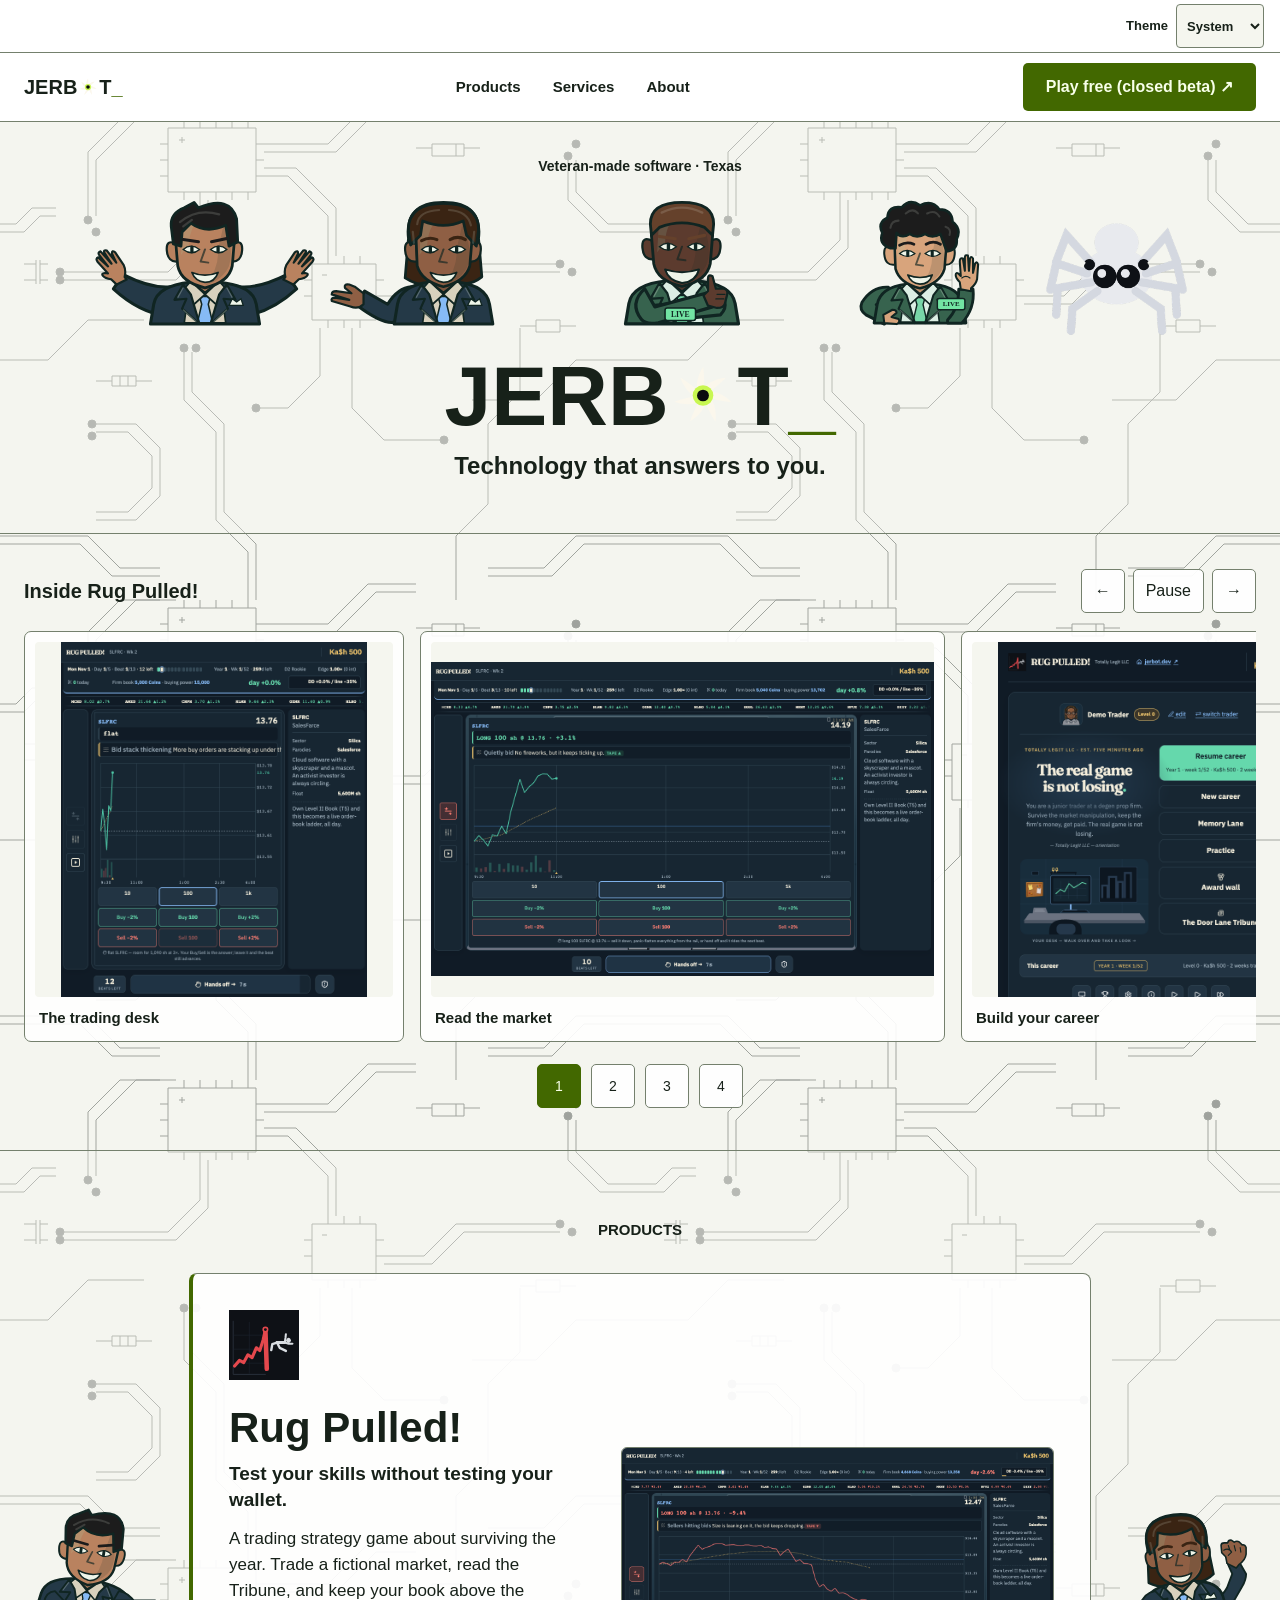
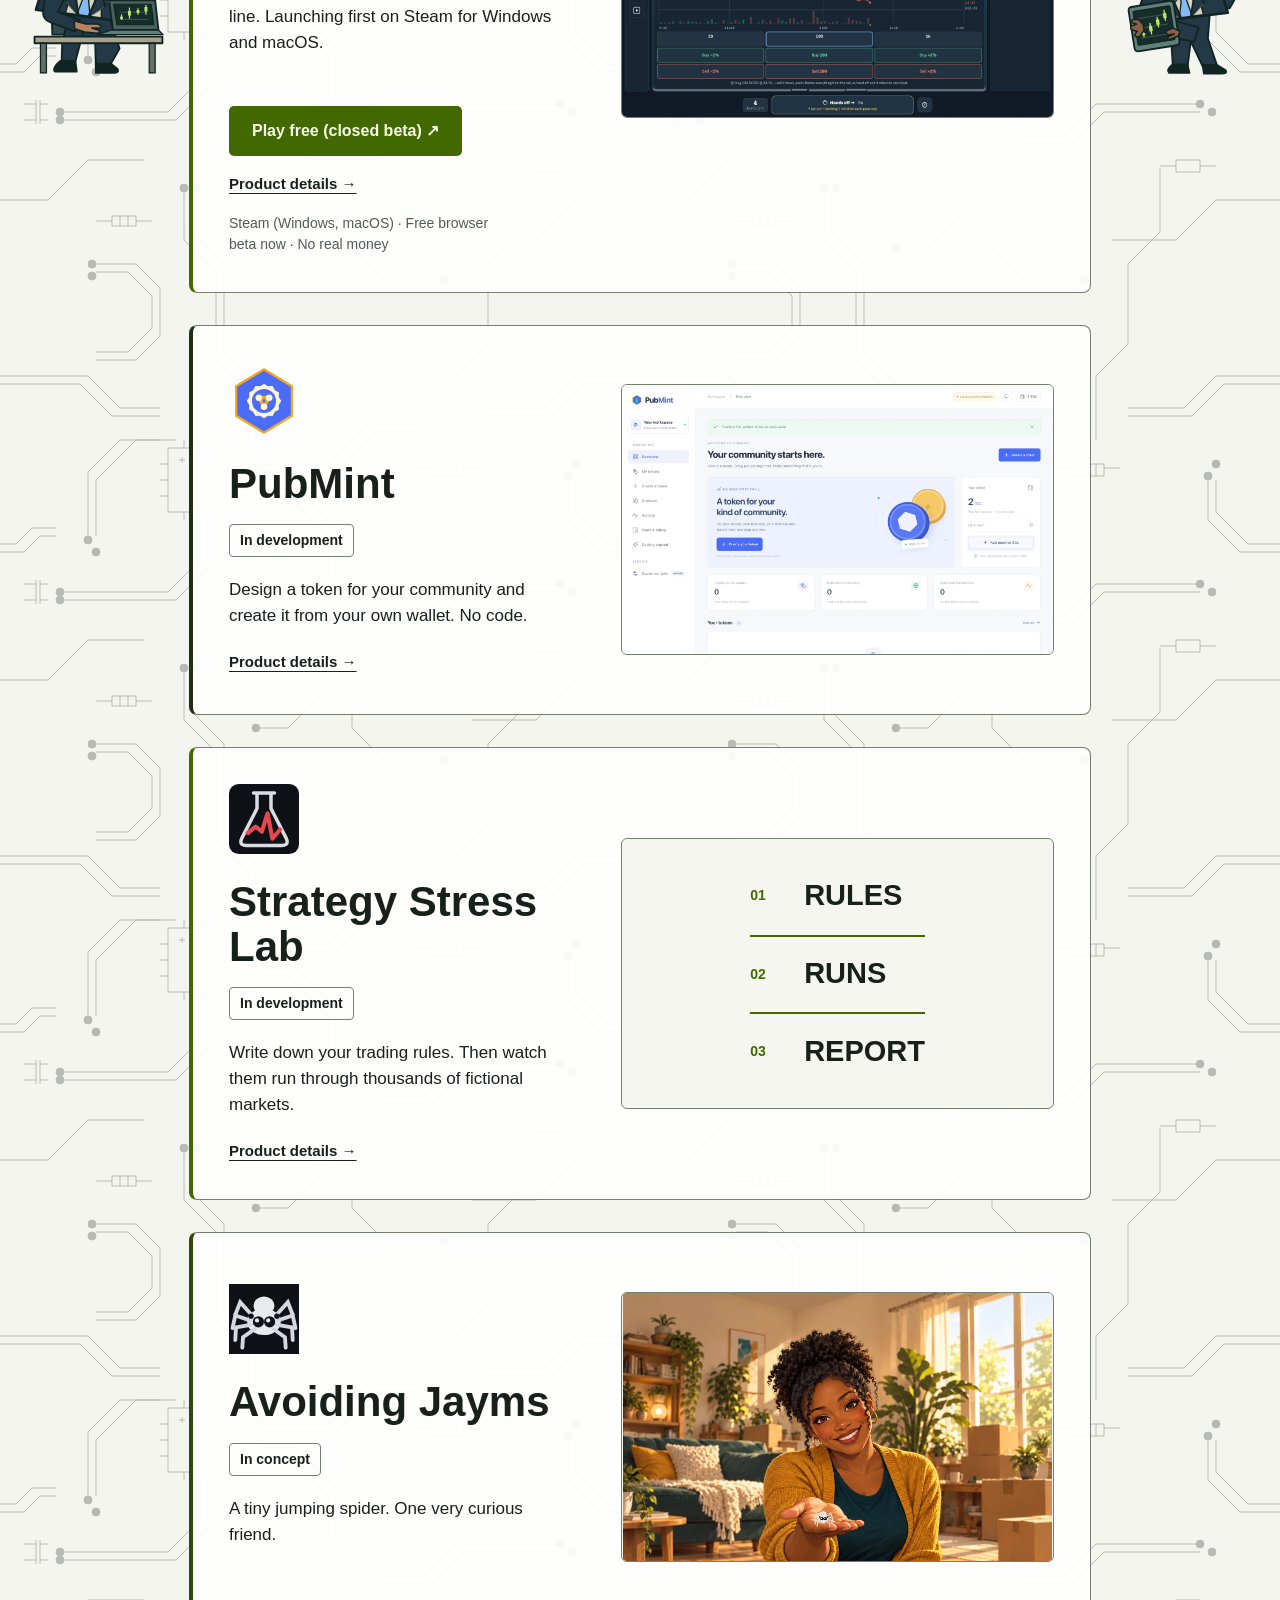
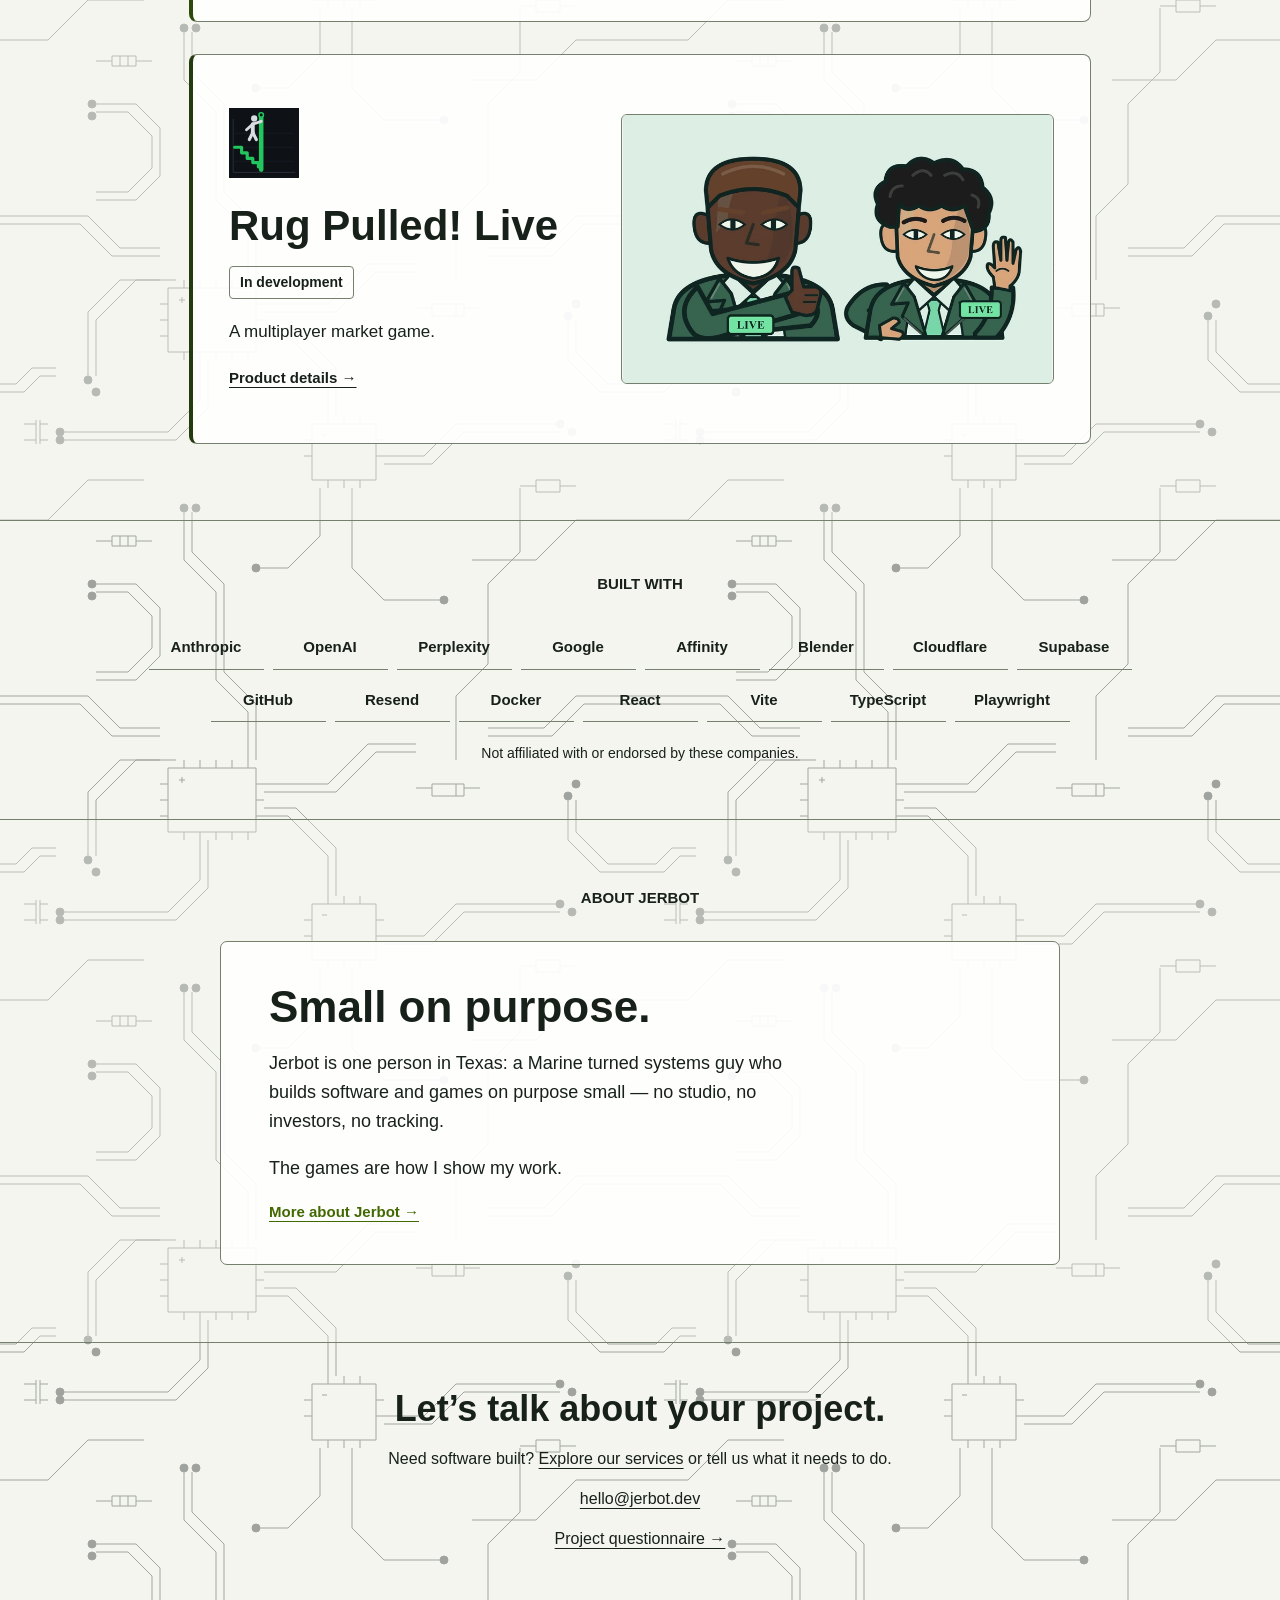
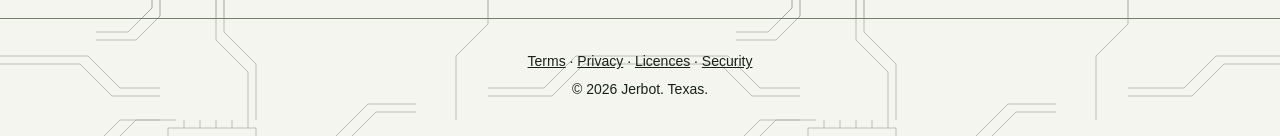
<file: index.html>
<!doctype html>
<html lang="en"><head>
<meta charset="utf-8"><meta name="viewport" content="width=device-width, initial-scale=1">
<title>Jerbot — Technology that answers to you.</title>
<meta name="description" content="Veteran-made software and browser games from Texas. Play Rug Pulled! free, and explore what's next from Jerbot.">
<link rel="canonical" href="https://jerbot.dev/">
<meta property="og:type" content="website"><meta property="og:site_name" content="Jerbot">
<meta property="og:title" content="Jerbot — Technology that answers to you.">
<meta property="og:description" content="Veteran-made software and browser games from Texas. Play Rug Pulled! free, and explore what's next from Jerbot.">
<meta property="og:url" content="https://jerbot.dev/">
<meta property="og:image" content="https://jerbot.dev/assets/social/jerbot-og.png"><meta property="og:image:width" content="1200"><meta property="og:image:height" content="630">
<meta name="twitter:card" content="summary_large_image"><meta name="twitter:title" content="Jerbot — Technology that answers to you.">
<meta name="twitter:description" content="Veteran-made software and browser games from Texas. Play Rug Pulled! free, and explore what's next from Jerbot.">
<meta name="twitter:image" content="https://jerbot.dev/assets/social/jerbot-og.png">
<link rel="icon" href="/favicon.svg" type="image/svg+xml"><link rel="icon" href="/favicon.ico" sizes="any"><link rel="apple-touch-icon" href="/apple-touch-icon.png">
<script src="/theme.js"></script><link rel="stylesheet" href="styles.css"><link rel="stylesheet" href="carousel.css"><link rel="stylesheet" href="home.css?v=20261014-cards"><script src="carousel.js" defer></script><script type="module" src="wishlist.mjs"></script><script type="module" src="product-marks.mjs"></script>
</head><body class="home">
<a class="skip-link" href="#products">Skip to products</a>
<header class="home-nav">
<a class="wordmark" href="#top" aria-label="Jerbot home">JERB<img class="wordmark-o" src="assets/brand/jerbot-mark-wordmark.svg" width="20" height="20" alt="">T<span>_</span></a>
<nav class="desktop-nav" aria-label="Primary navigation"><a href="#products">Products</a><a href="services.html">Services</a><a href="#about">About</a></nav>
<a class="play-link" href="https://rugpulled.jerbot.dev" target="_blank" rel="noopener noreferrer">Play free (closed beta) ↗</a>
<details class="mobile-nav"><summary aria-label="Navigation menu">Menu</summary><nav aria-label="Mobile navigation"><a href="#products">Products</a><a href="services.html">Services</a><a href="#about">About</a><a href="#contact">Contact</a></nav></details>
</header>
<main id="top">
<section class="cast-hero" aria-labelledby="hero-title"><p class="hero-kicker">Veteran-made software · Texas</p>
<div class="cast" role="img" aria-label="The Jerbot cast: two Rug Pulled traders, two Live friends, and a tiny jumping spider">
<img class="cast-trader-m cast-person" src="assets/cast/hero-trader-m.svg" width="220" height="140" alt=""><img class="cast-trader-f cast-person" src="assets/cast/hero-trader-f.svg" width="220" height="140" alt=""><img class="cast-friend-m cast-person" src="assets/cast/hero-friend-m.svg" width="220" height="140" alt=""><img class="cast-friend-f cast-person" src="assets/cast/hero-friend-f.svg" width="220" height="140" alt=""><img class="cast-spider" src="assets/cast/spider-edge-512.png" width="512" height="512" alt="">
</div><h1 id="hero-title" aria-label="JERBOT">JERB<img src="assets/brand/jerbot-mark-wordmark.svg" width="80" height="80" alt="O">T<span aria-hidden="true">_</span></h1><p class="tagline">Technology that answers to you.</p></section>
<section class="marquee site-carousel" aria-labelledby="screens-title"><div class="marquee-heading carousel-heading"><h2 id="screens-title">Inside Rug Pulled!</h2><div class="carousel-controls" hidden><button type="button" data-prev aria-label="Previous screenshot">←</button><button type="button" data-pause aria-pressed="false">Pause</button><button type="button" data-next aria-label="Next screenshot">→</button></div></div>
<div class="screen-track" tabindex="0" aria-label="Game screenshots; scroll to explore">
<figure><a href="assets/screens/desk-trading.png"><img src="assets/screens/desk-trading.png" width="716" height="828" alt="Rug Pulled trading desk, market chart and trade controls"></a><figcaption>The trading desk</figcaption></figure>
<figure><a href="assets/screens/chart-position-open.png"><img src="assets/screens/chart-position-open.png" width="1280" height="800" alt="An open position on the Rug Pulled market chart"></a><figcaption>Read the market</figcaption></figure>
<figure><a href="assets/screens/trader-management.png"><img src="assets/screens/trader-management.png" width="716" height="828" alt="Rug Pulled trader management and career selection"></a><figcaption>Build your career</figcaption></figure>
<figure><a href="assets/screens/tribune.png"><img src="assets/screens/tribune.png" width="1280" height="800" alt="The Tribune with company news and market context" loading="lazy"></a><figcaption>Read the Tribune</figcaption></figure>
</div><div class="carousel-dots" aria-label="Choose a screenshot" hidden><button type="button" data-slide="0" aria-label="Screenshot 1" aria-current="true">1</button><button type="button" data-slide="1" aria-label="Screenshot 2">2</button><button type="button" data-slide="2" aria-label="Screenshot 3">3</button><button type="button" data-slide="3" aria-label="Screenshot 4">4</button></div></section>
<section class="home-products" id="products" aria-labelledby="products-title"><h2 id="products-title" class="band-title">Products</h2>
<div class="product-row"><img class="edge edge-left" src="assets/cast/trader-flank-m-1x.svg?v=20261010-384bd03" srcset="assets/cast/trader-flank-m-1x.svg?v=20261010-384bd03 1x, assets/cast/trader-flank-m-2x.svg?v=20261010-384bd03 2x" width="220" height="300" alt="" loading="lazy">
<article class="home-card" id="rug-pulled"><div class="home-card-copy"><img class="product-mark" src="assets/brand/rug-pulled-icon.svg" width="80" height="80" alt="Rug Pulled chart and trader icon" loading="lazy"><h3>Rug Pulled!</h3><p class="card-tagline">Test your skills without testing your wallet.</p><p>A trading strategy game about surviving the year. Trade a fictional market, read the Tribune, and keep your book above the line. Launching first on Steam for Windows and macOS.</p></div><a class="card-art" href="rug-pulled.html"><img src="assets/screens/rug-pull.png" width="1280" height="800" alt="Rug Pulled market collapse during a trading day" loading="lazy"></a><div class="home-card-actions"><div class="wishlist-actions"><a class="play-link" href="https://rugpulled.jerbot.dev" target="_blank" rel="noopener noreferrer">Play free (closed beta) ↗</a><a class="wishlist-button" data-steam-wishlist hidden>Wishlist on Steam</a></div><a class="detail-link" href="rug-pulled.html">Product details →</a><p class="product-meta">Steam (Windows, macOS) · Free browser beta now · No real money</p></div></article>
<img class="edge edge-right" src="assets/cast/trader-flank-f-1x.svg?v=20261010-384bd03" srcset="assets/cast/trader-flank-f-1x.svg?v=20261010-384bd03 1x, assets/cast/trader-flank-f-2x.svg?v=20261010-384bd03 2x" width="220" height="300" alt="" loading="lazy"></div>
<div class="product-row"><article class="home-card" id="pubmint"><div class="home-card-copy"><img class="product-mark" src="assets/pubmint/brandmark.svg" width="80" height="80" alt="PubMint mark" loading="lazy"><h3>PubMint</h3><span class="product-status">In development</span><p>Design a token for your community and create it from your own wallet. No code.</p><a class="detail-link" href="/pubmint">Product details →</a></div><a class="card-art pubmint-art" href="/pubmint" aria-label="PubMint product details"><img class="pubmint-shot-light" src="assets/screens/pubmint/overview-light.webp" width="1600" height="1000" alt="PubMint Overview: Your community starts here" loading="lazy" decoding="async"><img class="pubmint-shot-dark" src="assets/screens/pubmint/overview-dark.webp" width="1600" height="1000" alt="PubMint Overview: Your community starts here" loading="lazy" decoding="async"></a></article></div>
<div class="product-row"><article class="home-card" id="stresslab"><div class="home-card-copy"><img class="product-mark" data-mark-src="assets/marks/stresslab.svg" width="80" height="80" alt="" hidden><h3>Strategy Stress Lab</h3><span class="product-status">In development</span><p>Write down your trading rules. Then watch them run through thousands of fictional markets.</p><a class="detail-link" href="/stresslab">Product details →</a></div><div class="card-art stresslab-art" aria-label="Strategy Stress Lab: rules, runs, report"><div><small>01</small><strong>RULES</strong></div><div><small>02</small><strong>RUNS</strong></div><div><small>03</small><strong>REPORT</strong></div></div></article></div>
<div class="product-row"><article class="home-card" id="avoiding-jayms"><div class="home-card-copy"><img class="product-mark" data-mark-src="assets/marks/avoiding-jayms.svg" width="80" height="80" alt="" hidden><h3>Avoiding Jayms</h3><span class="product-status">In concept</span><p>A tiny jumping spider. One very curious friend.</p></div><div class="card-art" role="img" aria-label="A curious woman gently holding a tiny jumping spider in a bright living room"><img src="assets/cards/avoiding-jayms-800x500.webp?v=20261010" srcset="assets/cards/avoiding-jayms-800x500.webp?v=20261010 800w, assets/cards/avoiding-jayms-1600x1000.webp?v=20261010 1600w" sizes="(min-width: 1280px) 500px, (min-width: 901px) 50vw, (min-width: 701px) calc(100vw - 100px), calc(100vw - 80px)" width="800" height="500" alt="" loading="lazy" decoding="async"></div></article></div>
<div class="product-row"><article class="home-card" id="rug-pulled-live"><div class="home-card-copy"><img class="product-mark" data-mark-src="assets/marks/rug-pulled-live.svg" width="80" height="80" alt="" hidden><h3>Rug Pulled! Live</h3><span class="product-status">In development</span><p>A multiplayer market game.</p><a class="detail-link" href="rug-pulled-live.html">Product details →</a></div><div class="card-art" role="img" aria-label="Two Rug Pulled! Live friends pose together with LIVE badges"><img src="assets/cards/rug-pulled-live-800x500.webp?v=20261010" srcset="assets/cards/rug-pulled-live-800x500.webp?v=20261010 800w, assets/cards/rug-pulled-live-1600x1000.webp?v=20261010 1600w" sizes="(min-width: 1280px) 500px, (min-width: 901px) 50vw, (min-width: 701px) calc(100vw - 100px), calc(100vw - 80px)" width="800" height="500" alt="" loading="lazy" decoding="async"></div></article></div>
</section>
<section class="built-with" aria-labelledby="built-title"><h2 id="built-title" class="band-title">Built with</h2><ul><li>Anthropic</li><li>OpenAI</li><li>Perplexity</li><li>Google</li><li>Affinity</li><li>Blender</li><li>Cloudflare</li><li>Supabase</li><li>GitHub</li><li>Resend</li><li>Docker</li><li>React</li><li>Vite</li><li>TypeScript</li><li>Playwright</li></ul><p>Not affiliated with or endorsed by these companies.</p></section>
<section class="home-about" id="about" aria-labelledby="about-title"><h2 id="about-title" class="band-title">About Jerbot</h2><div><h3>Small on purpose.</h3><p>Jerbot is one person in Texas: a Marine turned systems guy who builds software and games on purpose small — no studio, no investors, no tracking.</p><p>The games are how I show my work.</p><a class="detail-link" href="about.html">More about Jerbot →</a></div></section>
<section class="home-contact" id="contact"><h2>Let’s talk about your project.</h2><p>Need software built? <a href="services.html">Explore our services</a> or tell us what it needs to do.</p><a href="mailto:hello@jerbot.dev">hello@jerbot.dev</a><p><a href="/questionnaire">Project questionnaire →</a></p></section>
</main><footer class="home-footer"><p><a href="terms.html">Terms</a> · <a href="privacy.html">Privacy</a> · <a href="licenses.html">Licences</a> · <a href="security.html">Security</a></p><p>© 2026 Jerbot. Texas.</p></footer>
</body></html>
</file>
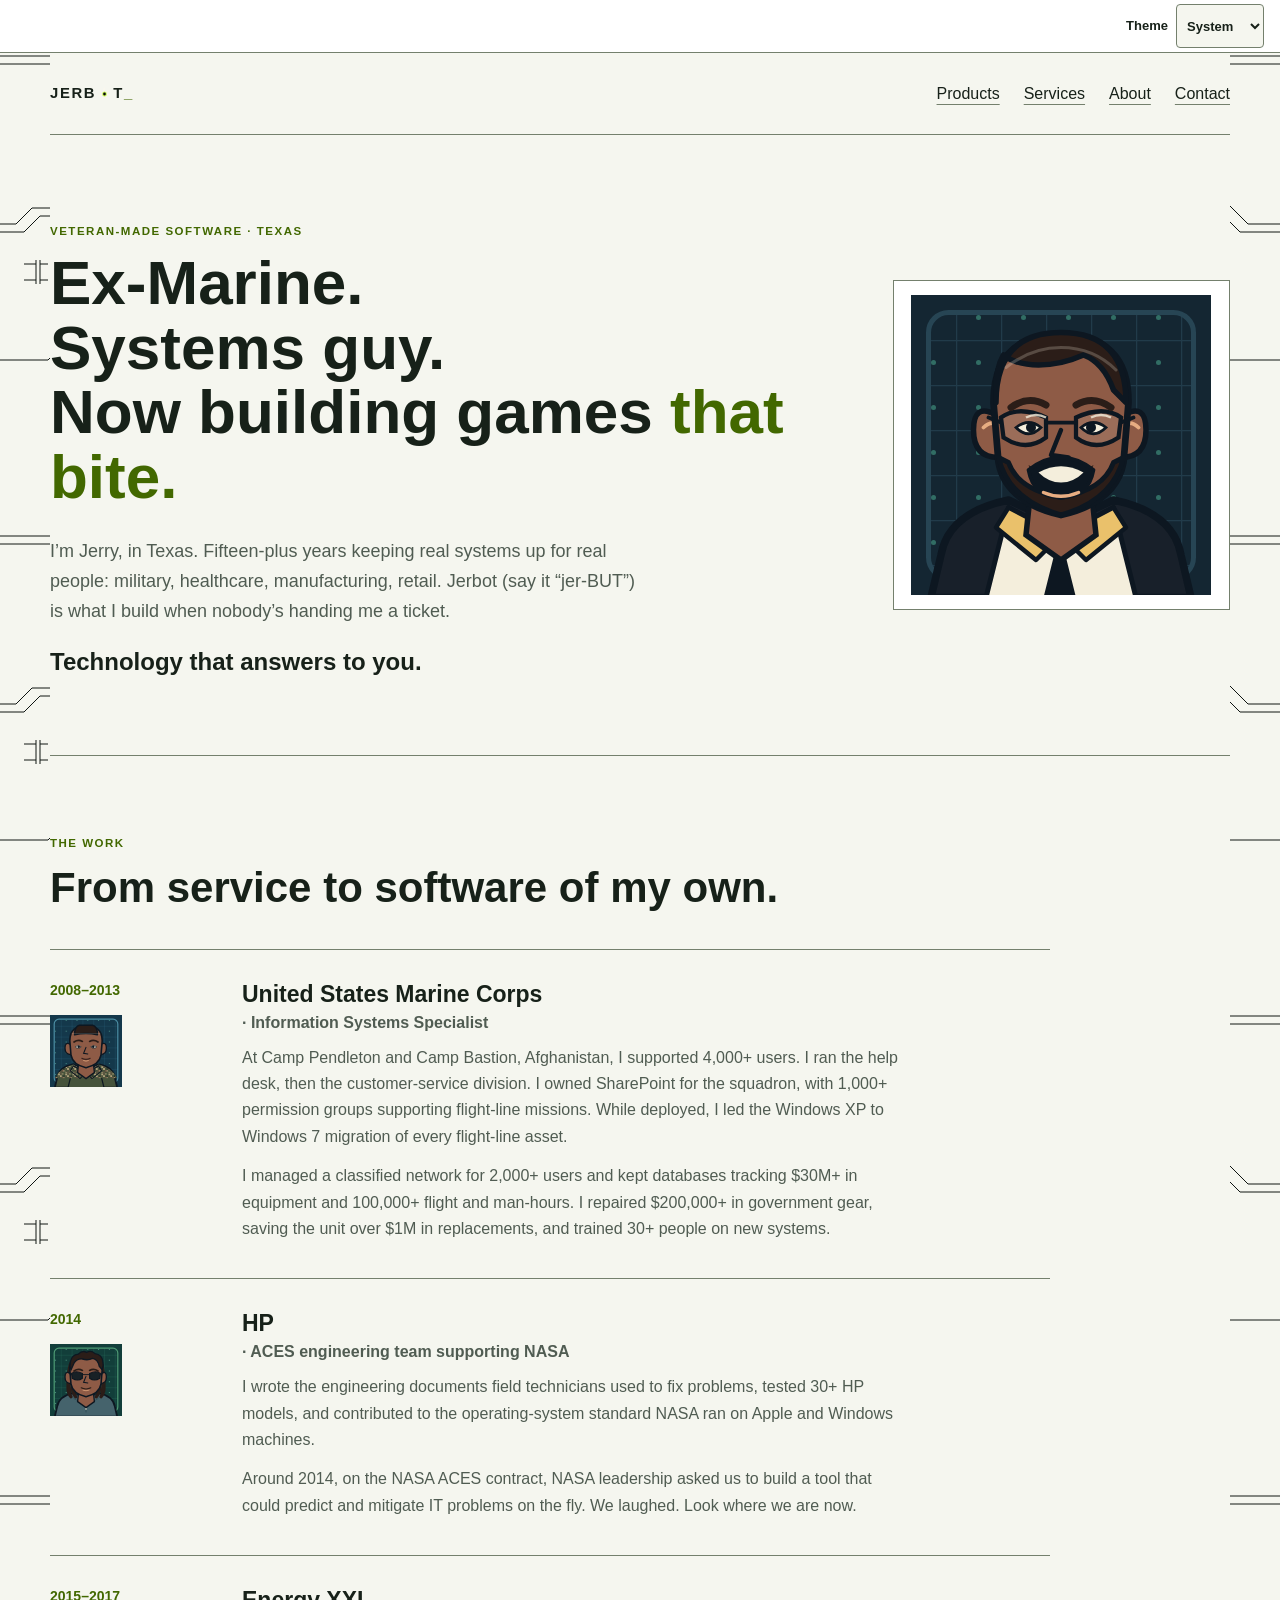
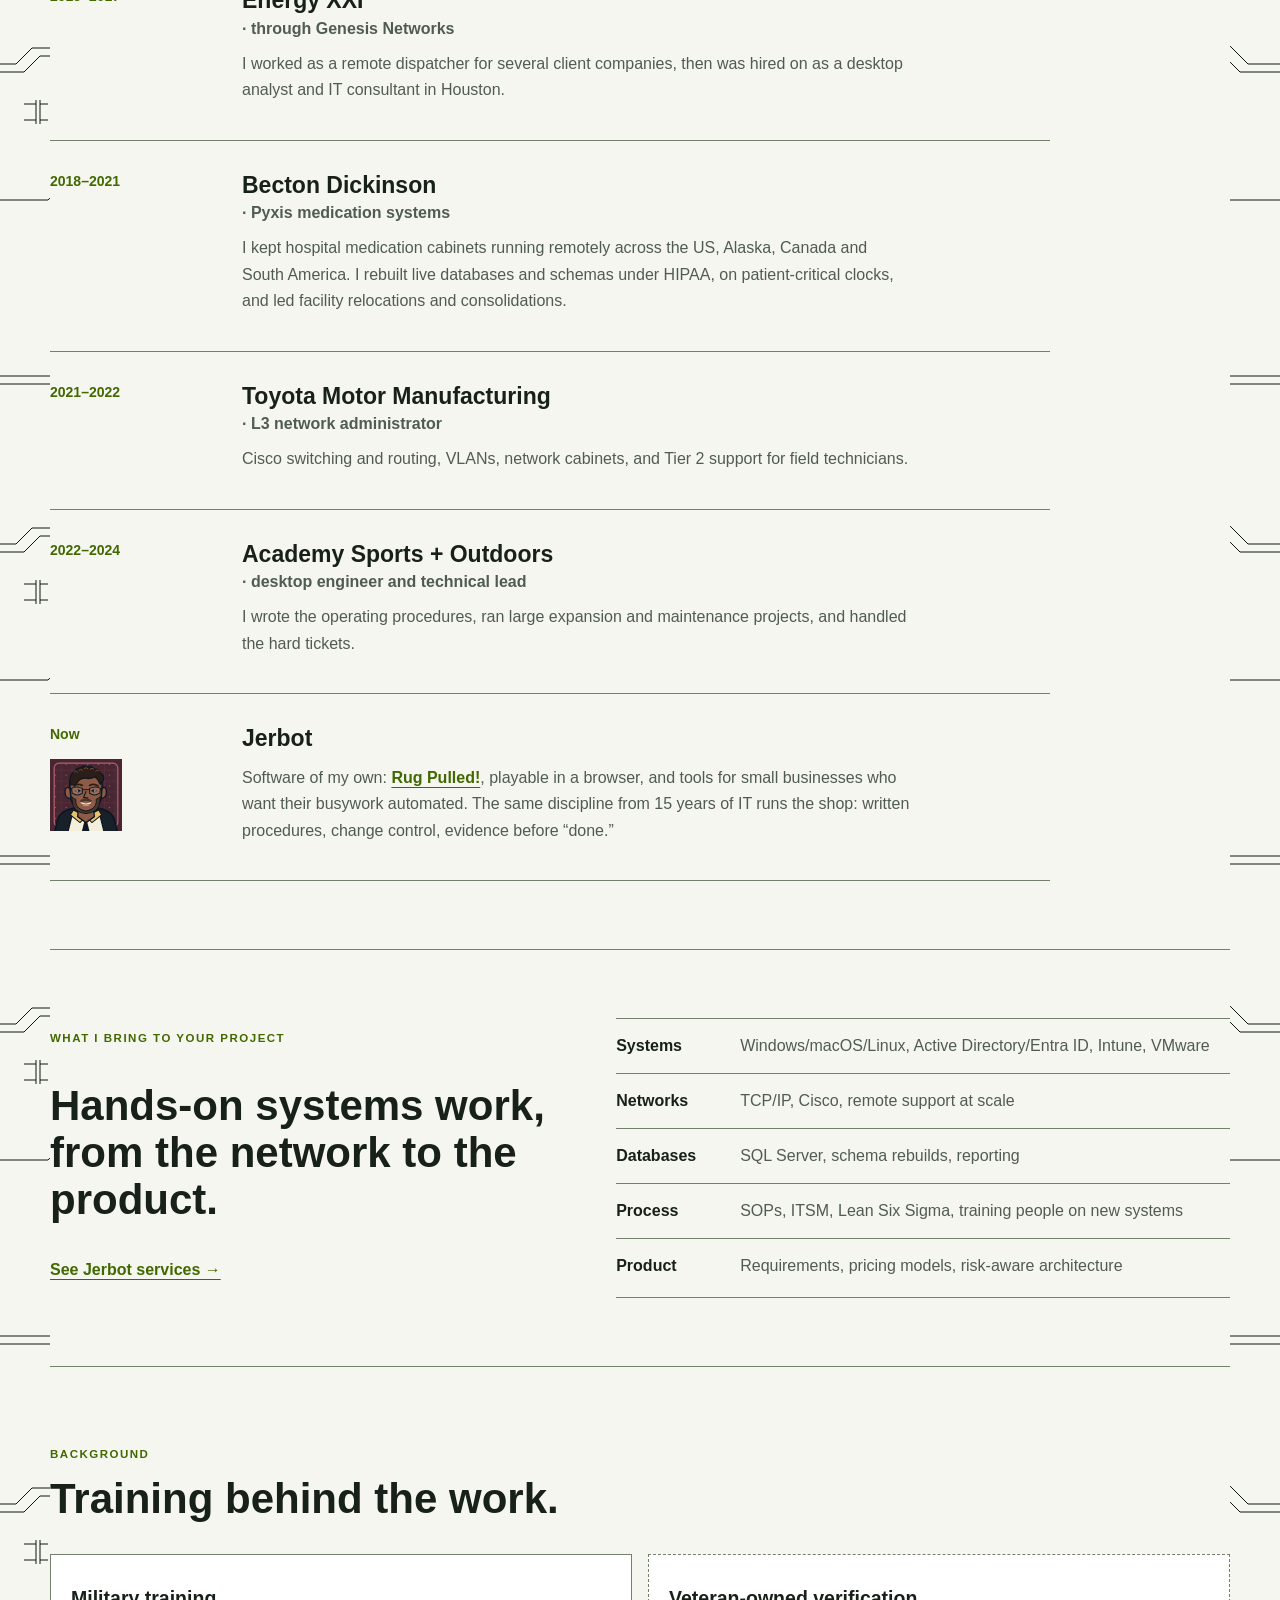
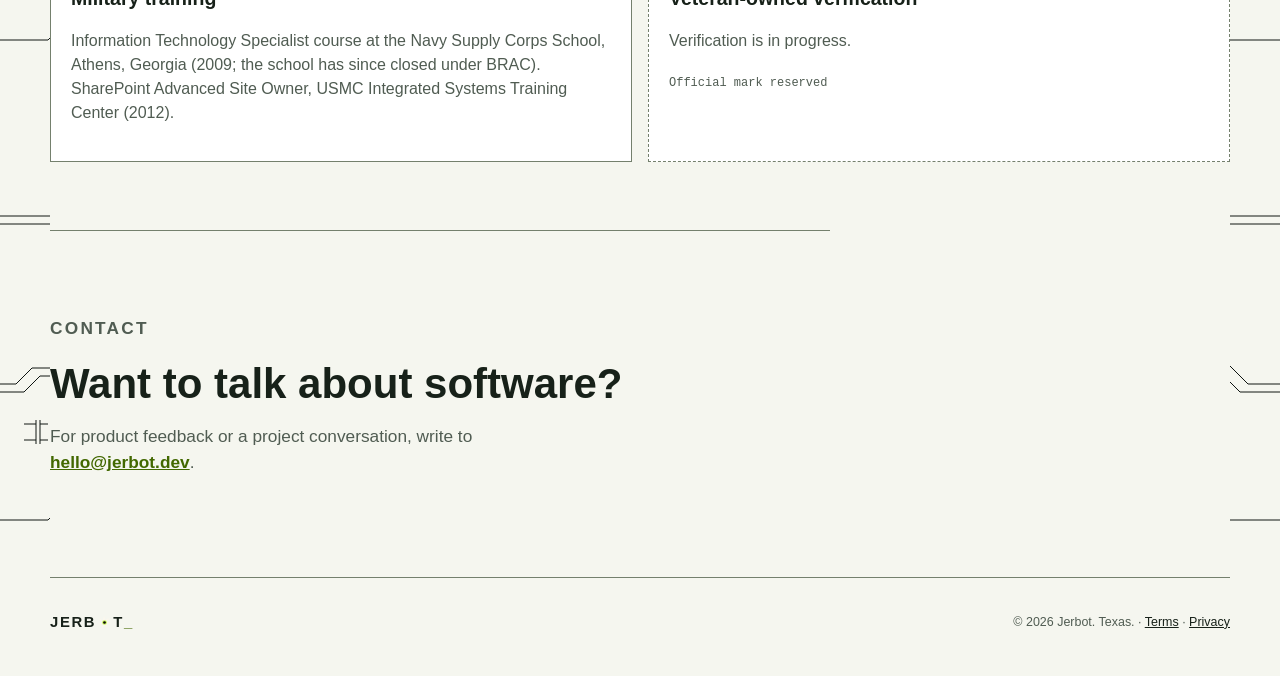
<file: about.html>
<!doctype html>
<html lang="en">
<head>
  <meta charset="utf-8">
  <meta name="viewport" content="width=device-width, initial-scale=1">
  <meta name="description" content="Meet Jerry, the Texas builder behind Jerbot: an ex-Marine with fifteen-plus years keeping military, healthcare, manufacturing and retail systems running.">
  <link rel="canonical" href="https://jerbot.dev/about">
  <meta property="og:type" content="website">
  <meta property="og:site_name" content="Jerbot">
  <meta property="og:title" content="About — Jerbot">
  <meta property="og:description" content="Meet Jerry, the Texas builder behind Jerbot: an ex-Marine with fifteen-plus years keeping military, healthcare, manufacturing and retail systems running.">
  <meta property="og:url" content="https://jerbot.dev/about">
  <meta name="twitter:card" content="summary_large_image">
  <meta name="twitter:title" content="About — Jerbot">
  <meta name="twitter:description" content="Meet Jerry, the Texas builder behind Jerbot: an ex-Marine with fifteen-plus years keeping real systems running.">
  <title>About — Jerbot</title>
  <script src="/theme.js"></script>
  <link rel="stylesheet" href="styles.css">
  <link rel="stylesheet" href="about.css">
  <link rel="icon" href="/favicon.svg" type="image/svg+xml">
  <link rel="icon" href="/favicon.ico" sizes="any">
  <link rel="apple-touch-icon" href="/apple-touch-icon.png">
  <meta property="og:image" content="https://jerbot.dev/assets/social/jerbot-og.png">
  <meta property="og:image:width" content="1200">
  <meta property="og:image:height" content="630">
  <meta name="twitter:image" content="https://jerbot.dev/assets/social/jerbot-og.png">
</head>
<body class="about-v2">
  <a class="skip-link" href="#about">Skip to about</a>
  <header class="site-header"><a class="wordmark" href="index.html" aria-label="Jerbot home">JERB<img class="wordmark-o" src="assets/brand/jerbot-mark-wordmark.svg" alt="" aria-hidden="true">T<span>_</span></a><nav aria-label="Primary navigation"><a href="index.html#products">Products</a><a href="services.html">Services</a><a href="about.html" aria-current="page">About</a><a href="index.html#contact">Contact</a></nav></header>
  <main id="about">
    <section class="about-hero" aria-labelledby="about-title">
      <div class="about-hero-copy">
        <p class="eyebrow">Veteran-made software · Texas</p>
        <h1 id="about-title">Ex-Marine.<br>Systems guy.<br>Now building games <em>that bite.</em></h1>
        <p>I’m Jerry, in Texas. Fifteen-plus years keeping real systems up for real people: military, healthcare, manufacturing, retail. Jerbot (say it “jer-BUT”) is what I build when nobody’s handing me a ticket.</p>
        <p class="tagline">Technology that answers to you.</p>
      </div>
      <div class="about-portrait"><img src="assets/portrait/founder-avatar-house-style.svg" alt="Illustration of Jerry Taylor, founder of Jerbot"></div>
    </section>

    <section class="about-arc" aria-labelledby="arc-title">
      <p class="eyebrow">The work</p>
      <h2 id="arc-title">From service to software of my own.</h2>
      <div class="about-timeline">
        <article class="about-entry">
          <div class="about-entry-lead"><p class="timeline-date">2008–2013</p><img src="assets/portrait/timeline-usmc.svg" alt="" loading="lazy"></div>
          <div><h3>United States Marine Corps <span>· Information Systems Specialist</span></h3><p>At Camp Pendleton and Camp Bastion, Afghanistan, I supported 4,000+ users. I ran the help desk, then the customer-service division. I owned SharePoint for the squadron, with 1,000+ permission groups supporting flight-line missions. While deployed, I led the Windows XP to Windows 7 migration of every flight-line asset.</p><p>I managed a classified network for 2,000+ users and kept databases tracking $30M+ in equipment and 100,000+ flight and man-hours. I repaired $200,000+ in government gear, saving the unit over $1M in replacements, and trained 30+ people on new systems.</p></div>
        </article>
        <article class="about-entry">
          <div class="about-entry-lead"><p class="timeline-date">2014</p><img src="assets/portrait/timeline-enterprise.svg" alt="" loading="lazy"></div>
          <div><h3>HP <span>· ACES engineering team supporting NASA</span></h3><p>I wrote the engineering documents field technicians used to fix problems, tested 30+ HP models, and contributed to the operating-system standard NASA ran on Apple and Windows machines.</p><p>Around 2014, on the NASA ACES contract, NASA leadership asked us to build a tool that could predict and mitigate IT problems on the fly. We laughed. Look where we are now.</p></div>
        </article>
        <article class="about-entry"><div class="about-entry-lead"><p class="timeline-date">2015–2017</p></div><div><h3>Energy XXI <span>· through Genesis Networks</span></h3><p>I worked as a remote dispatcher for several client companies, then was hired on as a desktop analyst and IT consultant in Houston.</p></div></article>
        <article class="about-entry"><div class="about-entry-lead"><p class="timeline-date">2018–2021</p></div><div><h3>Becton Dickinson <span>· Pyxis medication systems</span></h3><p>I kept hospital medication cabinets running remotely across the US, Alaska, Canada and South America. I rebuilt live databases and schemas under HIPAA, on patient-critical clocks, and led facility relocations and consolidations.</p></div></article>
        <article class="about-entry"><div class="about-entry-lead"><p class="timeline-date">2021–2022</p></div><div><h3>Toyota Motor Manufacturing <span>· L3 network administrator</span></h3><p>Cisco switching and routing, VLANs, network cabinets, and Tier 2 support for field technicians.</p></div></article>
        <article class="about-entry"><div class="about-entry-lead"><p class="timeline-date">2022–2024</p></div><div><h3>Academy Sports + Outdoors <span>· desktop engineer and technical lead</span></h3><p>I wrote the operating procedures, ran large expansion and maintenance projects, and handled the hard tickets.</p></div></article>
        <article class="about-entry"><div class="about-entry-lead"><p class="timeline-date">Now</p><img src="assets/portrait/timeline-founder.svg" alt="" loading="lazy"></div><div><h3>Jerbot</h3><p>Software of my own: <a href="rug-pulled.html">Rug Pulled!</a>, playable in a browser, and tools for small businesses who want their busywork automated. The same discipline from 15 years of IT runs the shop: written procedures, change control, evidence before “done.”</p></div></article>
      </div>
    </section>

    <section class="about-skills" aria-labelledby="skills-title">
      <div><p class="eyebrow">What I bring to your project</p><h2 id="skills-title">Hands-on systems work, from the network to the product.</h2><p><a class="about-service-link" href="services.html">See Jerbot services →</a></p></div>
      <ul>
        <li><strong>Systems</strong><span>Windows/macOS/Linux, Active Directory/Entra ID, Intune, VMware</span></li>
        <li><strong>Networks</strong><span>TCP/IP, Cisco, remote support at scale</span></li>
        <li><strong>Databases</strong><span>SQL Server, schema rebuilds, reporting</span></li>
        <li><strong>Process</strong><span>SOPs, ITSM, Lean Six Sigma, training people on new systems</span></li>
        <li><strong>Product</strong><span>Requirements, pricing models, risk-aware architecture</span></li>
      </ul>
    </section>

    <section class="credentials" aria-labelledby="credentials-title">
      <p class="eyebrow">Background</p><h2 id="credentials-title">Training behind the work.</h2>
      <div class="credentials-grid">
        <article><h3>Military training</h3><p>Information Technology Specialist course at the Navy Supply Corps School, Athens, Georgia (2009; the school has since closed under BRAC). SharePoint Advanced Site Owner, USMC Integrated Systems Training Center (2012).</p></article>
        <article class="veteran-logo-slot"><h3>Veteran-owned verification</h3><p>Verification is in progress.</p><span>Official mark reserved</span></article>
      </div>
    </section>
    <section class="about-contact"><p class="eyebrow">Contact</p><h2>Want to talk about software?</h2><p>For product feedback or a project conversation, write to <a href="mailto:hello@jerbot.dev">hello@jerbot.dev</a>.</p></section>
  </main>
  <footer><a class="wordmark" href="index.html" aria-label="Jerbot home">JERB<img class="wordmark-o" src="assets/brand/jerbot-mark-wordmark.svg" alt="" aria-hidden="true">T<span>_</span></a><p>© 2026 Jerbot. Texas. · <a href="terms.html">Terms</a> · <a href="privacy.html">Privacy</a></p></footer>
</body>
</html>
</file>
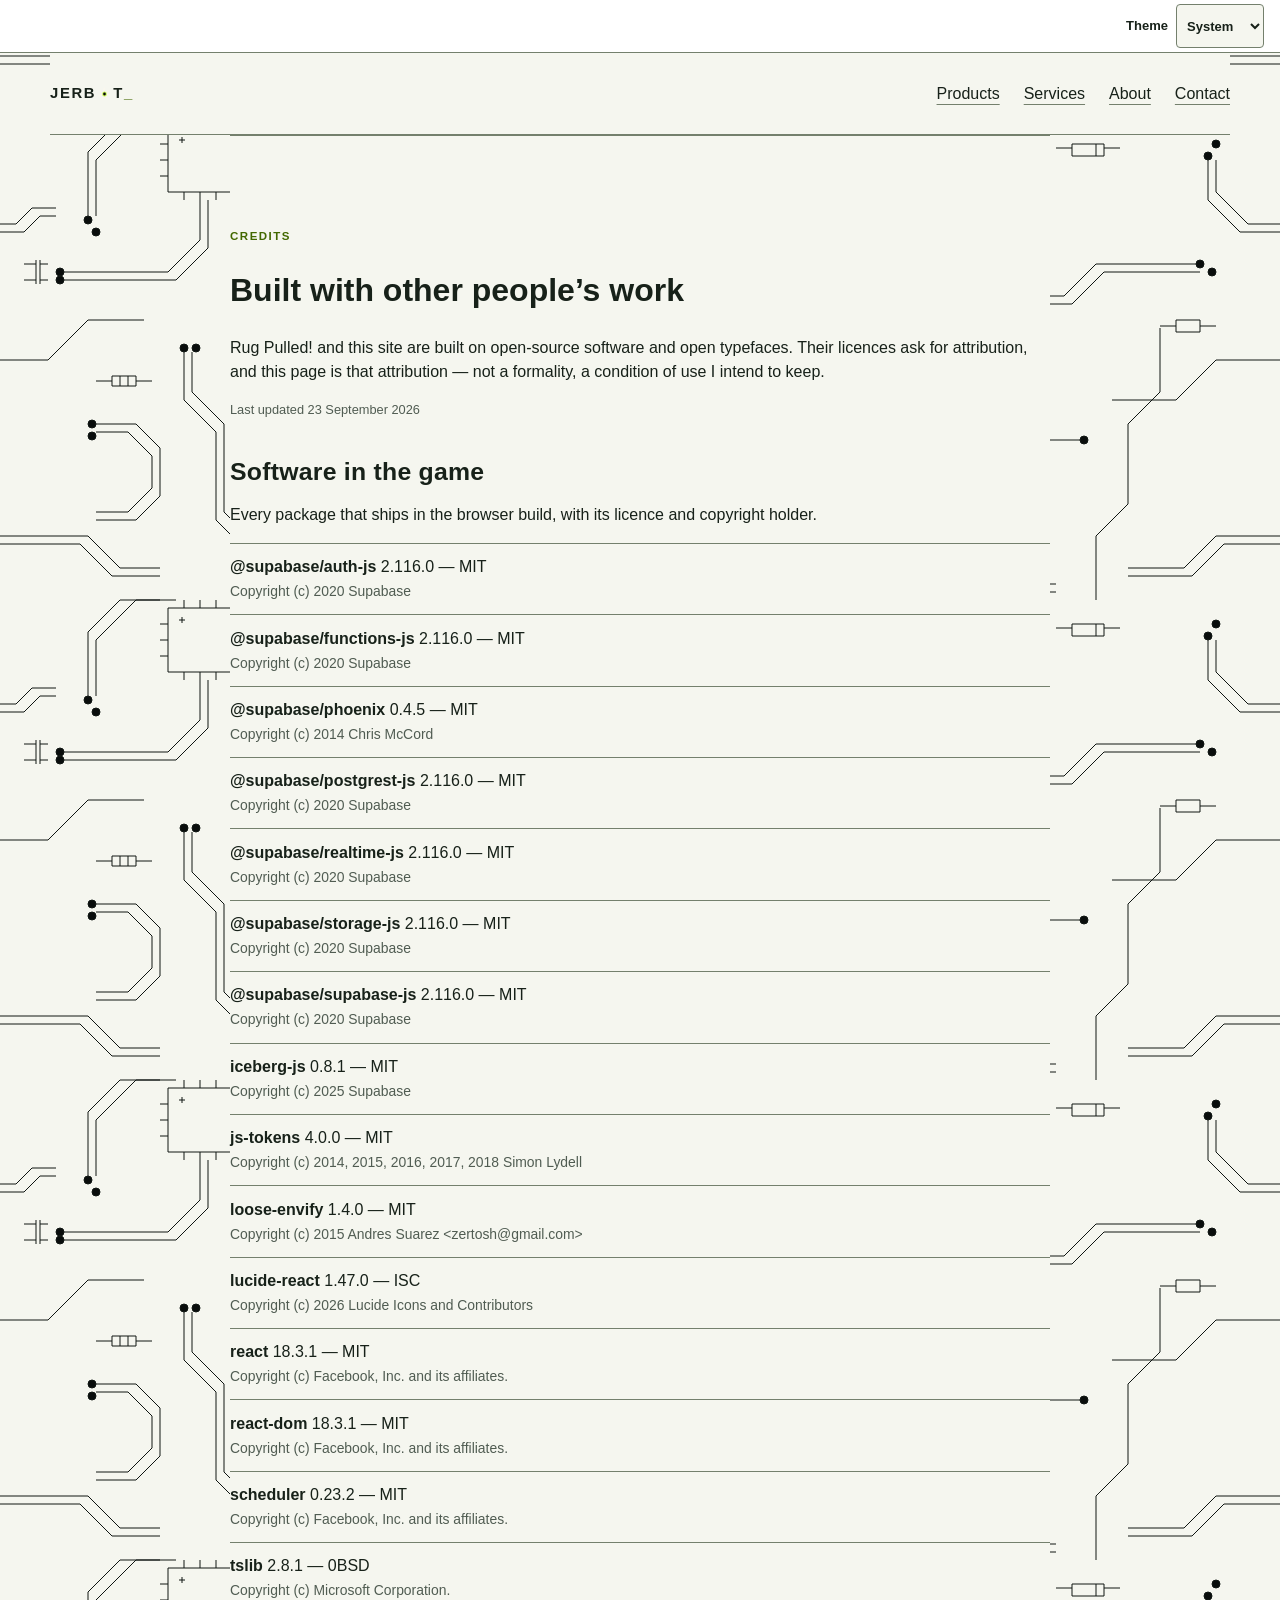
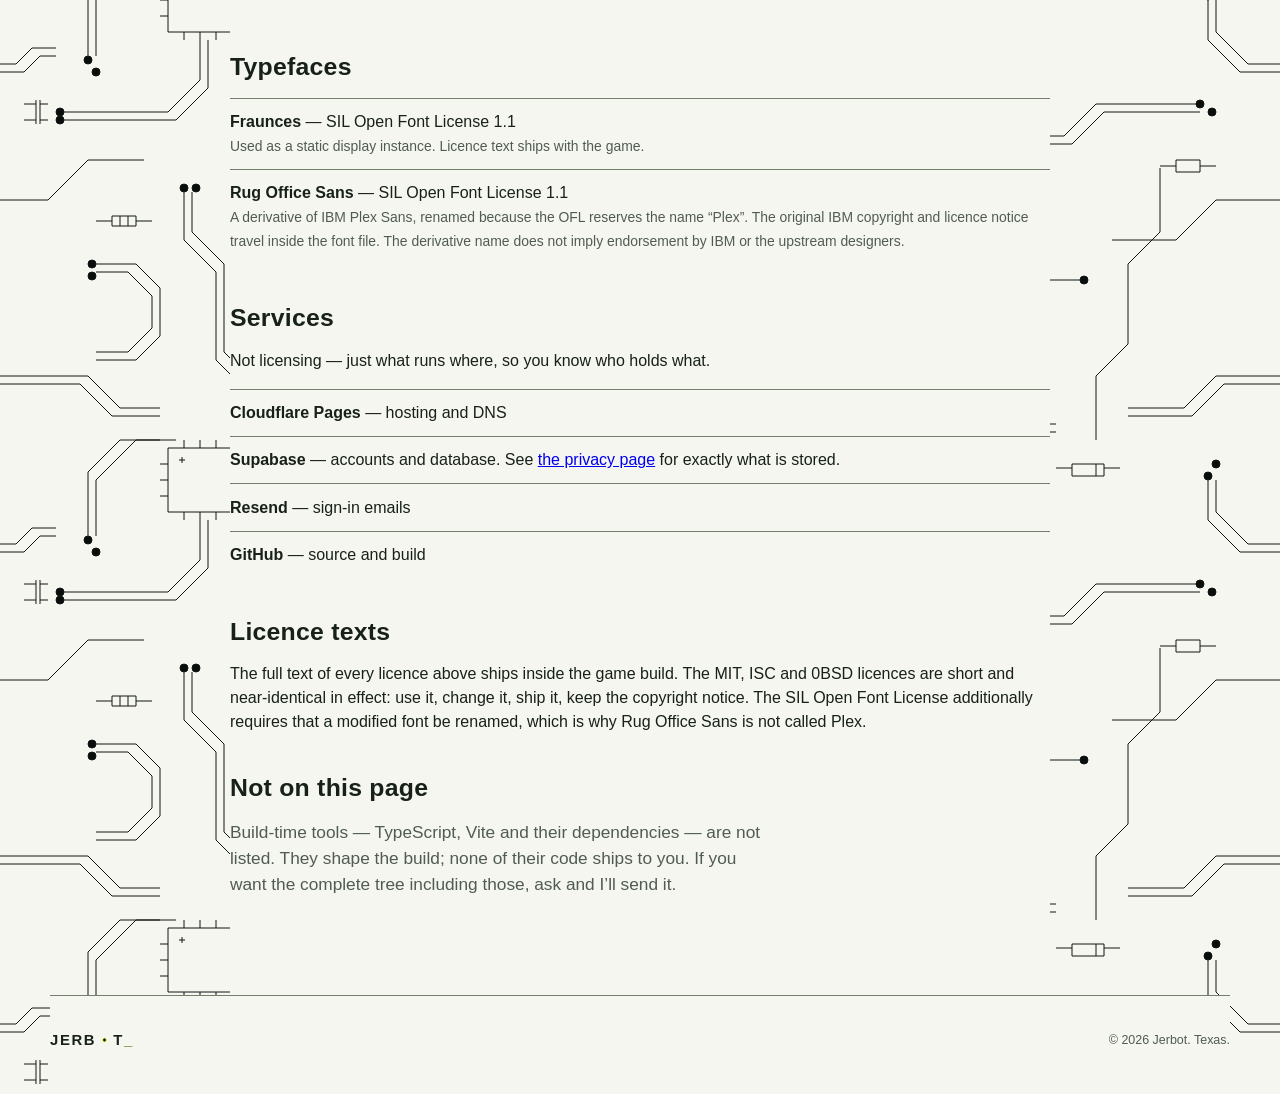
<file: licenses.html>
<!doctype html><html lang="en"><head><meta charset="utf-8">
<meta name="viewport" content="width=device-width,initial-scale=1">
<meta name="description" content="The open-source software and typefaces Jerbot's products are built with, and their licences.">
<link rel="canonical" href="https://jerbot.dev/licenses">
<meta property="og:type" content="website"><meta property="og:site_name" content="Jerbot"><meta property="og:title" content="Licences &amp; credits — Jerbot">
<meta property="og:description" content="The open-source software and typefaces Jerbot's products are built with, and their licences.">
<meta property="og:url" content="https://jerbot.dev/licenses">
<meta name="twitter:card" content="summary_large_image">
<meta name="twitter:title" content="Licences &amp; credits — Jerbot">
<meta name="twitter:description" content="The open-source software and typefaces Jerbot's products are built with, and their licences.">
<link rel="icon" href="/favicon.svg" type="image/svg+xml"><link rel="icon" href="/favicon.ico" sizes="any">
<link rel="apple-touch-icon" href="/apple-touch-icon.png">
<meta property="og:image" content="https://jerbot.dev/assets/social/jerbot-og.png">
<meta property="og:image:width" content="1200"><meta property="og:image:height" content="630">
<meta name="twitter:image" content="https://jerbot.dev/assets/social/jerbot-og.png">
<title>Licences &amp; credits — Jerbot</title><script src="/theme.js"></script><link rel="stylesheet" href="styles.css"></head>
<body>
<header class="site-header"><a class="wordmark" href="index.html" aria-label="Jerbot home">JERB<img class="wordmark-o" src="assets/brand/jerbot-mark-wordmark.svg" alt="" aria-hidden="true">T<span>_</span></a><nav aria-label="Primary navigation"><a href="index.html#products">Products</a><a href="services.html">Services</a><a href="about.html">About</a><a href="index.html#contact">Contact</a></nav></header>
<main class="statement">
<p class="eyebrow">Credits</p>
<h1>Built with other people&rsquo;s work</h1>

<p>Rug Pulled! and this site are built on open-source software and open
typefaces. Their licences ask for attribution, and this page is that
attribution &mdash; not a formality, a condition of use I intend to keep.</p>

<p class="card-meta">Last updated 23 September 2026</p>

<h2 class="fine-print-title">Software in the game</h2>
<p class="signing-note">Every package that ships in the browser build, with its licence and copyright holder.</p>
<ul class="licence-list"><li><strong>@supabase/auth-js</strong> 2.116.0 &mdash; MIT<br><span class="muted-line">Copyright (c) 2020 Supabase</span></li><li><strong>@supabase/functions-js</strong> 2.116.0 &mdash; MIT<br><span class="muted-line">Copyright (c) 2020 Supabase</span></li><li><strong>@supabase/phoenix</strong> 0.4.5 &mdash; MIT<br><span class="muted-line">Copyright (c) 2014 Chris McCord</span></li><li><strong>@supabase/postgrest-js</strong> 2.116.0 &mdash; MIT<br><span class="muted-line">Copyright (c) 2020 Supabase</span></li><li><strong>@supabase/realtime-js</strong> 2.116.0 &mdash; MIT<br><span class="muted-line">Copyright (c) 2020 Supabase</span></li><li><strong>@supabase/storage-js</strong> 2.116.0 &mdash; MIT<br><span class="muted-line">Copyright (c) 2020 Supabase</span></li><li><strong>@supabase/supabase-js</strong> 2.116.0 &mdash; MIT<br><span class="muted-line">Copyright (c) 2020 Supabase</span></li><li><strong>iceberg-js</strong> 0.8.1 &mdash; MIT<br><span class="muted-line">Copyright (c) 2025 Supabase</span></li><li><strong>js-tokens</strong> 4.0.0 &mdash; MIT<br><span class="muted-line">Copyright (c) 2014, 2015, 2016, 2017, 2018 Simon Lydell</span></li><li><strong>loose-envify</strong> 1.4.0 &mdash; MIT<br><span class="muted-line">Copyright (c) 2015 Andres Suarez &lt;zertosh@gmail.com&gt;</span></li><li><strong>lucide-react</strong> 1.47.0 &mdash; ISC<br><span class="muted-line">Copyright (c) 2026 Lucide Icons and Contributors</span></li><li><strong>react</strong> 18.3.1 &mdash; MIT<br><span class="muted-line">Copyright (c) Facebook, Inc. and its affiliates.</span></li><li><strong>react-dom</strong> 18.3.1 &mdash; MIT<br><span class="muted-line">Copyright (c) Facebook, Inc. and its affiliates.</span></li><li><strong>scheduler</strong> 0.23.2 &mdash; MIT<br><span class="muted-line">Copyright (c) Facebook, Inc. and its affiliates.</span></li><li><strong>tslib</strong> 2.8.1 &mdash; 0BSD<br><span class="muted-line">Copyright (c) Microsoft Corporation.</span></li></ul>

<h2 class="fine-print-title">Typefaces</h2>
<ul class="licence-list">
<li><strong>Fraunces</strong> &mdash; SIL Open Font License 1.1<br>
<span class="muted-line">Used as a static display instance. Licence text ships with the game.</span></li>
<li><strong>Rug Office Sans</strong> &mdash; SIL Open Font License 1.1<br>
<span class="muted-line">A derivative of IBM Plex Sans, renamed because the OFL reserves the name &ldquo;Plex&rdquo;. The original IBM copyright and licence notice travel inside the font file. The derivative name does not imply endorsement by IBM or the upstream designers.</span></li>
</ul>

<h2 class="fine-print-title">Services</h2>
<p class="signing-note">Not licensing &mdash; just what runs where, so you know who holds what.</p>
<ul class="licence-list">
<li><strong>Cloudflare Pages</strong> &mdash; hosting and DNS</li>
<li><strong>Supabase</strong> &mdash; accounts and database. See <a href="privacy.html">the privacy page</a> for exactly what is stored.</li>
<li><strong>Resend</strong> &mdash; sign-in emails</li>
<li><strong>GitHub</strong> &mdash; source and build</li>
</ul>

<h2 class="fine-print-title">Licence texts</h2>
<p>The full text of every licence above ships inside the game build. The MIT,
ISC and 0BSD licences are short and near-identical in effect: use it, change
it, ship it, keep the copyright notice. The SIL Open Font License additionally
requires that a modified font be renamed, which is why Rug Office Sans is not
called Plex.</p>

<h2 class="fine-print-title">Not on this page</h2>
<p>Build-time tools &mdash; TypeScript, Vite and their dependencies &mdash; are
not listed. They shape the build; none of their code ships to you. If you want
the complete tree including those, ask and I&rsquo;ll send it.</p>
</main>
<footer><a class="wordmark" href="index.html" aria-label="Jerbot home">JERB<img class="wordmark-o" src="assets/brand/jerbot-mark-wordmark.svg" alt="" aria-hidden="true">T<span>_</span></a><p>© 2026 Jerbot. Texas.</p></footer>
</body></html>
</file>
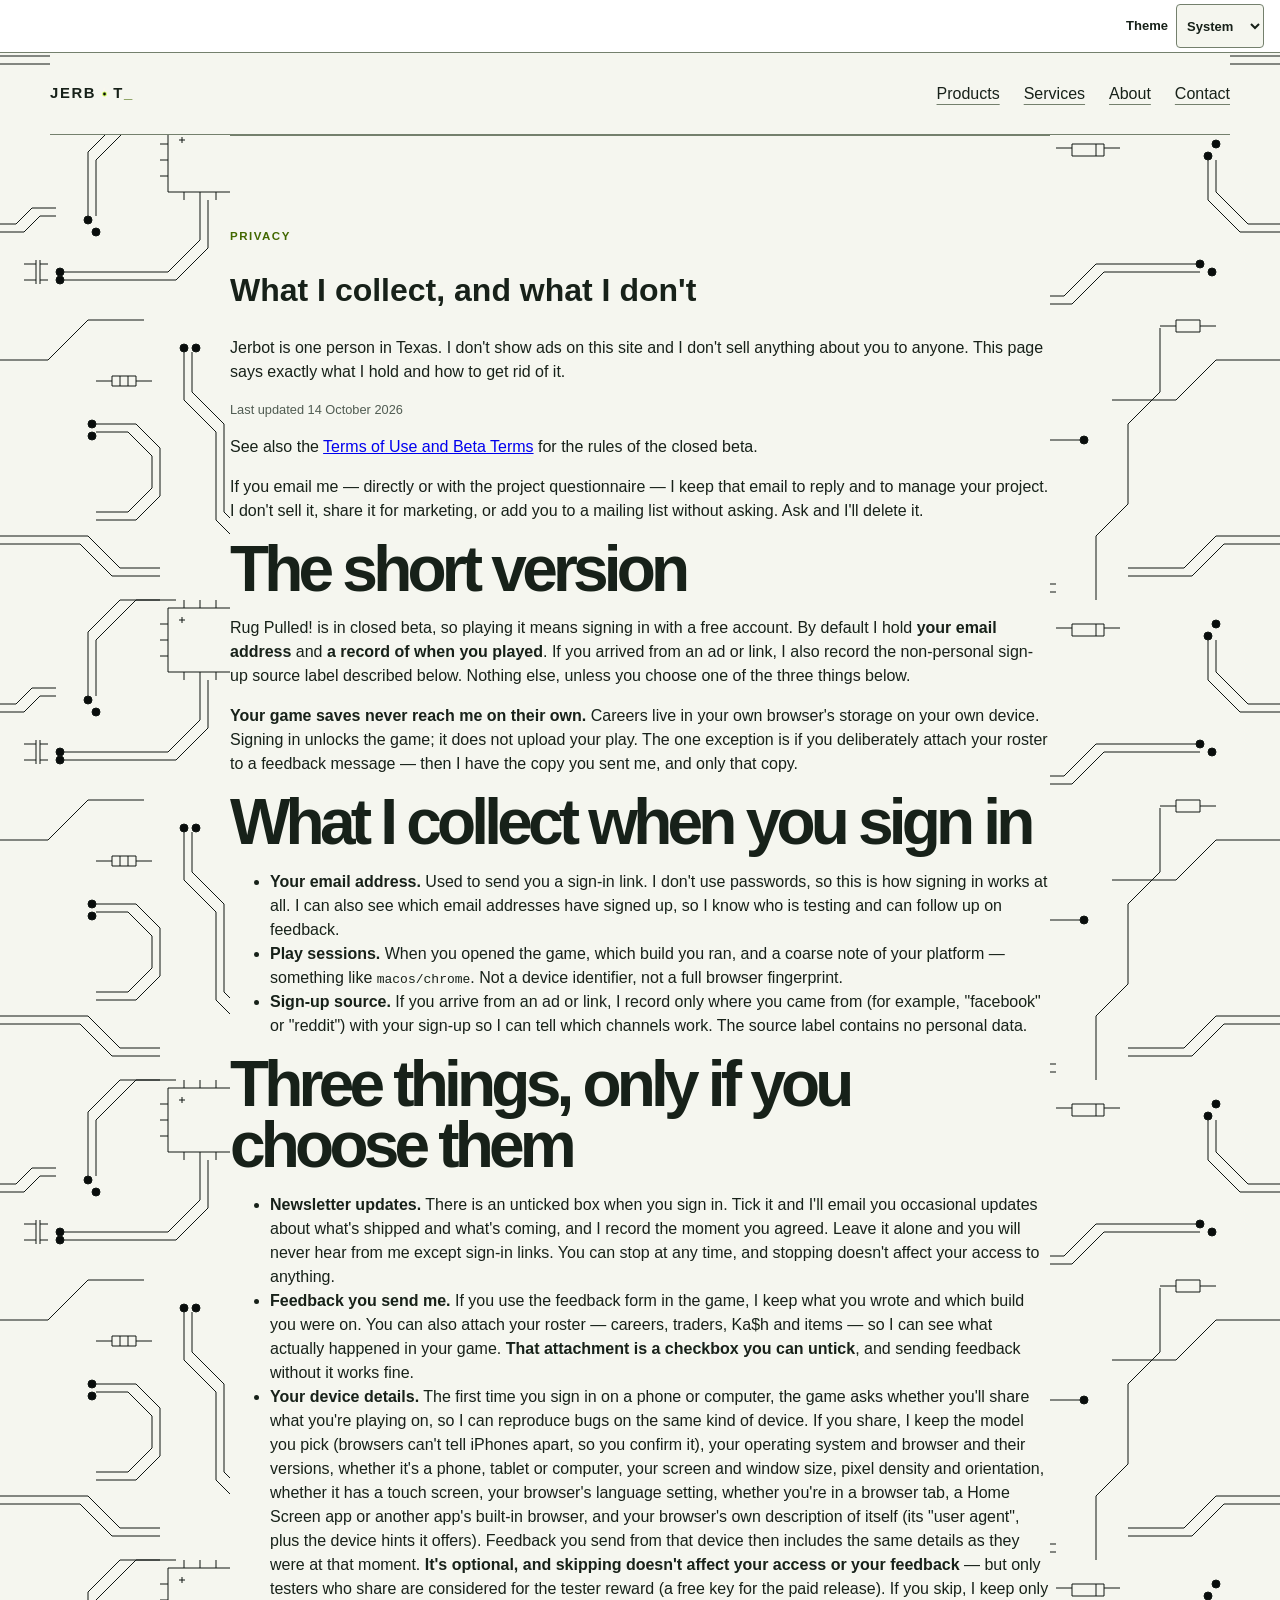
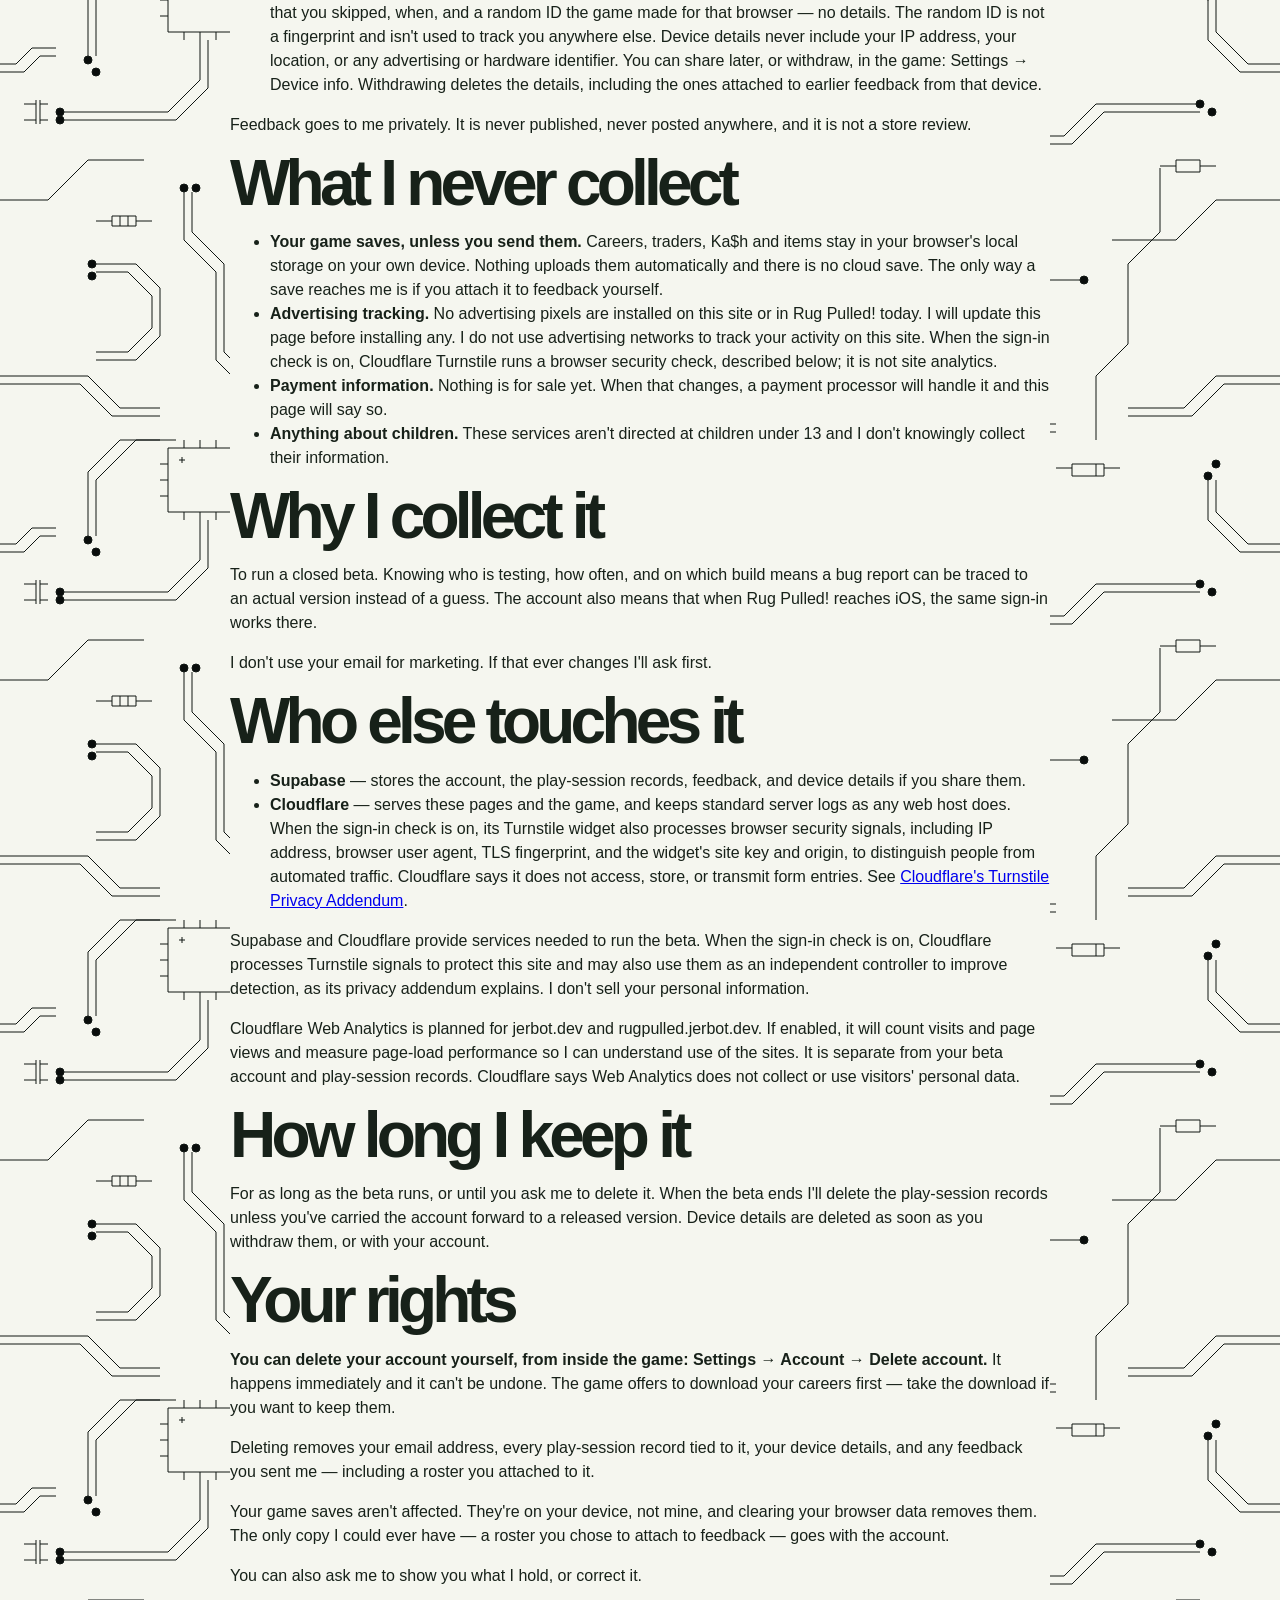
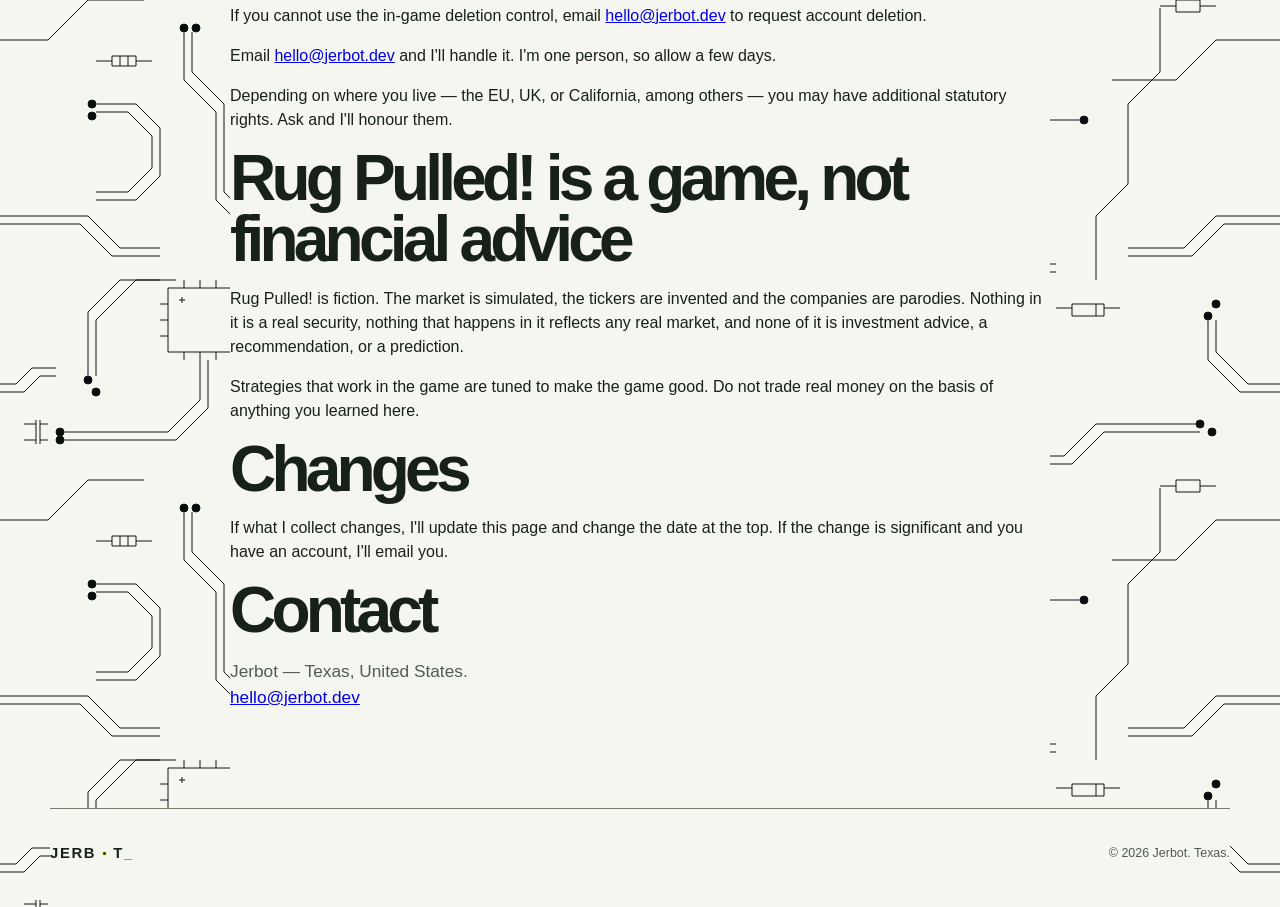
<file: privacy.html>
<!doctype html>
<html lang="en">
<head>
<meta charset="utf-8">
<meta name="viewport" content="width=device-width,initial-scale=1">
<title>Privacy — Jerbot</title>
<meta name="description" content="What Jerbot collects, why, and how to get it deleted.">
<meta property="og:type" content="website">
<meta property="og:title" content="Privacy — Jerbot">
<meta property="og:description" content="What Jerbot collects, why, and how to get it deleted.">
<meta property="og:url" content="https://jerbot.dev/privacy">
<link rel="canonical" href="https://jerbot.dev/privacy">
<script src="/theme.js"></script>
<link rel="stylesheet" href="styles.css">

  <link rel="icon" href="/favicon.svg" type="image/svg+xml">
  <link rel="icon" href="/favicon.ico" sizes="any">
  <link rel="apple-touch-icon" href="/apple-touch-icon.png">
  <meta property="og:image" content="https://jerbot.dev/assets/social/jerbot-og.png">
  <meta property="og:image:width" content="1200">
  <meta property="og:image:height" content="630">
  <meta name="twitter:image" content="https://jerbot.dev/assets/social/jerbot-og.png">
</head>
<body>
<header class="site-header"><a class="wordmark" href="index.html" aria-label="Jerbot home">JERB<img class="wordmark-o" src="assets/brand/jerbot-mark-wordmark.svg" alt="" aria-hidden="true">T<span>_</span></a><nav aria-label="Primary navigation"><a href="index.html#products">Products</a><a href="services.html">Services</a><a href="about.html">About</a><a href="index.html#contact">Contact</a></nav></header>
<main class="statement">

<p class="eyebrow">Privacy</p>

<h1>What I collect, and what I don't</h1>

<p>Jerbot is one person in Texas. I don't show ads on this site and I don't
sell anything about you to anyone. This page says exactly what I hold and how
to get rid of it.</p>

<p class="card-meta">Last updated 14 October 2026</p>

<p>See also the <a href="terms.html">Terms of Use and Beta Terms</a> for the rules of the closed beta.</p>

<p>If you email me — directly or with the project questionnaire — I keep that email to reply and to manage your project. I don't sell it, share it for marketing, or add you to a mailing list without asking. Ask and I'll delete it.</p>

<h2>The short version</h2>

<p>Rug Pulled! is in closed beta, so playing it means signing in with a free
account. By default I hold <strong>your email address</strong> and <strong>a
record of when you played</strong>. If you arrived from an ad or link, I also
record the non-personal sign-up source label described below. Nothing else,
unless you choose one of the three things below.</p>

<p><strong>Your game saves never reach me on their own.</strong> Careers live in
your own browser's storage on your own device. Signing in unlocks the game; it
does not upload your play. The one exception is if you deliberately attach your
roster to a feedback message — then I have the copy you sent me, and only that
copy.</p>

<h2>What I collect when you sign in</h2>

<ul>
  <li><strong>Your email address.</strong> Used to send you a sign-in link. I
      don't use passwords, so this is how signing in works at all. I can also
      see which email addresses have signed up, so I know who is testing and can
      follow up on feedback.</li>
  <li><strong>Play sessions.</strong> When you opened the game, which build you
      ran, and a coarse note of your platform — something like
      <code>macos/chrome</code>. Not a device identifier, not a full browser
      fingerprint.</li>
  <li><strong>Sign-up source.</strong> If you arrive from an ad or link, I record
      only where you came from (for example, "facebook" or "reddit") with your
      sign-up so I can tell which channels work. The source label contains no
      personal data.</li>
</ul>

<h2>Three things, only if you choose them</h2>

<ul>
  <li><strong>Newsletter updates.</strong> There is an unticked box when you sign
      in. Tick it and I'll email you occasional updates about what's shipped and
      what's coming, and I record the moment you agreed. Leave it alone and you
      will never hear from me except sign-in links. You can stop at any time,
      and stopping doesn't affect your access to anything.</li>
  <li><strong>Feedback you send me.</strong> If you use the feedback form in the
      game, I keep what you wrote and which build you were on. You can also
      attach your roster — careers, traders, Ka$h and items — so I can see
      what actually happened in your game. <strong>That attachment is a checkbox
      you can untick</strong>, and sending feedback without it works fine.</li>
  <li><strong>Your device details.</strong> The first time you sign in on a
      phone or computer, the game asks whether you'll share what you're playing
      on, so I can reproduce bugs on the same kind of device. If you share, I
      keep the model you pick (browsers can't tell iPhones apart, so you
      confirm it), your operating system and browser and their versions,
      whether it's a phone, tablet or computer, your screen and window size,
      pixel density and orientation, whether it has a touch screen, your
      browser's language setting, whether you're in a browser tab, a Home Screen
      app or another app's built-in browser, and your browser's own description
      of itself (its "user agent", plus the device hints it offers). Feedback you send from that
      device then includes the same details as they were at that moment.
      <strong>It's optional, and skipping doesn't affect your access or your
      feedback</strong> &mdash; but only testers who share are considered for
      the tester reward (a free key for the paid release). If you skip, I keep
      only that you skipped, when, and a random ID the game made for that
      browser &mdash; no details. The random ID is not a fingerprint and isn't
      used to track you anywhere else. Device details never include your IP
      address, your location, or any advertising or hardware identifier. You
      can share later, or withdraw, in the game: Settings &rarr; Device info.
      Withdrawing deletes the details, including the ones attached to earlier
      feedback from that device.</li>
</ul>

<p>Feedback goes to me privately. It is never published, never posted anywhere,
and it is not a store review.</p>

<h2>What I never collect</h2>

<ul>
  <li><strong>Your game saves, unless you send them.</strong> Careers, traders,
      Ka$h and items stay in your browser's local storage on your own device.
      Nothing uploads them automatically and there is no cloud save. The only
      way a save reaches me is if you attach it to feedback yourself.</li>
  <li><strong>Advertising tracking.</strong> No advertising pixels are installed
      on this site or in Rug Pulled! today. I will update this page before
      installing any. I do not use advertising networks to track your activity
      on this site. When
      the sign-in check is on, Cloudflare Turnstile runs a browser security
      check, described below; it is not site analytics.</li>
  <li><strong>Payment information.</strong> Nothing is for sale yet. When that
      changes, a payment processor will handle it and this page will say so.</li>
  <li><strong>Anything about children.</strong> These services aren't directed
      at children under 13 and I don't knowingly collect their information.</li>
</ul>

<h2>Why I collect it</h2>

<p>To run a closed beta. Knowing who is testing, how often, and on which build
means a bug report can be traced to an actual version instead of a guess. The
account also means that when Rug Pulled! reaches iOS, the same sign-in works
there.</p>

<p>I don't use your email for marketing. If that ever changes I'll ask first.</p>

<h2>Who else touches it</h2>

<ul>
  <li><strong>Supabase</strong> — stores the account, the play-session
      records, feedback, and device details if you share them.</li>
  <li><strong>Cloudflare</strong> — serves these pages and the game, and keeps
      standard server logs as any web host does. When the sign-in check is on,
      its Turnstile widget also processes browser security signals, including
      IP address, browser user agent, TLS fingerprint, and the widget's site key
      and origin, to distinguish people from automated traffic. Cloudflare says
      it does not access, store, or transmit form entries. See
      <a href="https://www.cloudflare.com/turnstile-privacy-policy/">Cloudflare's
      Turnstile Privacy Addendum</a>.</li>
</ul>

<p>Supabase and Cloudflare provide services needed to run the beta. When the
sign-in check is on, Cloudflare processes Turnstile signals to protect this site
and may also use them as an independent controller to improve detection, as its
privacy addendum explains. I don't sell your personal information.</p>

<p>Cloudflare Web Analytics is planned for jerbot.dev and rugpulled.jerbot.dev.
If enabled, it will count visits and page views and measure page-load performance
so I can understand use of the sites. It is separate from your beta account and
play-session records. Cloudflare says Web Analytics does not collect or use
visitors' personal data.</p>

<h2>How long I keep it</h2>

<p>For as long as the beta runs, or until you ask me to delete it. When the beta
ends I'll delete the play-session records unless you've carried the account
forward to a released version. Device details are deleted as soon as you
withdraw them, or with your account.</p>

<h2>Your rights</h2>

<p><strong>You can delete your account yourself, from inside the game:
Settings &rarr; Account &rarr; Delete account.</strong> It happens immediately
and it can't be undone. The game offers to download your careers first &mdash;
take the download if you want to keep them.</p>

<p>Deleting removes your email address, every play-session record tied to it,
your device details, and any feedback you sent me &mdash; including a roster
you attached to it.</p>

<p>Your game saves aren't affected. They're on your device, not mine, and
clearing your browser data removes them. The only copy I could ever have &mdash;
a roster you chose to attach to feedback &mdash; goes with the account.</p>

<p>You can also ask me to show you what I hold, or correct it.</p>

<p>If you cannot use the in-game deletion control, email
<a href="mailto:hello@jerbot.dev">hello@jerbot.dev</a> to request account deletion.</p>

<p>Email <a href="mailto:hello@jerbot.dev">hello@jerbot.dev</a> and I'll handle
it. I'm one person, so allow a few days.</p>

<p>Depending on where you live — the EU, UK, or California, among others — you
may have additional statutory rights. Ask and I'll honour them.</p>

<h2>Rug Pulled! is a game, not financial advice</h2>

<p>Rug Pulled! is fiction. The market is simulated, the tickers are invented and
the companies are parodies. Nothing in it is a real security, nothing that
happens in it reflects any real market, and none of it is investment advice, a
recommendation, or a prediction.</p>

<p>Strategies that work in the game are tuned to make the game good. Do not
trade real money on the basis of anything you learned here.</p>

<h2>Changes</h2>

<p>If what I collect changes, I'll update this page and change the date at the
top. If the change is significant and you have an account, I'll email you.</p>

<h2>Contact</h2>

<p>Jerbot — Texas, United States.<br>
<a href="mailto:hello@jerbot.dev">hello@jerbot.dev</a></p>

</main>
<footer><a class="wordmark" href="index.html" aria-label="Jerbot home">JERB<img class="wordmark-o" src="assets/brand/jerbot-mark-wordmark.svg" alt="" aria-hidden="true">T<span>_</span></a><p>© 2026 Jerbot. Texas.</p></footer>
</body>
</html>
</file>
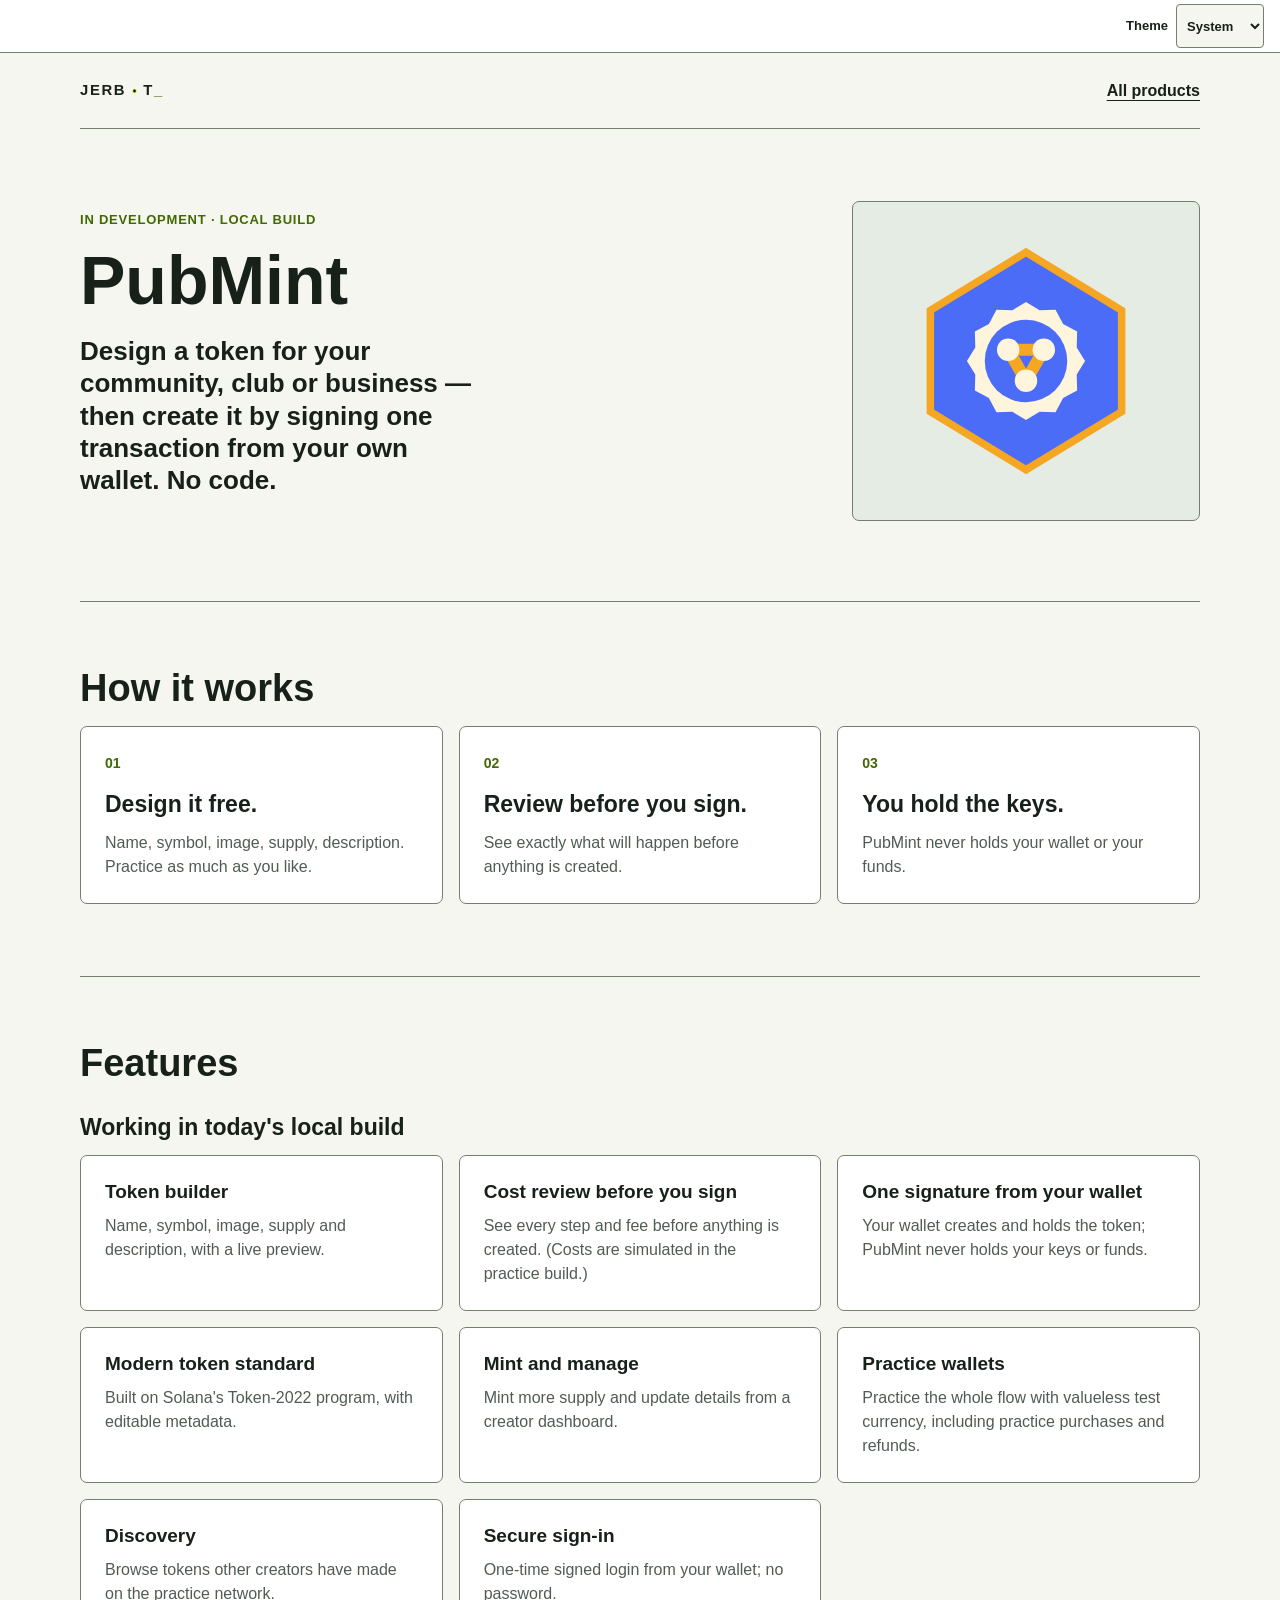
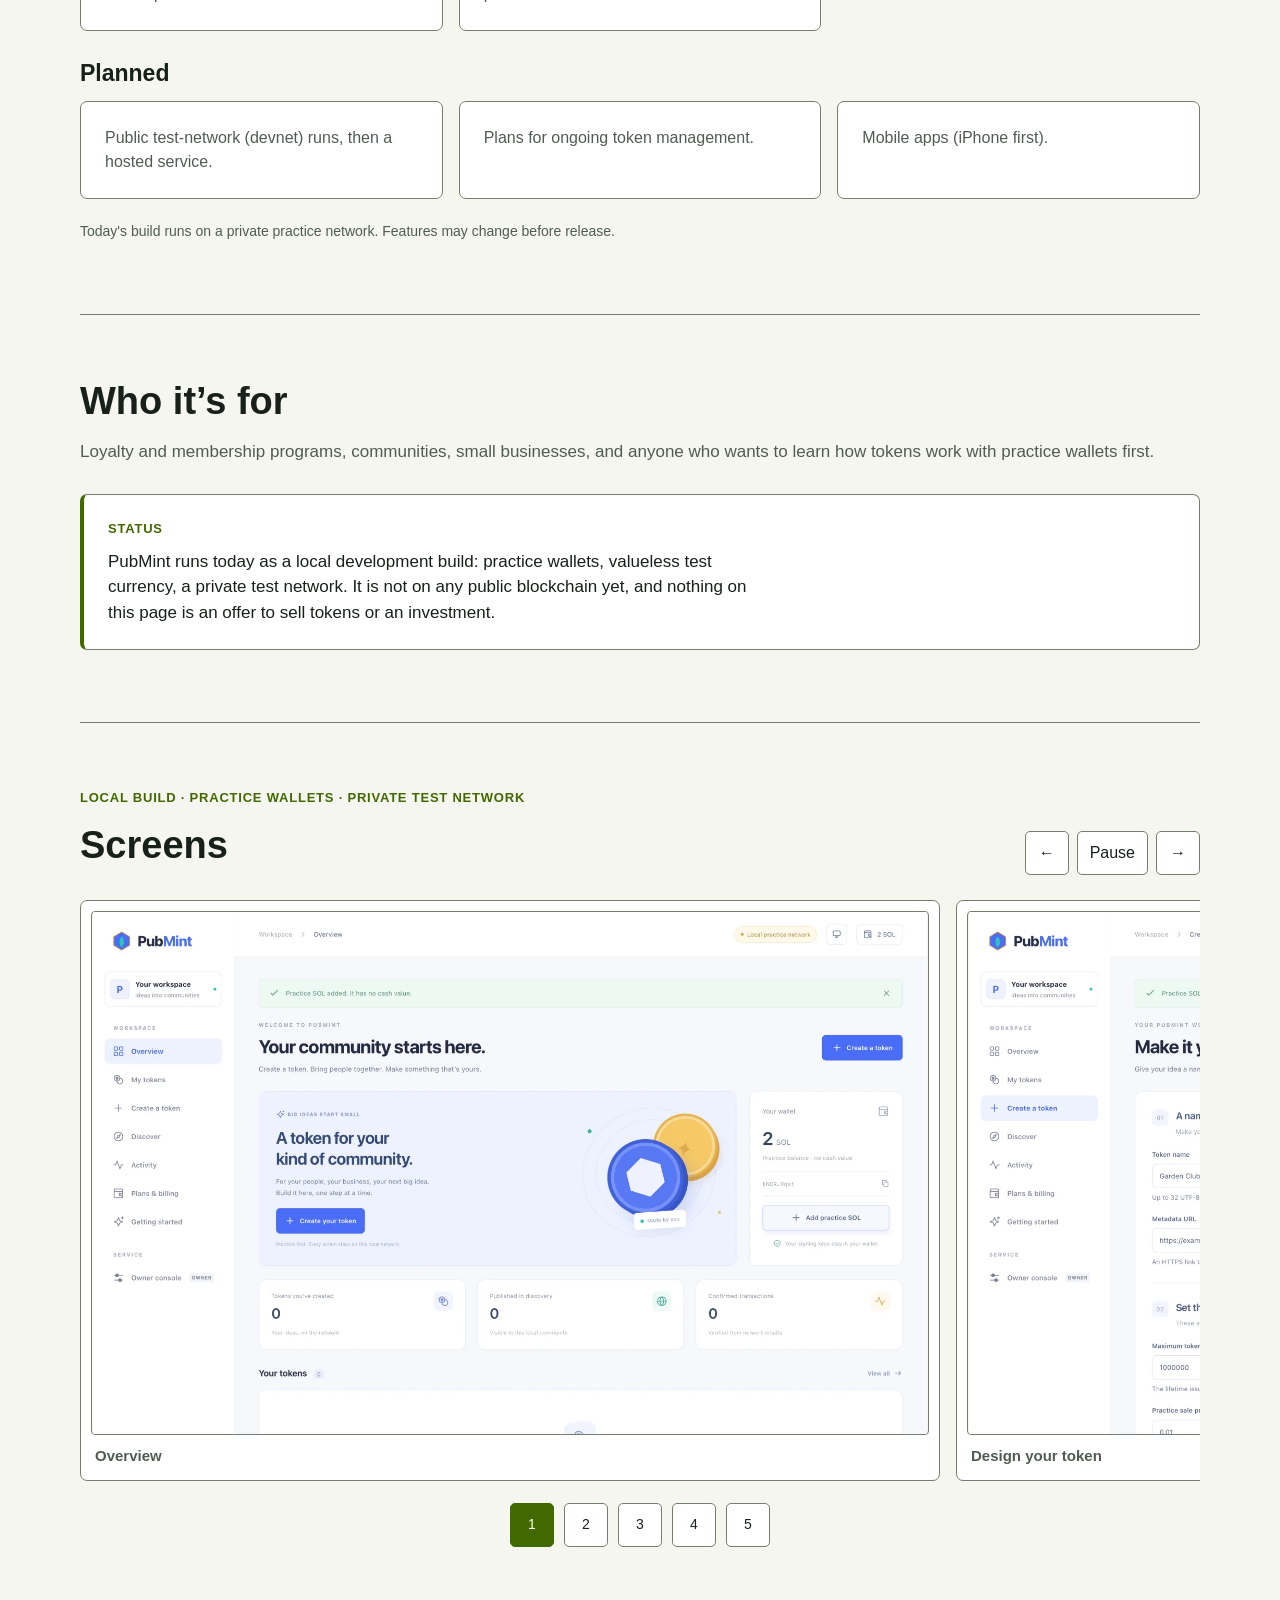
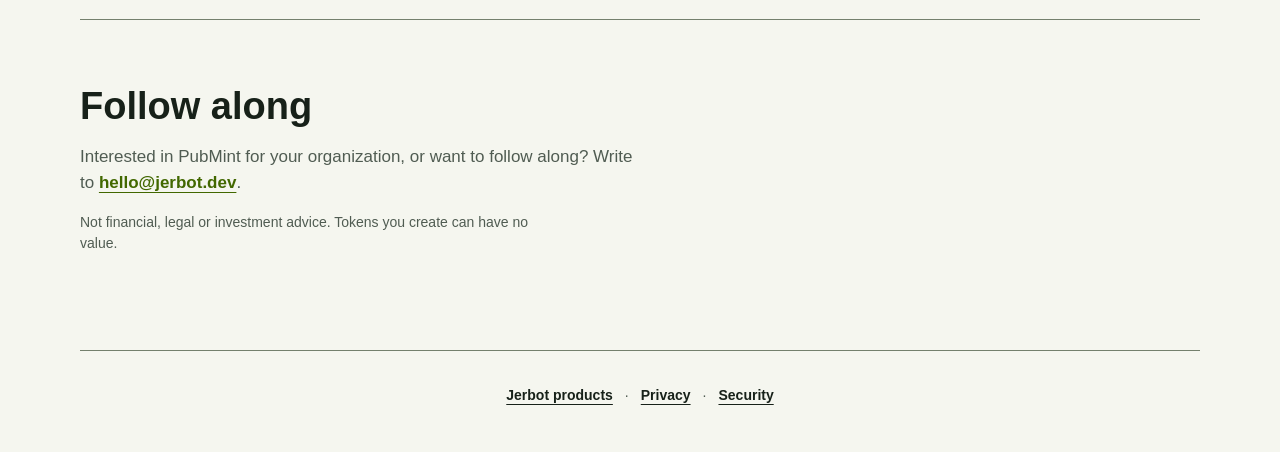
<file: pubmint.html>
<!doctype html>
<html lang="en">
<head>
  <meta charset="utf-8">
  <meta name="viewport" content="width=device-width,initial-scale=1">
  <meta name="description" content="PubMint: design a token for your community and create it from your own wallet. In development: a local build with practice wallets, not on a public blockchain.">
  <link rel="canonical" href="https://jerbot.dev/pubmint">
  <meta property="og:type" content="website">
  <meta property="og:site_name" content="Jerbot">
  <meta property="og:title" content="PubMint — In development | Jerbot">
  <meta property="og:description" content="PubMint: design a token for your community and create it from your own wallet. In development: a local build with practice wallets, not on a public blockchain.">
  <meta property="og:url" content="https://jerbot.dev/pubmint">
  <meta name="twitter:card" content="summary_large_image">
  <meta name="twitter:title" content="PubMint — In development | Jerbot">
  <meta name="twitter:description" content="PubMint: design a token for your community and create it from your own wallet. In development: a local build with practice wallets, not on a public blockchain.">
  <title>PubMint — In development | Jerbot</title>
  <link rel="stylesheet" href="styles.css">
  <link rel="stylesheet" href="carousel.css">
  <link rel="stylesheet" href="pubmint.css">
  <link rel="icon" href="/assets/pubmint/brandmark.svg" type="image/svg+xml">
  <link rel="icon" href="/assets/pubmint/brandmark-512.png" type="image/png" sizes="512x512">
  <link rel="apple-touch-icon" href="/assets/pubmint/apple-touch-icon-180.png">
  <meta property="og:image" content="https://jerbot.dev/assets/pubmint/brandmark-512.png">
  <meta property="og:image:width" content="512">
  <meta property="og:image:height" content="512">
  <meta name="twitter:image" content="https://jerbot.dev/assets/pubmint/brandmark-512.png">
  <script src="/theme.js"></script>
  <script src="carousel.js" defer></script>
</head>
<body class="pubmint-page">
  <a class="skip-link" href="#pubmint-main">Skip to PubMint</a>
  <header class="pubmint-header">
    <a class="wordmark" href="index.html" aria-label="Jerbot home">JERB<img class="wordmark-o" src="assets/brand/jerbot-mark-wordmark.svg" width="20" height="20" alt="">T<span>_</span></a>
    <a href="index.html#products">All products</a>
  </header>
  <main id="pubmint-main">
    <section class="pubmint-hero" aria-labelledby="pubmint-title">
      <div class="pubmint-hero-copy">
        <p class="pubmint-status">In development · Local build</p>
        <h1 id="pubmint-title">PubMint</h1>
        <p class="pubmint-lede">Design a token for your community, club or business — then create it by signing one transaction from your own wallet. No code.</p>
      </div>
      <div class="pubmint-mark-panel" aria-label="PubMint mark">
        <img src="assets/pubmint/brandmark.svg" width="256" height="256" alt="">
      </div>
    </section>

    <section class="pubmint-section" aria-labelledby="how-title">
      <h2 id="how-title">How it works</h2>
      <ol class="pubmint-steps">
        <li><span class="pubmint-step-number">01</span><h3>Design it free.</h3><p>Name, symbol, image, supply, description. Practice as much as you like.</p></li>
        <li><span class="pubmint-step-number">02</span><h3>Review before you sign.</h3><p>See exactly what will happen before anything is created.</p></li>
        <li><span class="pubmint-step-number">03</span><h3>You hold the keys.</h3><p>PubMint never holds your wallet or your funds.</p></li>
      </ol>
    </section>

    <section class="pubmint-section" aria-labelledby="features-title">
      <h2 id="features-title">Features</h2>
      <h3 class="pubmint-features-heading">Working in today's local build</h3>
      <ul class="pubmint-features">
        <li><h4>Token builder</h4><p>Name, symbol, image, supply and description, with a live preview.</p></li>
        <li><h4>Cost review before you sign</h4><p>See every step and fee before anything is created. (Costs are simulated in the practice build.)</p></li>
        <li><h4>One signature from your wallet</h4><p>Your wallet creates and holds the token; PubMint never holds your keys or funds.</p></li>
        <li><h4>Modern token standard</h4><p>Built on Solana's Token-2022 program, with editable metadata.</p></li>
        <li><h4>Mint and manage</h4><p>Mint more supply and update details from a creator dashboard.</p></li>
        <li><h4>Practice wallets</h4><p>Practice the whole flow with valueless test currency, including practice purchases and refunds.</p></li>
        <li><h4>Discovery</h4><p>Browse tokens other creators have made on the practice network.</p></li>
        <li><h4>Secure sign-in</h4><p>One-time signed login from your wallet; no password.</p></li>
      </ul>
      <h3 class="pubmint-features-heading">Planned</h3>
      <ul class="pubmint-features">
        <li><p>Public test-network (devnet) runs, then a hosted service.</p></li>
        <li><p>Plans for ongoing token management.</p></li>
        <li><p>Mobile apps (iPhone first).</p></li>
      </ul>
      <p class="pubmint-features-note">Today's build runs on a private practice network. Features may change before release.</p>
    </section>

    <section class="pubmint-section" aria-labelledby="who-title">
      <h2 id="who-title">Who it’s for</h2>
      <p class="pubmint-section-intro">Loyalty and membership programs, communities, small businesses, and anyone who wants to learn how tokens work with practice wallets first.</p>
      <div class="pubmint-status-note" role="note">
        <p class="pubmint-edition-label">Status</p>
        <p>PubMint runs today as a local development build: practice wallets, valueless test currency, a private test network. It is not on any public blockchain yet, and nothing on this page is an offer to sell tokens or an investment.</p>
      </div>
    </section>

    <section class="pubmint-section site-carousel" aria-labelledby="screens-title">
      <p class="pubmint-kicker">Local build · practice wallets · private test network</p>
      <div class="carousel-heading"><h2 id="screens-title">Screens</h2><div class="carousel-controls" hidden><button type="button" data-prev aria-label="Previous screenshot">←</button><button type="button" data-pause aria-pressed="false">Pause</button><button type="button" data-next aria-label="Next screenshot">→</button></div></div>
      <div class="pubmint-shots screen-track" tabindex="0" aria-label="PubMint local-build screenshots; scroll to explore">
        <figure>
          <img class="pubmint-shot-light" src="assets/screens/pubmint/overview-light.webp" width="1600" height="1000" loading="lazy" decoding="async" alt="PubMint overview with a practice wallet balance and a create-token call to action">
          <img class="pubmint-shot-dark" src="assets/screens/pubmint/overview-dark.webp" width="1600" height="1000" loading="lazy" decoding="async" alt="PubMint overview with a practice wallet balance and a create-token call to action">
          <figcaption>Overview</figcaption>
        </figure>
        <figure>
          <img class="pubmint-shot-light" src="assets/screens/pubmint/create-light.webp" width="1600" height="1000" loading="lazy" decoding="async" alt="The Create form: token name, symbol, supply and practice sale price">
          <img class="pubmint-shot-dark" src="assets/screens/pubmint/create-dark.webp" width="1600" height="1000" loading="lazy" decoding="async" alt="The Create form: token name, symbol, supply and practice sale price">
          <figcaption>Design your token</figcaption>
        </figure>
        <figure>
          <img class="pubmint-shot-light" src="assets/screens/pubmint/review-light.webp" width="1600" height="1000" loading="lazy" decoding="async" alt="Cost review dialog listing network fee, storage deposit and the practice SOL total before signing">
          <img class="pubmint-shot-dark" src="assets/screens/pubmint/review-dark.webp" width="1600" height="1000" loading="lazy" decoding="async" alt="Cost review dialog listing network fee, storage deposit and the practice SOL total before signing">
          <figcaption>Review before you sign</figcaption>
        </figure>
        <figure>
          <img class="pubmint-shot-light" src="assets/screens/pubmint/dashboard-light.webp" width="1600" height="1000" loading="lazy" decoding="async" alt="Token dashboard with supply, practice price, active practice plan and verified activity">
          <img class="pubmint-shot-dark" src="assets/screens/pubmint/dashboard-dark.webp" width="1600" height="1000" loading="lazy" decoding="async" alt="Token dashboard with supply, practice price, active practice plan and verified activity">
          <figcaption>Token dashboard</figcaption>
        </figure>
        <figure>
          <img class="pubmint-shot-light" src="assets/screens/pubmint/owner-console-light.webp" width="1600" height="1000" loading="lazy" decoding="async" alt="Owner console with service health, activity counts and money shown as zero real receipts">
          <img class="pubmint-shot-dark" src="assets/screens/pubmint/owner-console-dark.webp" width="1600" height="1000" loading="lazy" decoding="async" alt="Owner console with service health, activity counts and money shown as zero real receipts">
          <figcaption>Owner console</figcaption>
        </figure>
      </div>
      <div class="carousel-dots" aria-label="Choose a screenshot" hidden><button type="button" data-slide="0" aria-label="Screenshot 1" aria-current="true">1</button><button type="button" data-slide="1" aria-label="Screenshot 2">2</button><button type="button" data-slide="2" aria-label="Screenshot 3">3</button><button type="button" data-slide="3" aria-label="Screenshot 4">4</button><button type="button" data-slide="4" aria-label="Screenshot 5">5</button></div>
    </section>

    <section class="pubmint-section pubmint-contact" aria-labelledby="contact-title">
      <h2 id="contact-title">Follow along</h2>
      <p>Interested in PubMint for your organization, or want to follow along? Write to <a href="mailto:hello@jerbot.dev?subject=PubMint">hello@jerbot.dev</a>.</p>
      <p class="pubmint-footnote">Not financial, legal or investment advice. Tokens you create can have no value.</p>
    </section>
  </main>
  <footer class="pubmint-footer"><a href="index.html#products">Jerbot products</a> · <a href="privacy.html">Privacy</a> · <a href="security.html">Security</a></footer>
</body>
</html>
</file>
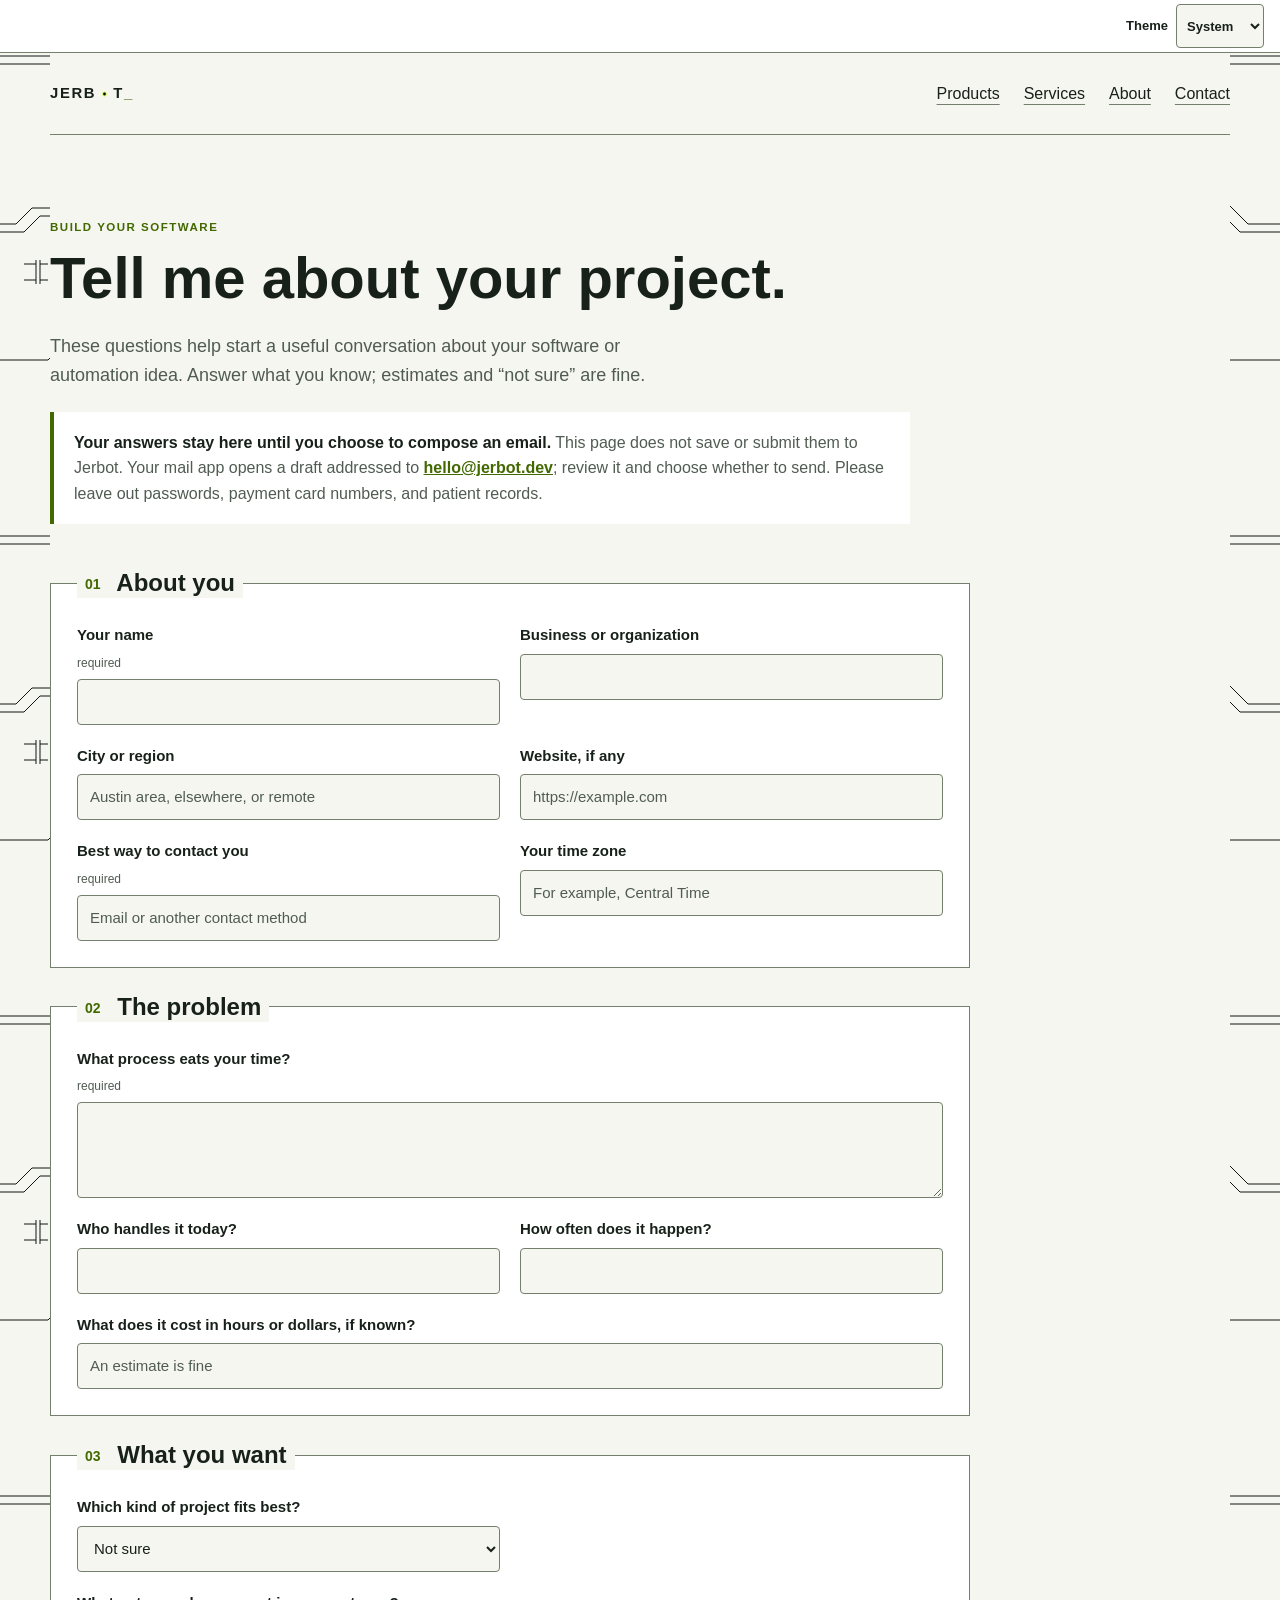
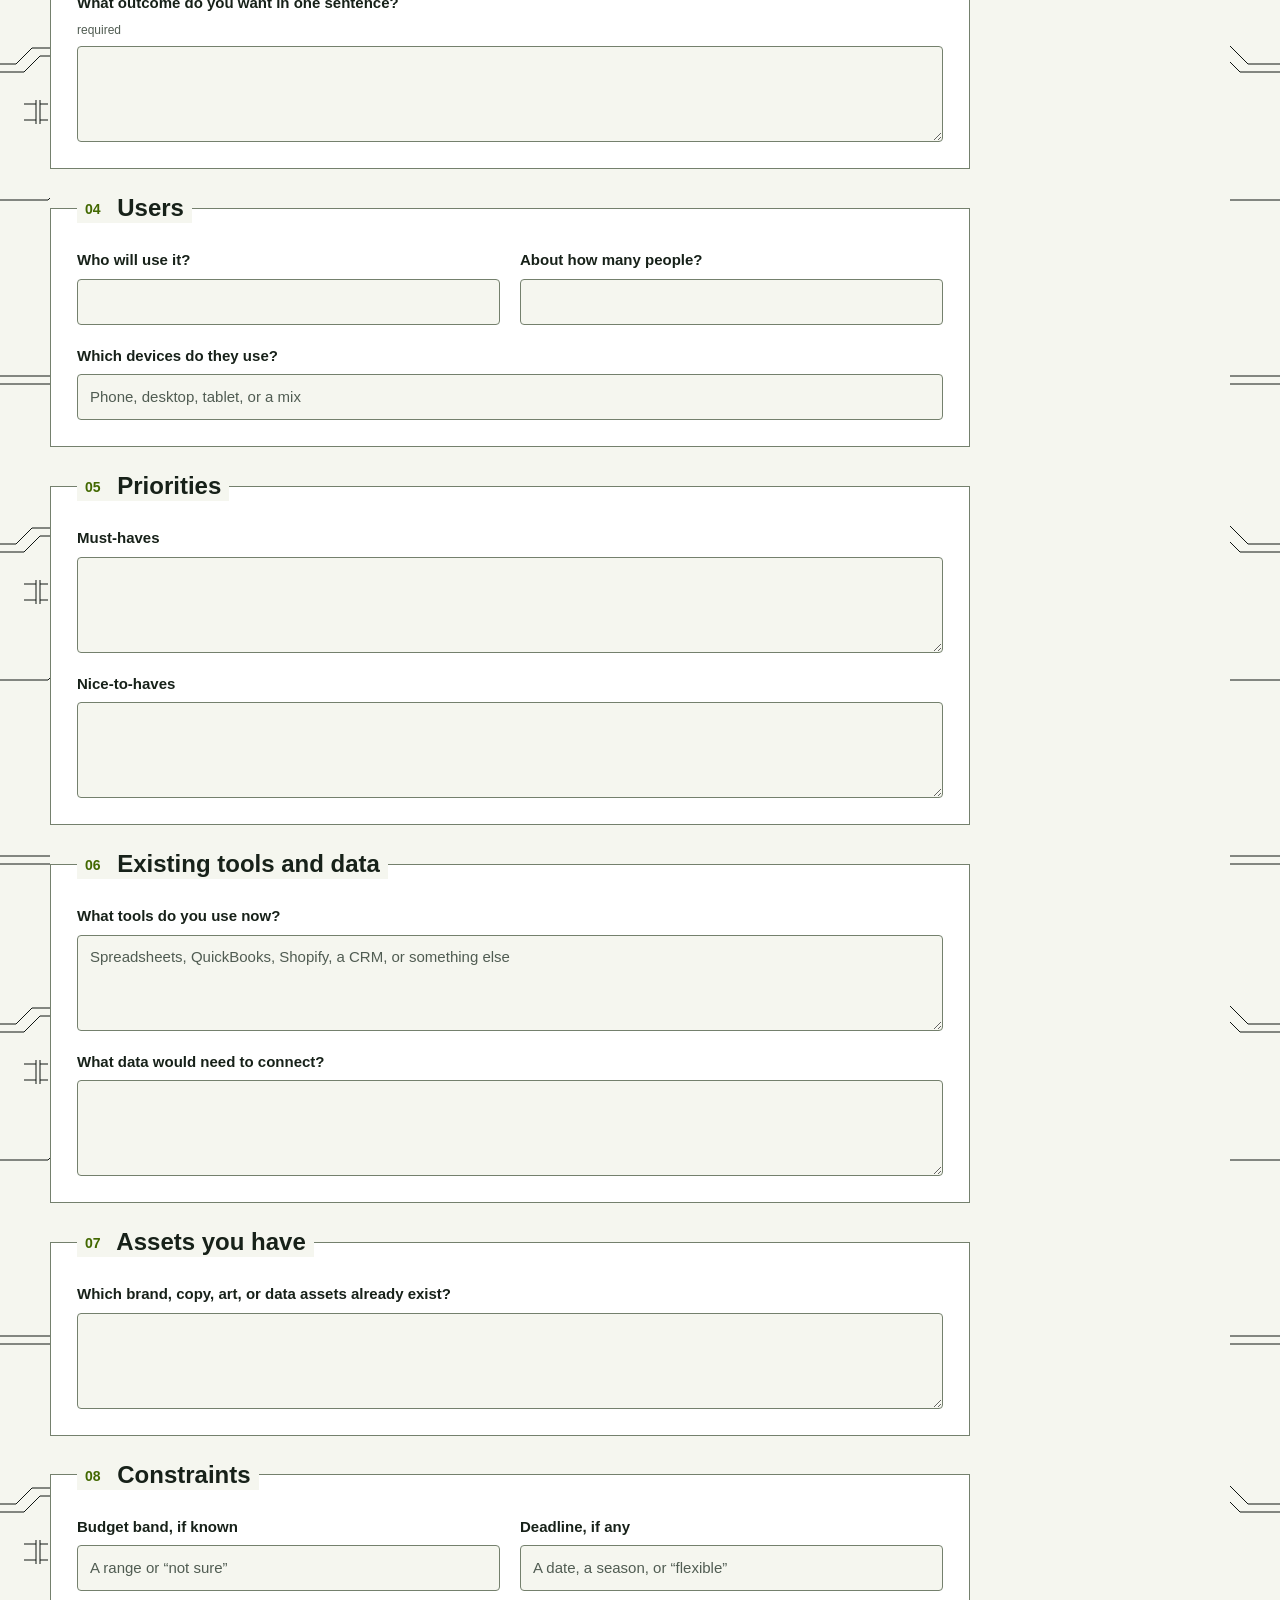
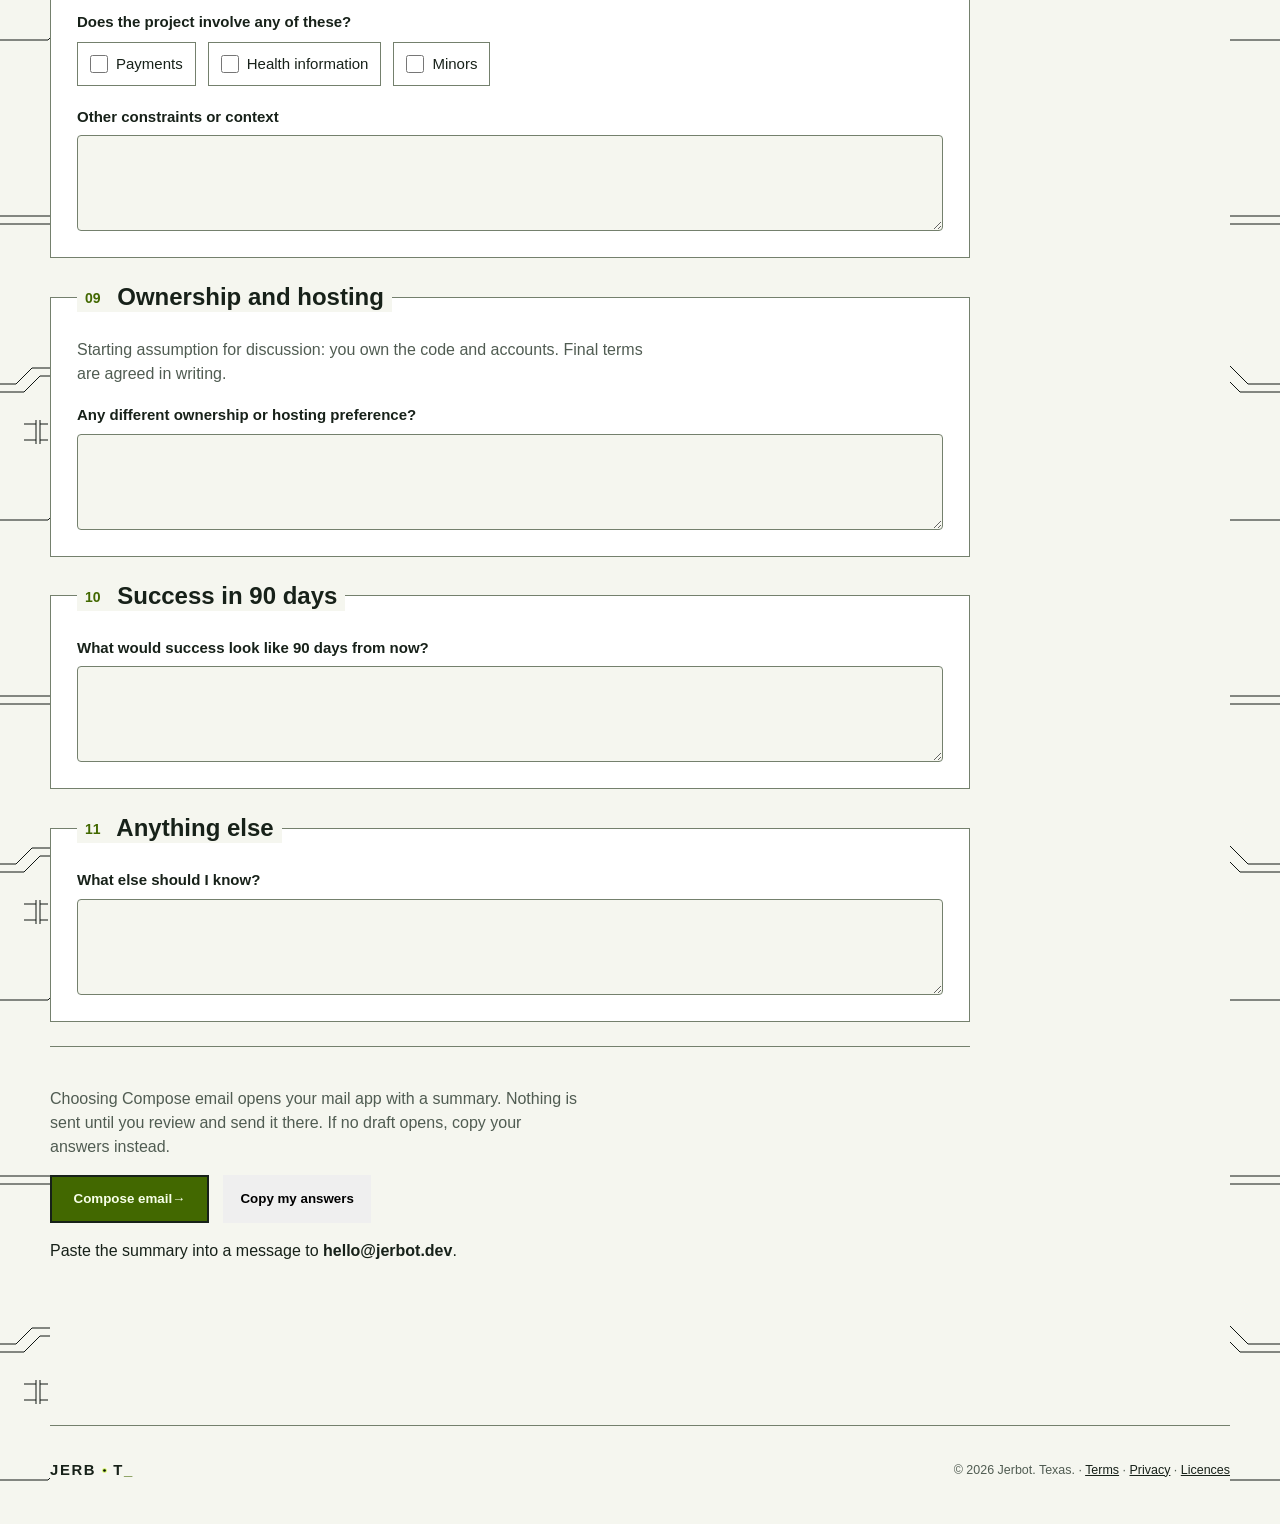
<file: questionnaire.html>
<!doctype html>
<html lang="en">
<head>
  <meta charset="utf-8">
  <meta name="viewport" content="width=device-width, initial-scale=1">
  <meta name="description" content="Tell Jerbot about the software or automation project you have in mind. This questionnaire opens an email draft; the site does not save your answers.">
  <link rel="canonical" href="https://jerbot.dev/questionnaire">
  <meta property="og:type" content="website">
  <meta property="og:site_name" content="Jerbot">
  <meta property="og:title" content="Project questionnaire — Jerbot">
  <meta property="og:description" content="Tell Jerbot about the software or automation project you have in mind. This questionnaire opens an email draft; the site does not save your answers.">
  <meta property="og:url" content="https://jerbot.dev/questionnaire">
  <meta name="twitter:card" content="summary_large_image">
  <meta name="twitter:title" content="Project questionnaire — Jerbot">
  <meta name="twitter:description" content="Tell Jerbot about the software or automation project you have in mind.">
  <title>Project questionnaire — Jerbot</title>
  <script src="/theme.js"></script>
  <script type="module" src="/questionnaire.mjs"></script>
  <link rel="stylesheet" href="styles.css">
  <link rel="stylesheet" href="questionnaire.css">
  <link rel="icon" href="/favicon.svg" type="image/svg+xml">
  <link rel="icon" href="/favicon.ico" sizes="any">
  <link rel="apple-touch-icon" href="/apple-touch-icon.png">
  <meta property="og:image" content="https://jerbot.dev/assets/social/jerbot-og.png">
  <meta property="og:image:width" content="1200">
  <meta property="og:image:height" content="630">
  <meta name="twitter:image" content="https://jerbot.dev/assets/social/jerbot-og.png">
</head>
<body class="questionnaire-page">
  <a class="skip-link" href="#questionnaire-main">Skip to questionnaire</a>
  <header class="site-header"><a class="wordmark" href="index.html" aria-label="Jerbot home">JERB<img class="wordmark-o" src="assets/brand/jerbot-mark-wordmark.svg" alt="" aria-hidden="true">T<span>_</span></a><nav aria-label="Primary navigation"><a href="index.html#products">Products</a><a href="services.html">Services</a><a href="about.html">About</a><a href="index.html#contact">Contact</a></nav></header>
  <main id="questionnaire-main">
    <section class="questionnaire-intro" aria-labelledby="questionnaire-title">
      <p class="eyebrow">Build your software</p>
      <h1 id="questionnaire-title">Tell me about your project.</h1>
      <p>These questions help start a useful conversation about your software or automation idea. Answer what you know; estimates and “not sure” are fine.</p>
      <div class="questionnaire-privacy"><strong>Your answers stay here until you choose to compose an email.</strong> This page does not save or submit them to Jerbot. Your mail app opens a draft addressed to <a href="mailto:hello@jerbot.dev">hello@jerbot.dev</a>; review it and choose whether to send. Please leave out passwords, payment card numbers, and patient records.</div>
    </section>

      <noscript><p class="questionnaire-noscript">The questionnaire needs JavaScript to compose your email safely. The form is unavailable right now; email <a href="mailto:hello@jerbot.dev">hello@jerbot.dev</a> directly instead.</p></noscript>
      <form id="project-questionnaire" action="mailto:hello@jerbot.dev?subject=Jerbot%20project%20questionnaire" method="post" enctype="text/plain" autocomplete="off">
        <fieldset id="questionnaire-controls" disabled>
      <fieldset class="questionnaire-step"><legend><span>01</span> About you</legend>
        <div class="questionnaire-grid">
          <label>Your name <span class="required">required</span><input name="name" type="text" maxlength="100" autocomplete="off" required></label>
          <label>Business or organization<input name="business" type="text" maxlength="120" autocomplete="off"></label>
          <label>City or region<input name="city" type="text" maxlength="100" autocomplete="off" placeholder="Austin area, elsewhere, or remote"></label>
          <label>Website, if any<input name="website" type="url" maxlength="200" autocomplete="off" placeholder="https://example.com"></label>
          <label>Best way to contact you <span class="required">required</span><input name="contact" type="text" maxlength="150" autocomplete="off" required placeholder="Email or another contact method"></label>
          <label>Your time zone<input name="timeZone" type="text" maxlength="80" autocomplete="off" placeholder="For example, Central Time"></label>
        </div>
      </fieldset>

      <fieldset class="questionnaire-step"><legend><span>02</span> The problem</legend>
        <div class="questionnaire-grid">
          <label class="full">What process eats your time? <span class="required">required</span><textarea name="process" maxlength="450" required></textarea></label>
          <label>Who handles it today?<input name="processOwner" type="text" maxlength="150" autocomplete="off"></label>
          <label>How often does it happen?<input name="frequency" type="text" maxlength="120" autocomplete="off"></label>
          <label class="full">What does it cost in hours or dollars, if known?<input name="cost" type="text" maxlength="150" autocomplete="off" placeholder="An estimate is fine"></label>
        </div>
      </fieldset>

      <fieldset class="questionnaire-step"><legend><span>03</span> What you want</legend>
        <div class="questionnaire-grid">
          <label>Which kind of project fits best?<select name="projectType"><option value="not sure">Not sure</option><option value="game">Game</option><option value="website">Website</option><option value="web app">Web app</option><option value="mobile app">Mobile app</option><option value="automation">Automation</option></select></label>
          <label class="full">What outcome do you want in one sentence? <span class="required">required</span><textarea name="outcome" maxlength="300" required></textarea></label>
        </div>
      </fieldset>

      <fieldset class="questionnaire-step"><legend><span>04</span> Users</legend>
        <div class="questionnaire-grid">
          <label>Who will use it?<input name="users" type="text" maxlength="180" autocomplete="off"></label>
          <label>About how many people?<input name="userCount" type="text" maxlength="100" autocomplete="off"></label>
          <label class="full">Which devices do they use?<input name="devices" type="text" maxlength="180" autocomplete="off" placeholder="Phone, desktop, tablet, or a mix"></label>
        </div>
      </fieldset>

      <fieldset class="questionnaire-step"><legend><span>05</span> Priorities</legend>
        <div class="questionnaire-grid">
          <label class="full">Must-haves<textarea name="mustHaves" maxlength="400"></textarea></label>
          <label class="full">Nice-to-haves<textarea name="niceToHaves" maxlength="400"></textarea></label>
        </div>
      </fieldset>

      <fieldset class="questionnaire-step"><legend><span>06</span> Existing tools and data</legend>
        <div class="questionnaire-grid">
          <label class="full">What tools do you use now?<textarea name="tools" maxlength="350" placeholder="Spreadsheets, QuickBooks, Shopify, a CRM, or something else"></textarea></label>
          <label class="full">What data would need to connect?<textarea name="data" maxlength="350"></textarea></label>
        </div>
      </fieldset>

      <fieldset class="questionnaire-step"><legend><span>07</span> Assets you have</legend>
        <label>Which brand, copy, art, or data assets already exist?<textarea name="assets" maxlength="350"></textarea></label>
      </fieldset>

      <fieldset class="questionnaire-step"><legend><span>08</span> Constraints</legend>
        <div class="questionnaire-grid">
          <label>Budget band, if known<input name="budget" type="text" maxlength="120" autocomplete="off" placeholder="A range or “not sure”"></label>
          <label>Deadline, if any<input name="deadline" type="text" maxlength="120" autocomplete="off" placeholder="A date, a season, or “flexible”"></label>
          <div class="full"><p class="questionnaire-label" id="questionnaire-compliance-label">Does the project involve any of these?</p><div class="questionnaire-checks" role="group" aria-labelledby="questionnaire-compliance-label"><label><input type="checkbox" name="compliance" value="payments"> Payments</label><label><input type="checkbox" name="compliance" value="health"> Health information</label><label><input type="checkbox" name="compliance" value="minors"> Minors</label></div></div>
          <label class="full">Other constraints or context<textarea name="otherConstraints" maxlength="300"></textarea></label>
        </div>
      </fieldset>

      <fieldset class="questionnaire-step"><legend><span>09</span> Ownership and hosting</legend>
        <p class="questionnaire-note">Starting assumption for discussion: you own the code and accounts. Final terms are agreed in writing.</p>
        <label>Any different ownership or hosting preference?<textarea name="ownership" maxlength="300"></textarea></label>
      </fieldset>

      <fieldset class="questionnaire-step"><legend><span>10</span> Success in 90 days</legend>
        <label>What would success look like 90 days from now?<textarea name="success" maxlength="350"></textarea></label>
      </fieldset>

      <fieldset class="questionnaire-step"><legend><span>11</span> Anything else</legend>
        <label>What else should I know?<textarea name="anythingElse" maxlength="350"></textarea></label>
      </fieldset>

      <div class="questionnaire-finish">
        <p>Choosing Compose email opens your mail app with a summary. Nothing is sent until you review and send it there. If no draft opens, copy your answers instead.</p>
        <button type="submit" class="button button-primary">Compose email <span aria-hidden="true">→</span></button>
        <button type="button" id="copy-answers" class="button">Copy my answers</button>
        <p>Paste the summary into a message to <span class="questionnaire-recipient">hello@jerbot.dev</span>.</p>
        <textarea id="manual-answers" hidden readonly aria-label="Your answers to copy manually"></textarea>
        <p id="questionnaire-status" role="status" aria-live="polite"></p>
      </div>
        </fieldset>
      </form>
  </main>
  <footer><a class="wordmark" href="index.html" aria-label="Jerbot home">JERB<img class="wordmark-o" src="assets/brand/jerbot-mark-wordmark.svg" alt="" aria-hidden="true">T<span>_</span></a><p>© 2026 Jerbot. Texas. · <a href="terms.html">Terms</a> · <a href="privacy.html">Privacy</a> · <a href="licenses.html">Licences</a></p></footer>
</body>
</html>
</file>
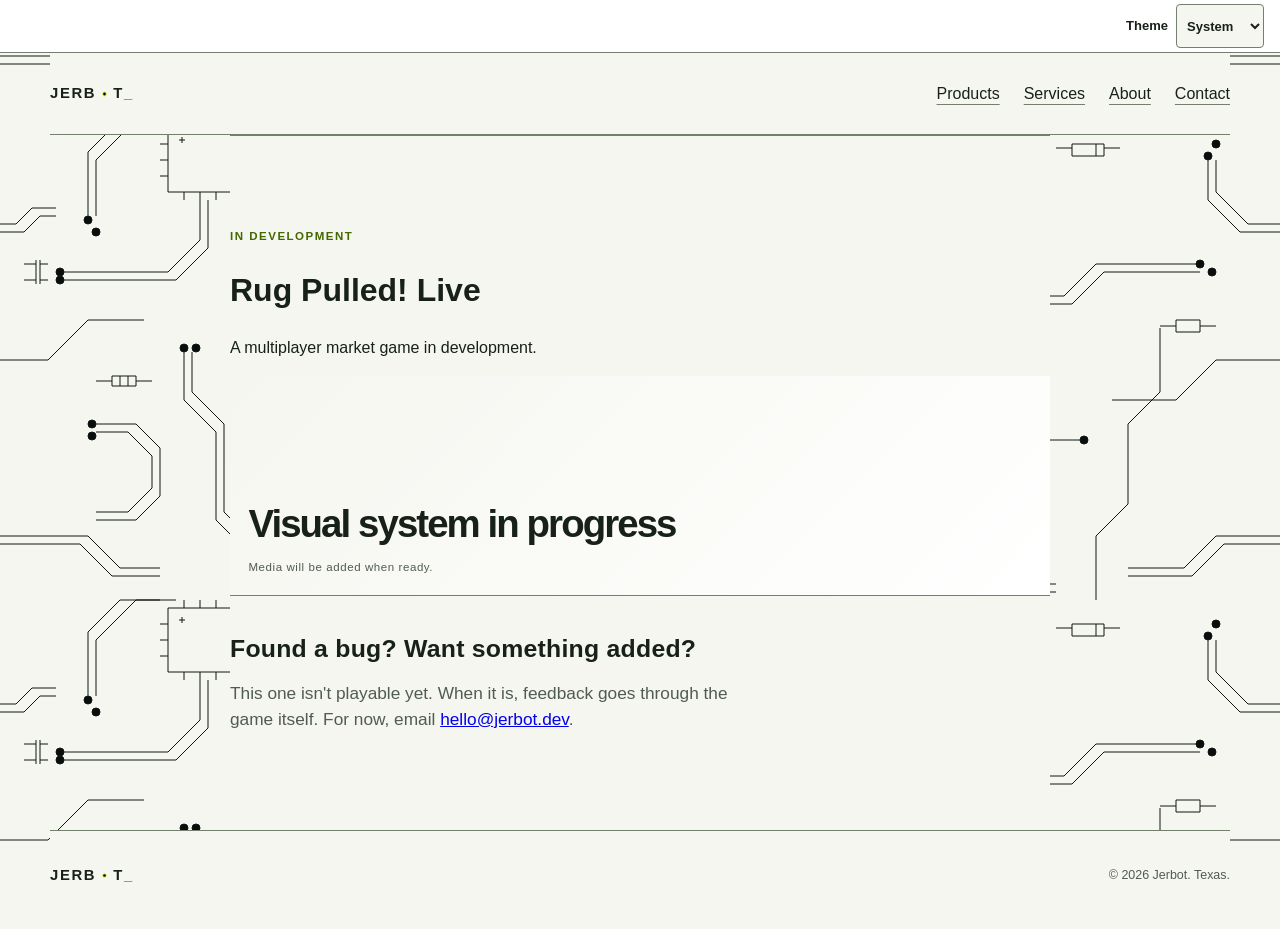
<file: rug-pulled-live.html>
<!doctype html><html lang="en"><head><meta charset="utf-8"><meta name="viewport" content="width=device-width,initial-scale=1"><meta name="description" content="Rug Pulled! Live is a multiplayer market game in development by Jerbot."><link rel="canonical" href="https://jerbot.dev/rug-pulled-live"><meta property="og:type" content="website"><meta property="og:site_name" content="Jerbot"><meta property="og:title" content="Rug Pulled! Live — In development | Jerbot"><meta property="og:description" content="Rug Pulled! Live is a multiplayer market game in development by Jerbot."><meta property="og:url" content="https://jerbot.dev/rug-pulled-live"><meta name="twitter:card" content="summary_large_image"><meta name="twitter:title" content="Rug Pulled! Live — In development | Jerbot"><meta name="twitter:description" content="Rug Pulled! Live is a multiplayer market game in development by Jerbot."><title>Rug Pulled! Live — In development | Jerbot</title><link rel="stylesheet" href="styles.css">
  <link rel="icon" href="/favicon.svg" type="image/svg+xml">
  <link rel="icon" href="/favicon.ico" sizes="any">
  <link rel="apple-touch-icon" href="/apple-touch-icon.png">
  <meta property="og:image" content="https://jerbot.dev/assets/social/jerbot-og.png">
  <meta property="og:image:width" content="1200">
  <meta property="og:image:height" content="630">
  <meta name="twitter:image" content="https://jerbot.dev/assets/social/jerbot-og.png">
  <script src="/theme.js"></script>
</head><body><header class="site-header"><a class="wordmark" href="index.html" aria-label="Jerbot home">JERB<img class="wordmark-o" src="assets/brand/jerbot-mark-wordmark.svg" alt="" aria-hidden="true">T<span>_</span></a><nav aria-label="Primary navigation"><a href="index.html#products">Products</a><a href="services.html">Services</a><a href="about.html">About</a><a href="index.html#contact">Contact</a></nav></header><main class="statement"><p class="eyebrow">In development</p><h1>Rug Pulled! Live</h1><p>A multiplayer market game in development.</p><div class="media-frame media-live">Visual system in progress<small>Media will be added when ready.</small></div><h2 id="feedback-title">Found a bug? Want something added?</h2><p>This one isn't playable yet. When it is, feedback goes through the game itself. For now, email <a href="mailto:hello@jerbot.dev">hello@jerbot.dev</a>.</p></main><footer><a class="wordmark" href="index.html" aria-label="Jerbot home">JERB<img class="wordmark-o" src="assets/brand/jerbot-mark-wordmark.svg" alt="" aria-hidden="true">T<span>_</span></a><p>© 2026 Jerbot. Texas.</p></footer></body></html>
</file>
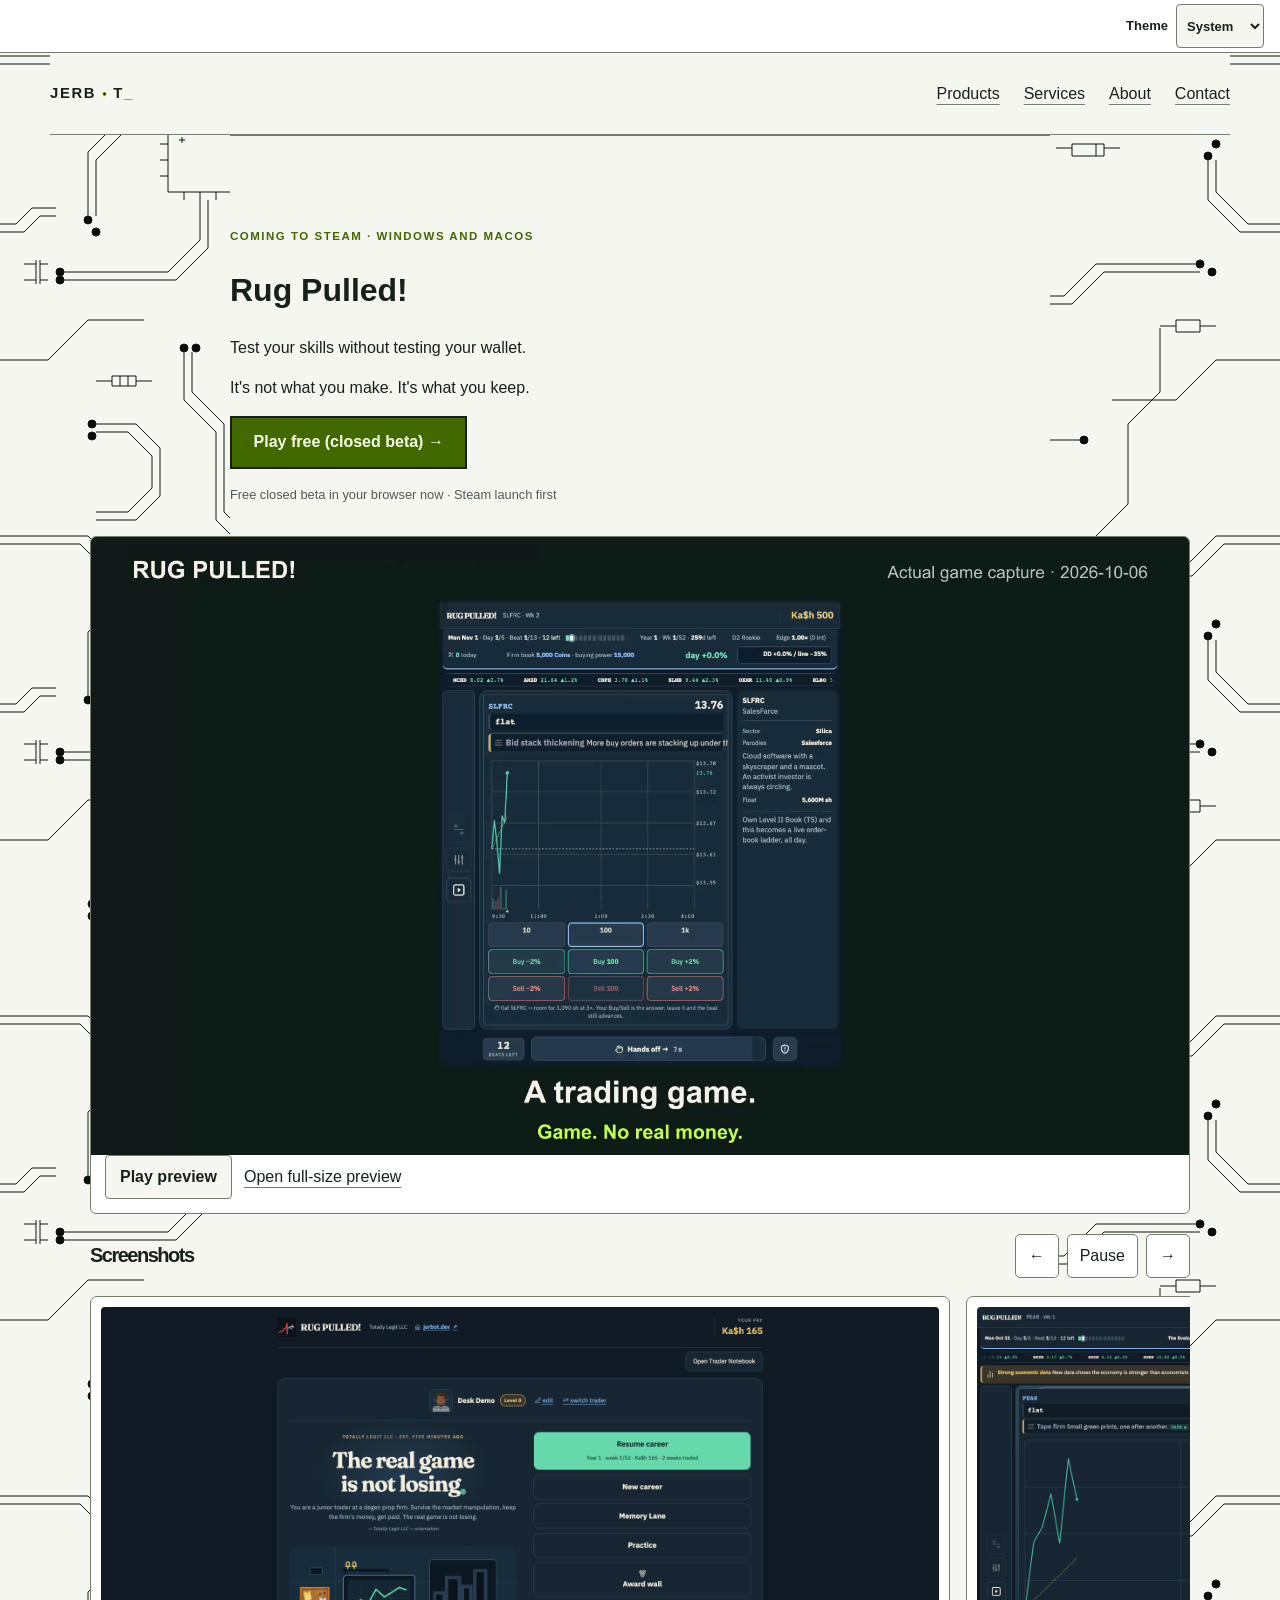
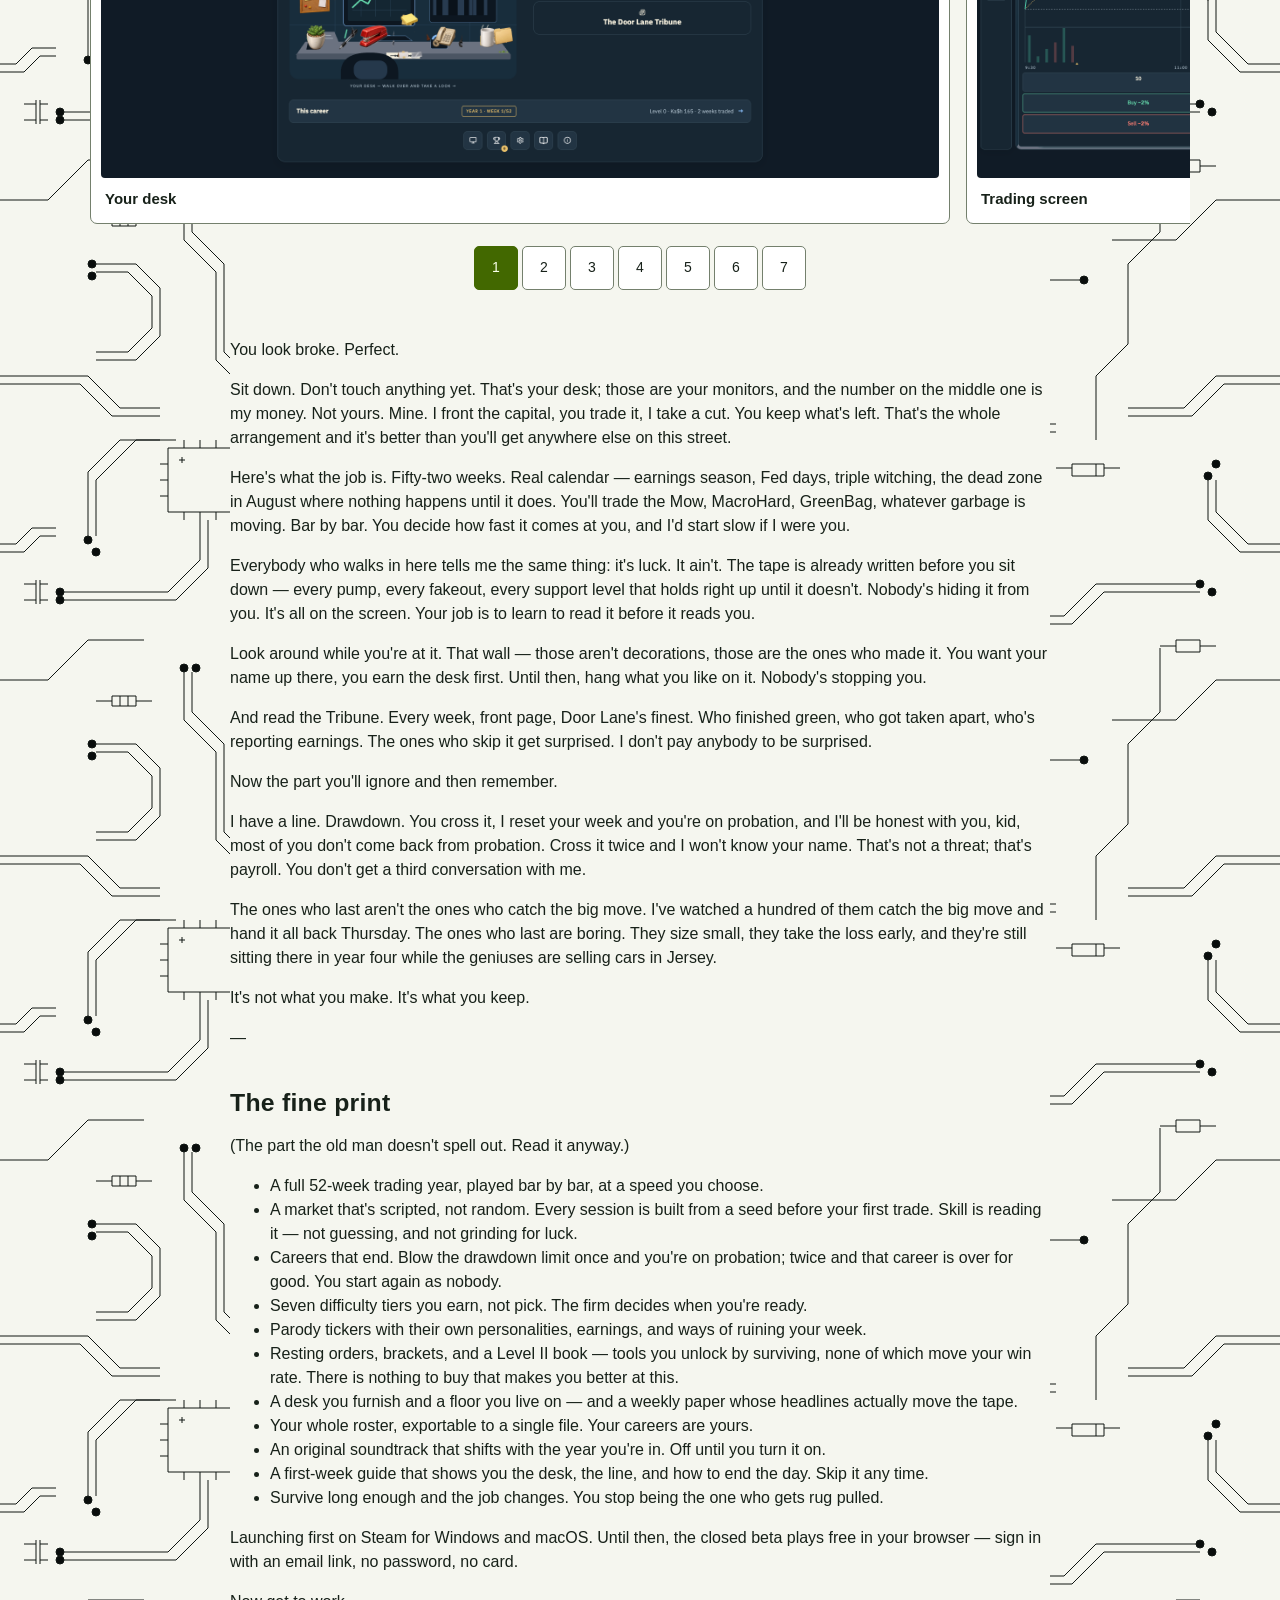
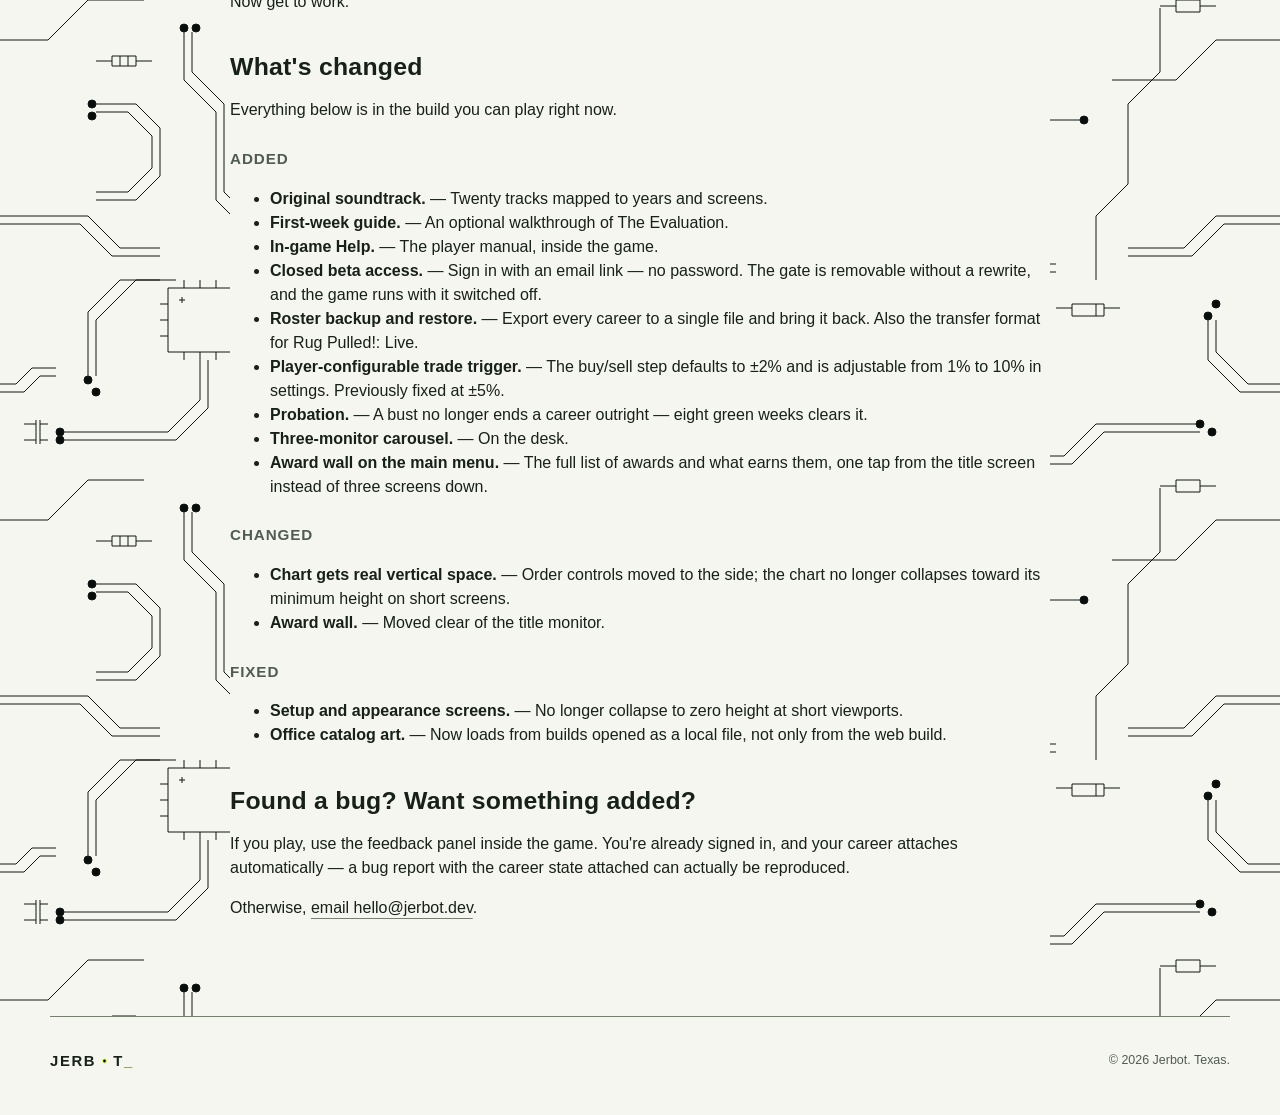
<file: rug-pulled.html>
<!doctype html>
<html lang="en">
<head>
  <meta charset="utf-8">
  <meta name="viewport" content="width=device-width,initial-scale=1">
  <meta name="description" content="Play Rug Pulled!, a free fictional trading strategy game in your browser. Build a portfolio and survive the rug pull. No real money.">
  <link rel="canonical" href="https://jerbot.dev/rug-pulled">
  <meta property="og:type" content="website">
  <meta property="og:site_name" content="Jerbot">
  <meta property="og:title" content="Rug Pulled! — Trading strategy game, coming to Steam | Jerbot">
  <meta property="og:description" content="Play Rug Pulled!, a free fictional trading strategy game in your browser. Build a portfolio and survive the rug pull. No real money.">
  <meta property="og:url" content="https://jerbot.dev/rug-pulled">
  <meta name="twitter:card" content="summary_large_image">
  <meta name="twitter:title" content="Rug Pulled! — Trading strategy game, coming to Steam | Jerbot">
  <meta name="twitter:description" content="Play Rug Pulled!, a free fictional trading strategy game in your browser. Build a portfolio and survive the rug pull. No real money.">
  <title>Rug Pulled! — Trading strategy game, coming to Steam | Jerbot</title>
  <script src="/theme.js"></script>
  <link rel="stylesheet" href="styles.css">
  <link rel="stylesheet" href="carousel.css">
  <link rel="stylesheet" href="rug-media.css">
  <script src="carousel.js" defer></script>
  <script src="rug-media.js" defer></script>
  <script type="module" src="wishlist.mjs"></script>
  <link rel="icon" href="/favicon.svg" type="image/svg+xml">
  <link rel="icon" href="/favicon.ico" sizes="any">
  <link rel="apple-touch-icon" href="/apple-touch-icon.png">
  <meta property="og:image" content="https://jerbot.dev/assets/social/rug-pulled-og.png">
  <meta property="og:image:width" content="1200">
  <meta property="og:image:height" content="630">
  <meta name="twitter:image" content="https://jerbot.dev/assets/social/rug-pulled-og.png">
</head>
<body>
  <header class="site-header"><a class="wordmark" href="index.html" aria-label="Jerbot home">JERB<img class="wordmark-o" src="assets/brand/jerbot-mark-wordmark.svg" alt="" aria-hidden="true">T<span>_</span></a><nav aria-label="Primary navigation"><a href="index.html#products">Products</a><a href="services.html">Services</a><a href="about.html">About</a><a href="index.html#contact">Contact</a></nav></header>
  <main class="statement rug-pulled-page">
    <p class="eyebrow">Coming to Steam · Windows and macOS</p>
    <h1>Rug Pulled!</h1>
    <p class="rug-subtitle">Test your skills without testing your wallet.</p>
    <p class="rug-subtitle">It&#39;s not what you make. It&#39;s what you keep.</p>
    <p class="wishlist-actions"><a class="button button-primary" href="https://rugpulled.jerbot.dev" target="_blank" rel="noopener noreferrer">Play free (closed beta) →</a><a class="wishlist-button" data-steam-wishlist hidden>Wishlist on Steam</a></p>
    <p class="card-meta">Free closed beta in your browser now · Steam launch first</p>
    <section class="rp-media-sequence" aria-label="Rug Pulled! game media">
      <figure class="rp-reel">
        <video id="rp-preview" width="1920" height="1080" poster="assets/media/rug-pulled/poster.png" preload="metadata" autoplay muted playsinline controls aria-label="Rug Pulled! five-still preview montage, 24 seconds, silent">
          <source src="assets/media/rug-pulled/rug-pulled-five-still-preview-24s-1920x1080.mp4" type="video/mp4">
        </video>
        <div class="rp-reel-actions">
          <button id="rp-preview-toggle" type="button" hidden>Play preview</button>
          <a class="text-link" href="assets/media/rug-pulled/rug-pulled-five-still-preview-24s-1920x1080.mp4">Open full-size preview</a>
        </div>
      </figure>
      <section class="rp-captures site-carousel" aria-label="Rug Pulled! screenshots">
        <div class="carousel-heading"><h2>Screenshots</h2><div class="carousel-controls" hidden><button type="button" data-prev aria-label="Previous screenshot">←</button><button type="button" data-pause aria-pressed="false">Pause</button><button type="button" data-next aria-label="Next screenshot">→</button></div></div>
      <div class="rp-capture-grid screen-track" tabindex="0" aria-label="Rug Pulled! screenshots; scroll to explore">
        <figure><a href="assets/media/rug-pulled/00-furnished-desk-home.png"><img src="assets/media/rug-pulled/00-furnished-desk-home.png" width="1920" height="1080" loading="lazy" alt="Rug Pulled! home screen showing a furnished trading desk with two monitors, a chair, desk items, and career controls"></a><figcaption>Your desk</figcaption></figure>
        <figure><a href="assets/media/rug-pulled/01-trading-desk.png"><img src="assets/media/rug-pulled/01-trading-desk.png" width="1920" height="1080" loading="lazy" alt="Fresh-career training desk before the first order, with market charts and order controls"></a><figcaption>Trading screen</figcaption></figure>
        <figure><a href="assets/media/rug-pulled/02-open-position.png"><img src="assets/media/rug-pulled/02-open-position.png" width="1920" height="1080" loading="lazy" alt="Training desk after a market buy, with an open position on the chart and its entry details"></a><figcaption>Position open</figcaption></figure>
        <figure><a href="assets/media/rug-pulled/03-morning-review.png"><img src="assets/media/rug-pulled/03-morning-review.png" width="1920" height="1080" loading="lazy" alt="Lunch break Morning review with frozen morning orders from the day played"></a><figcaption>Morning review</figcaption></figure>
        <figure><a href="assets/media/rug-pulled/04-day-recap.png"><img src="assets/media/rug-pulled/04-day-recap.png" width="1920" height="1080" loading="lazy" alt="Completed training-day recap and result, with the no-bust training label visible"></a><figcaption>Day recap</figcaption></figure>
        <figure><a href="assets/media/rug-pulled/05-notebook-prices.png"><img src="assets/media/rug-pulled/05-notebook-prices.png" width="1920" height="1080" loading="lazy" alt="Trader Notebook Prices tab showing recorded prices from the completed day"></a><figcaption>Notebook Prices</figcaption></figure>
        <figure><a href="assets/media/rug-pulled/06-notebook-fills.png"><img src="assets/media/rug-pulled/06-notebook-fills.png" width="1920" height="1080" loading="lazy" alt="Trader Notebook Fills tab showing actual market fills from that day"></a><figcaption>Notebook Fills</figcaption></figure>
      </div>
      <div class="carousel-dots" aria-label="Choose a screenshot" hidden><button type="button" data-slide="0" aria-label="Screenshot 1" aria-current="true">1</button><button type="button" data-slide="1" aria-label="Screenshot 2">2</button><button type="button" data-slide="2" aria-label="Screenshot 3">3</button><button type="button" data-slide="3" aria-label="Screenshot 4">4</button><button type="button" data-slide="4" aria-label="Screenshot 5">5</button><button type="button" data-slide="5" aria-label="Screenshot 6">6</button><button type="button" data-slide="6" aria-label="Screenshot 7">7</button></div>
      </section>
    </section>
    <section class="rug-copy" aria-label="About Rug Pulled">
      <p>You look broke. Perfect.</p>
      <p>Sit down. Don&#39;t touch anything yet. That&#39;s your desk; those are your monitors, and the number on the middle one is my money. Not yours. Mine. I front the capital, you trade it, I take a cut. You keep what&#39;s left. That&#39;s the whole arrangement and it&#39;s better than you&#39;ll get anywhere else on this street.</p>
      <p>Here&#39;s what the job is. Fifty-two weeks. Real calendar — earnings season, Fed days, triple witching, the dead zone in August where nothing happens until it does. You&#39;ll trade the Mow, MacroHard, GreenBag, whatever garbage is moving. Bar by bar. You decide how fast it comes at you, and I&#39;d start slow if I were you.</p>
      <p>Everybody who walks in here tells me the same thing: it&#39;s luck. It ain&#39;t. The tape is already written before you sit down — every pump, every fakeout, every support level that holds right up until it doesn&#39;t. Nobody&#39;s hiding it from you. It&#39;s all on the screen. Your job is to learn to read it before it reads you.</p>
      <p>Look around while you&#39;re at it. That wall — those aren&#39;t decorations, those are the ones who made it. You want your name up there, you earn the desk first. Until then, hang what you like on it. Nobody&#39;s stopping you.</p>
      <p>And read the Tribune. Every week, front page, Door Lane&#39;s finest. Who finished green, who got taken apart, who&#39;s reporting earnings. The ones who skip it get surprised. I don&#39;t pay anybody to be surprised.</p>
      <p>Now the part you&#39;ll ignore and then remember.</p>
      <p>I have a line. Drawdown. You cross it, I reset your week and you&#39;re on probation, and I&#39;ll be honest with you, kid, most of you don&#39;t come back from probation. Cross it twice and I won&#39;t know your name. That&#39;s not a threat; that&#39;s payroll. You don&#39;t get a third conversation with me.</p>
      <p>The ones who last aren&#39;t the ones who catch the big move. I&#39;ve watched a hundred of them catch the big move and hand it all back Thursday. The ones who last are boring. They size small, they take the loss early, and they&#39;re still sitting there in year four while the geniuses are selling cars in Jersey.</p>
      <p>It&#39;s not what you make. It&#39;s what you keep.</p>
      <p>—</p>
      <h2 class="fine-print-title">The fine print</h2>
      <p class="signing-note">(The part the old man doesn&#39;t spell out. Read it anyway.)</p>
      <ul>
        <li>A full 52-week trading year, played bar by bar, at a speed you choose.</li>
        <li>A market that&#39;s scripted, not random. Every session is built from a seed before your first trade. Skill is reading it — not guessing, and not grinding for luck.</li>
        <li>Careers that end. Blow the drawdown limit once and you&#39;re on probation; twice and that career is over for good. You start again as nobody.</li>
        <li>Seven difficulty tiers you earn, not pick. The firm decides when you&#39;re ready.</li>
        <li>Parody tickers with their own personalities, earnings, and ways of ruining your week.</li>
        <li>Resting orders, brackets, and a Level II book — tools you unlock by surviving, none of which move your win rate. There is nothing to buy that makes you better at this.</li>
        <li>A desk you furnish and a floor you live on — and a weekly paper whose headlines actually move the tape.</li>
        <li>Your whole roster, exportable to a single file. Your careers are yours.</li>
        <li>An original soundtrack that shifts with the year you&#39;re in. Off until you turn it on.</li>
        <li>A first-week guide that shows you the desk, the line, and how to end the day. Skip it any time.</li>
        <li>Survive long enough and the job changes. You stop being the one who gets rug pulled.</li>
      </ul>
      <p>Launching first on Steam for Windows and macOS. Until then, the closed beta plays free in your browser — sign in with an email link, no password, no card.</p>
      <p>Now get to work.</p>
    </section>
    <section class="rug-feedback" aria-labelledby="feedback-title">
      <h2 class="fine-print-title" id="changelog-title">What's changed</h2>
      <p class="signing-note">Everything below is in the build you can play right now.</p>
      <h3 class="changelog-group">Added</h3>
      <ul>
        <li><strong>Original soundtrack.</strong> — Twenty tracks mapped to years and screens.</li>
        <li><strong>First-week guide.</strong> — An optional walkthrough of The Evaluation.</li>
        <li><strong>In-game Help.</strong> — The player manual, inside the game.</li>
        <li><strong>Closed beta access.</strong> — Sign in with an email link — no password. The gate is removable without a rewrite, and the game runs with it switched off.</li>
        <li><strong>Roster backup and restore.</strong> — Export every career to a single file and bring it back. Also the transfer format for Rug Pulled!: Live.</li>
        <li><strong>Player-configurable trade trigger.</strong> — The buy/sell step defaults to ±2% and is adjustable from 1% to 10% in settings. Previously fixed at ±5%.</li>
        <li><strong>Probation.</strong> — A bust no longer ends a career outright — eight green weeks clears it.</li>
        <li><strong>Three-monitor carousel.</strong> — On the desk.</li>
        <li><strong>Award wall on the main menu.</strong> — The full list of awards and what earns them, one tap from the title screen instead of three screens down.</li>
      </ul>
      <h3 class="changelog-group">Changed</h3>
      <ul>
        <li><strong>Chart gets real vertical space.</strong> — Order controls moved to the side; the chart no longer collapses toward its minimum height on short screens.</li>
        <li><strong>Award wall.</strong> — Moved clear of the title monitor.</li>
      </ul>
      <h3 class="changelog-group">Fixed</h3>
      <ul>
        <li><strong>Setup and appearance screens.</strong> — No longer collapse to zero height at short viewports.</li>
        <li><strong>Office catalog art.</strong> — Now loads from builds opened as a local file, not only from the web build.</li>
      </ul>
      <h2 id="feedback-title">Found a bug? Want something added?</h2>
      <p>If you play, use the feedback panel inside the game. You&#39;re already signed in, and your career attaches automatically — a bug report with the career state attached can actually be reproduced.</p>
      <p>Otherwise, <a class="text-link" href="mailto:hello@jerbot.dev">email hello@jerbot.dev</a>.</p>
    </section>
  </main>
  <footer><a class="wordmark" href="index.html" aria-label="Jerbot home">JERB<img class="wordmark-o" src="assets/brand/jerbot-mark-wordmark.svg" alt="" aria-hidden="true">T<span>_</span></a><p>© 2026 Jerbot. Texas.</p></footer>
</body>
</html>
</file>
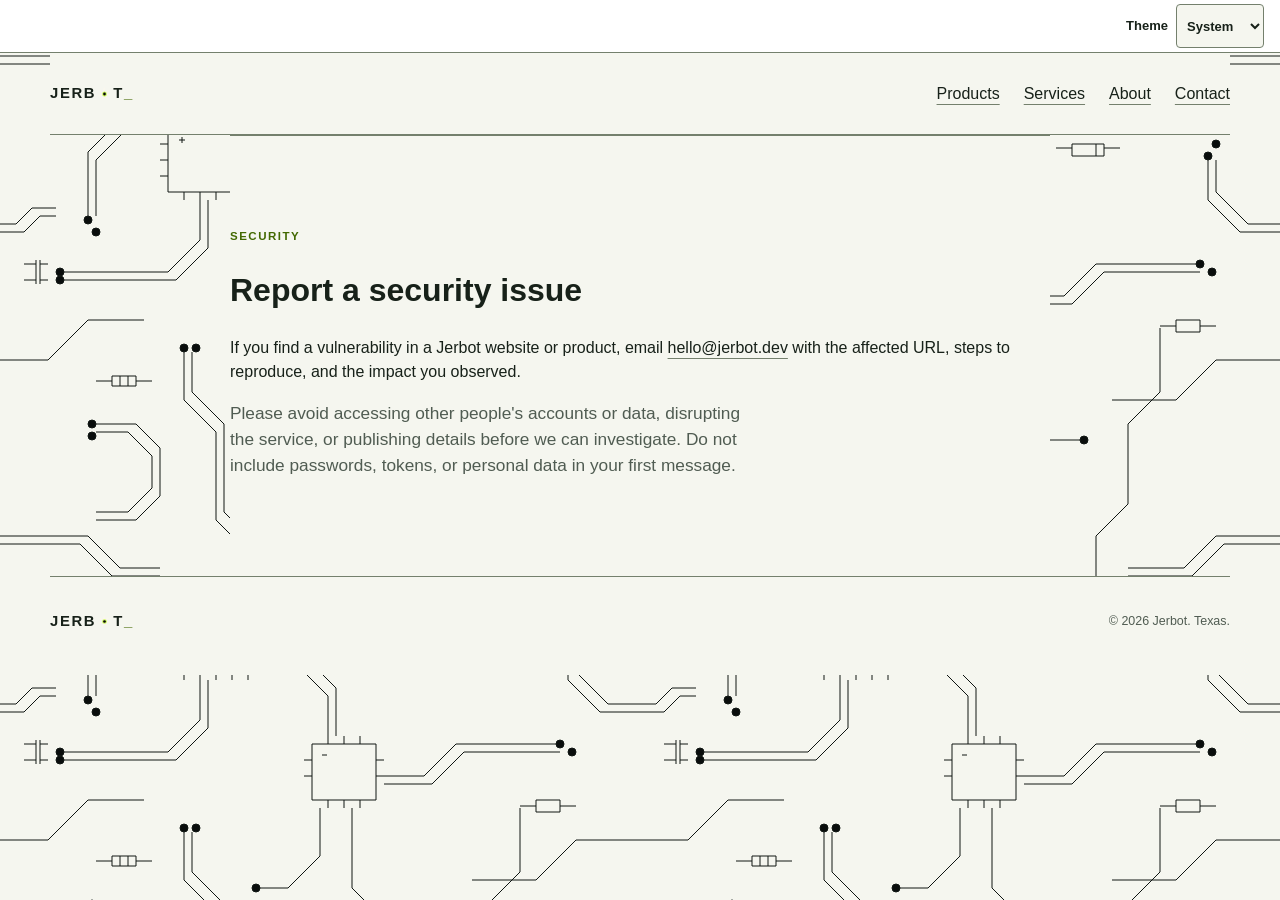
<file: security.html>
<!doctype html>
<html lang="en">
<head>
  <meta charset="utf-8">
  <meta name="viewport" content="width=device-width,initial-scale=1">
  <title>Report a security issue — Jerbot</title>
  <meta name="description" content="How to report a security issue affecting a Jerbot website or product.">
  <link rel="canonical" href="https://jerbot.dev/security">
  <meta property="og:type" content="website"><meta property="og:site_name" content="Jerbot">
  <meta property="og:title" content="Report a security issue — Jerbot">
  <meta property="og:description" content="How to report a security issue affecting a Jerbot website or product.">
  <meta property="og:url" content="https://jerbot.dev/security">
  <meta property="og:image" content="https://jerbot.dev/assets/social/jerbot-og.png">
  <meta property="og:image:width" content="1200"><meta property="og:image:height" content="630">
  <meta name="twitter:card" content="summary_large_image"><meta name="twitter:title" content="Report a security issue — Jerbot">
  <meta name="twitter:description" content="How to report a security issue affecting a Jerbot website or product.">
  <meta name="twitter:image" content="https://jerbot.dev/assets/social/jerbot-og.png">
  <script src="/theme.js"></script>
  <link rel="stylesheet" href="/styles.css">
  <link rel="icon" href="/favicon.svg" type="image/svg+xml">
</head>
<body>
  <header class="site-header"><a class="wordmark" href="index.html" aria-label="Jerbot home">JERB<img class="wordmark-o" src="assets/brand/jerbot-mark-wordmark.svg" alt="" aria-hidden="true">T<span>_</span></a><nav aria-label="Primary navigation"><a href="index.html#products">Products</a><a href="services.html">Services</a><a href="about.html">About</a><a href="index.html#contact">Contact</a></nav></header>
  <main class="statement">
    <p class="eyebrow">Security</p>
    <h1>Report a security issue</h1>
    <p>If you find a vulnerability in a Jerbot website or product, email <a class="text-link" href="mailto:hello@jerbot.dev?subject=Security%20report">hello@jerbot.dev</a> with the affected URL, steps to reproduce, and the impact you observed.</p>
    <p>Please avoid accessing other people's accounts or data, disrupting the service, or publishing details before we can investigate. Do not include passwords, tokens, or personal data in your first message.</p>
  </main>
  <footer><a class="wordmark" href="index.html" aria-label="Jerbot home">JERB<img class="wordmark-o" src="assets/brand/jerbot-mark-wordmark.svg" alt="" aria-hidden="true">T<span>_</span></a><p>© 2026 Jerbot. Texas.</p></footer>
</body>
</html>
</file>
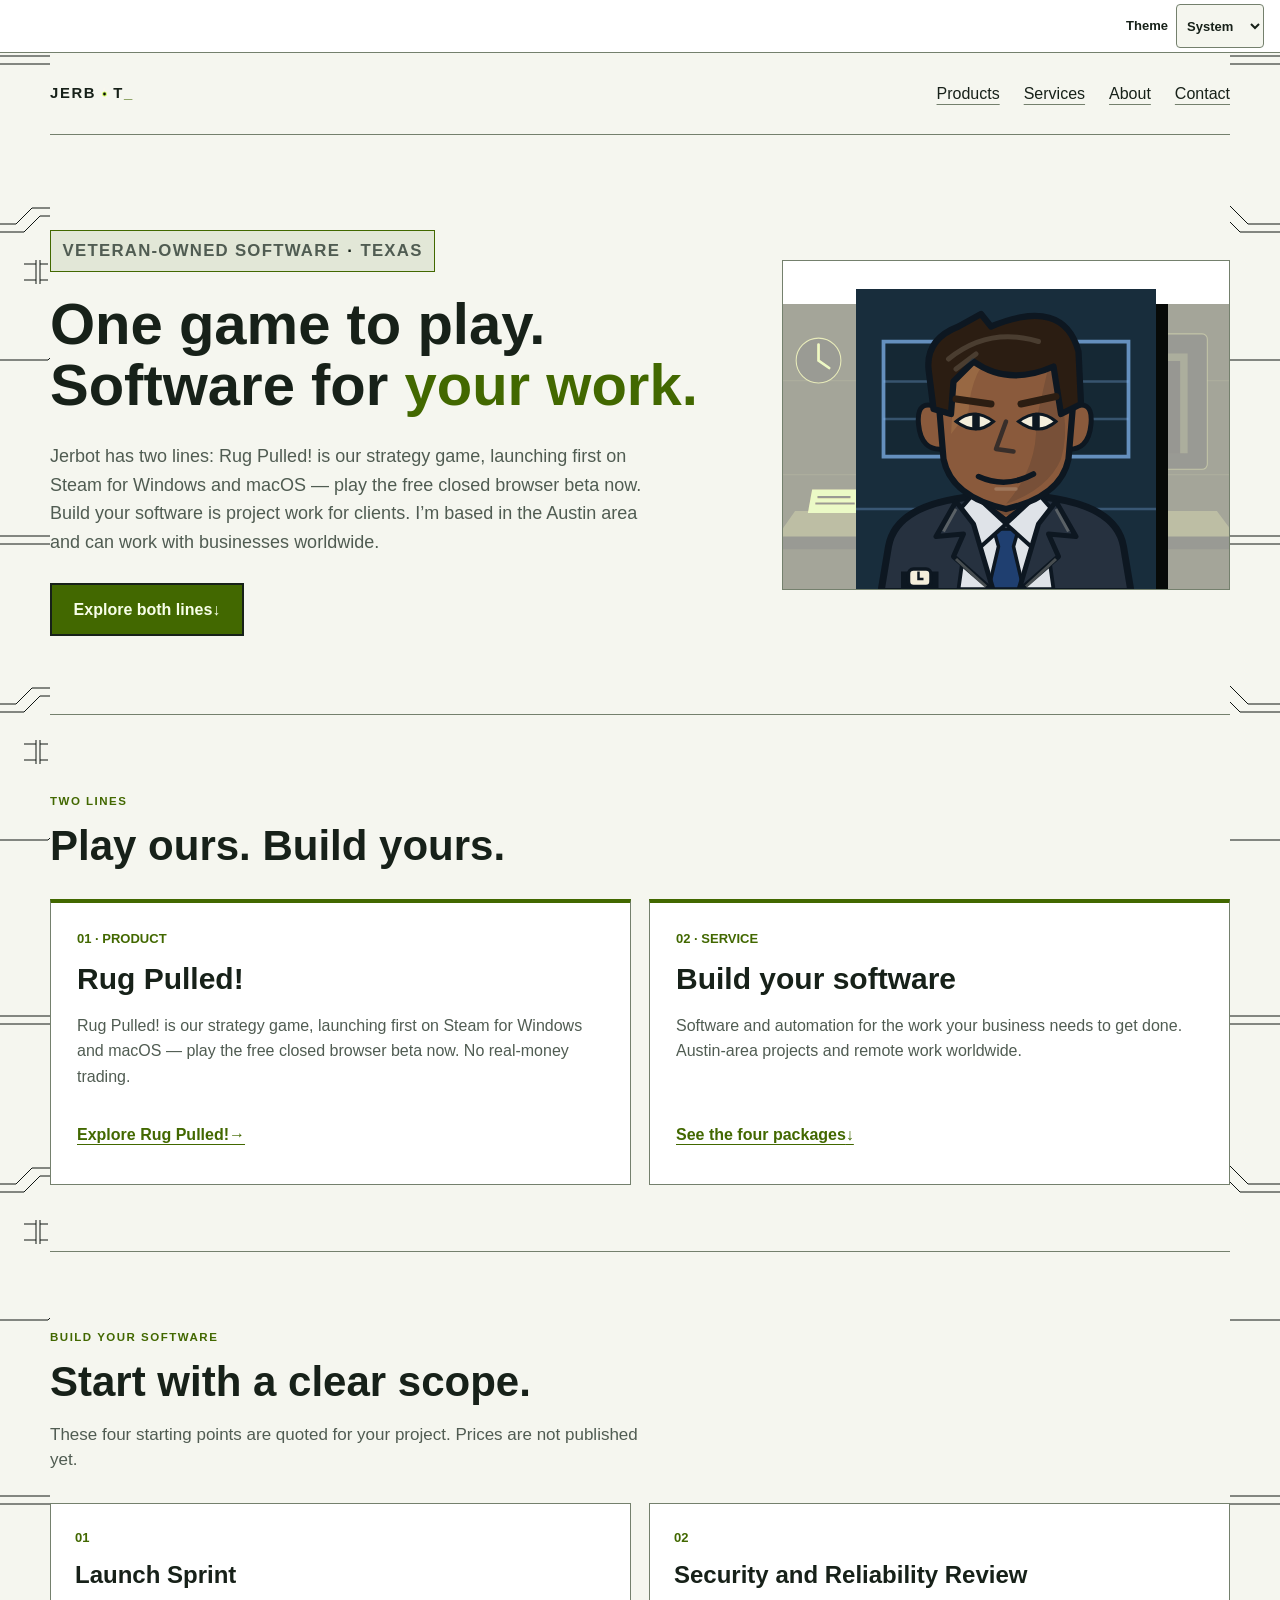
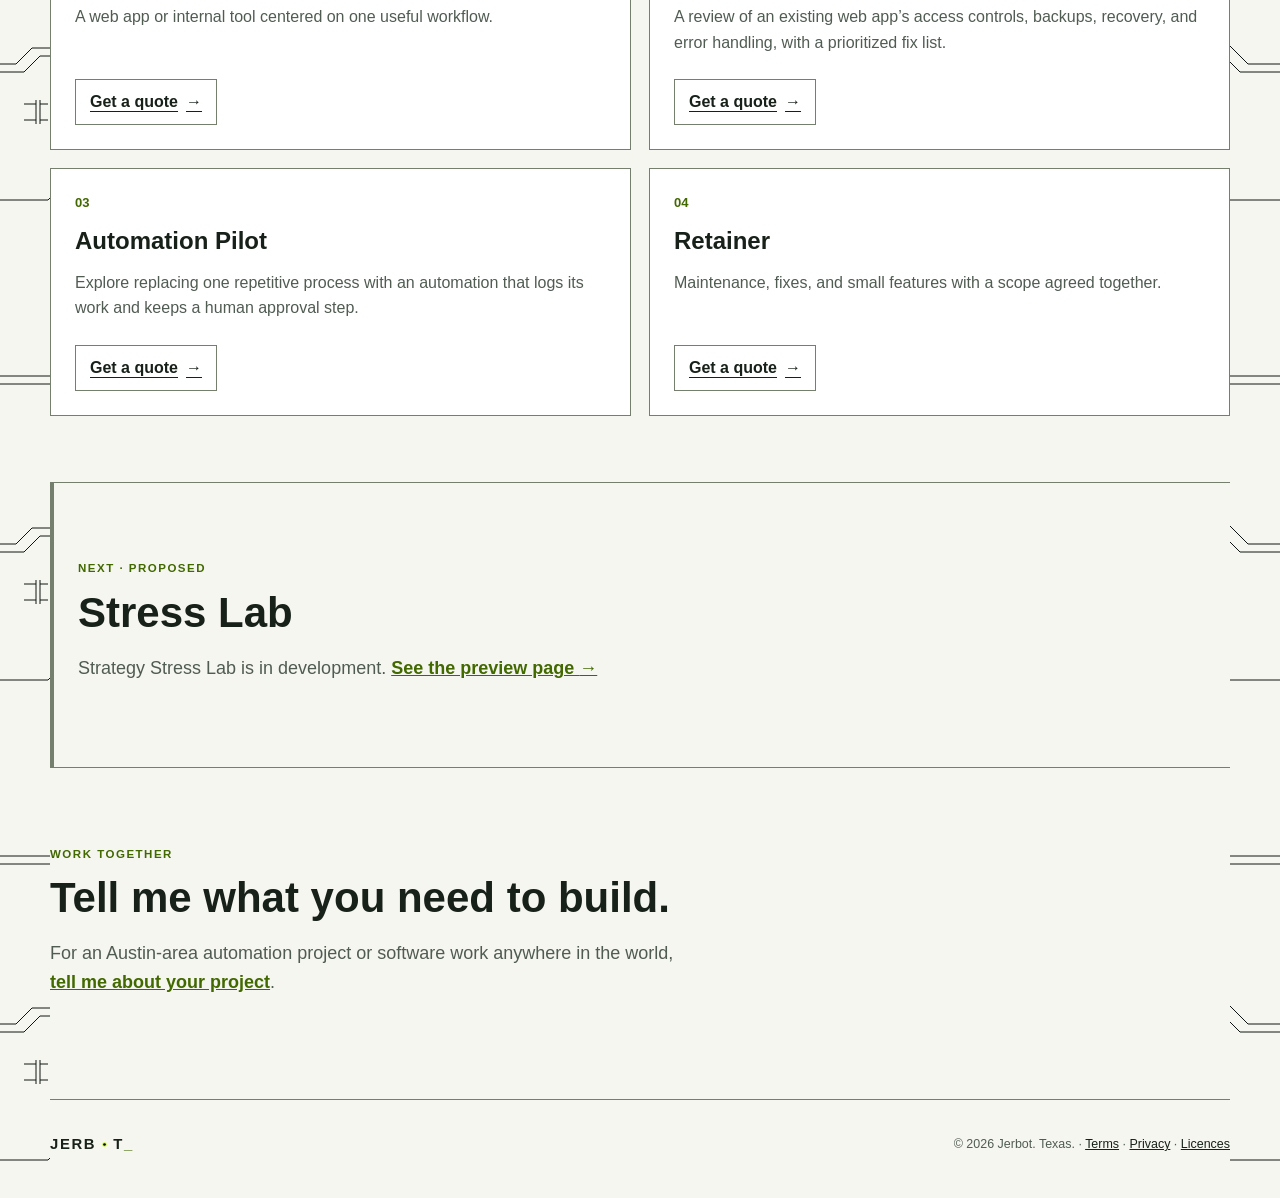
<file: services.html>
<!doctype html>
<html lang="en">
<head>
  <meta charset="utf-8">
  <meta name="viewport" content="width=device-width, initial-scale=1">
  <meta name="description" content="Explore Rug Pulled!, Jerbot's closed-beta browser game, or ask about software and automation for your business in the Austin area or worldwide.">
  <link rel="canonical" href="https://jerbot.dev/services">
  <meta property="og:type" content="website">
  <meta property="og:site_name" content="Jerbot">
  <meta property="og:title" content="Services — Jerbot">
  <meta property="og:description" content="Explore Rug Pulled!, Jerbot's closed-beta browser game, or ask about software and automation for your business in the Austin area or worldwide.">
  <meta property="og:url" content="https://jerbot.dev/services">
  <meta name="twitter:card" content="summary_large_image">
  <meta name="twitter:title" content="Services — Jerbot">
  <meta name="twitter:description" content="Explore Rug Pulled! or ask about software and automation for your business.">
  <title>Services — Jerbot</title>
  <script src="/theme.js"></script>
  <link rel="stylesheet" href="styles.css">
  <link rel="stylesheet" href="services.css">
  <link rel="icon" href="/favicon.svg" type="image/svg+xml">
  <link rel="icon" href="/favicon.ico" sizes="any">
  <link rel="apple-touch-icon" href="/apple-touch-icon.png">
  <meta property="og:image" content="https://jerbot.dev/assets/social/jerbot-og.png">
  <meta property="og:image:width" content="1200">
  <meta property="og:image:height" content="630">
  <meta name="twitter:image" content="https://jerbot.dev/assets/social/jerbot-og.png">
</head>
<body class="services-v2">
  <a class="skip-link" href="#services">Skip to services</a>
  <header class="site-header"><a class="wordmark" href="index.html" aria-label="Jerbot home">JERB<img class="wordmark-o" src="assets/brand/jerbot-mark-wordmark.svg" alt="" aria-hidden="true">T<span>_</span></a><nav aria-label="Primary navigation"><a href="index.html#products">Products</a><a href="services.html" aria-current="page">Services</a><a href="about.html">About</a><a href="index.html#contact">Contact</a></nav></header>
  <main id="services">
    <section class="service-hero" aria-labelledby="services-title">
      <div class="service-hero-copy">
        <p class="service-veteran">Veteran-owned software <span aria-hidden="true">·</span> Texas</p>
        <h1 id="services-title">One game to play.<br>Software for <em>your work.</em></h1>
        <p>Jerbot has two lines: Rug Pulled! is our strategy game, launching first on Steam for Windows and macOS — play the free closed browser beta now. Build your software is project work for clients. I’m based in the Austin area and can work with businesses worldwide.</p>
        <a class="button button-primary" href="#service-lines">Explore both lines <span aria-hidden="true">↓</span></a>
      </div>
      <div class="character-stage service-character"><img src="assets/jerbot-character.svg" alt="Illustrated Rug Pulled! character"><img class="desk-mark" src="assets/jerbot-desk-mark.svg" alt="" aria-hidden="true"></div>
    </section>

    <section class="service-lines" id="service-lines" aria-labelledby="lines-title">
      <p class="eyebrow">Two lines</p><h2 id="lines-title">Play ours. Build yours.</h2>
      <div class="service-line-grid">
        <article class="service-line service-line-game" aria-labelledby="game-line-title">
          <p class="service-line-number">01 · Product</p><h3 id="game-line-title">Rug Pulled!</h3>
          <p>Rug Pulled! is our strategy game, launching first on Steam for Windows and macOS — play the free closed browser beta now. No real-money trading.</p>
          <a class="service-line-link" href="rug-pulled.html">Explore Rug Pulled! <span aria-hidden="true">→</span></a>
        </article>
        <article class="service-line service-line-build" aria-labelledby="build-line-title">
          <p class="service-line-number">02 · Service</p><h3 id="build-line-title">Build your software</h3>
          <p>Software and automation for the work your business needs to get done. Austin-area projects and remote work worldwide.</p>
          <a class="service-line-link" href="#packages">See the four packages <span aria-hidden="true">↓</span></a>
        </article>
      </div>
    </section>

    <section class="service-packages" id="packages" aria-labelledby="packages-title">
      <p class="eyebrow">Build your software</p><h2 id="packages-title">Start with a clear scope.</h2>
      <p class="service-section-intro">These four starting points are quoted for your project. Prices are not published yet.</p>
      <div class="service-package-grid">
        <article><p class="service-package-index">01</p><h3>Launch Sprint</h3><p>A web app or internal tool centered on one useful workflow.</p><a href="/questionnaire" aria-label="Get a quote for Launch Sprint">Get a quote <span aria-hidden="true">→</span></a></article>
        <article><p class="service-package-index">02</p><h3>Security and Reliability Review</h3><p>A review of an existing web app’s access controls, backups, recovery, and error handling, with a prioritized fix list.</p><a href="/questionnaire" aria-label="Get a quote for Security and Reliability Review">Get a quote <span aria-hidden="true">→</span></a></article>
        <article><p class="service-package-index">03</p><h3>Automation Pilot</h3><p>Explore replacing one repetitive process with an automation that logs its work and keeps a human approval step.</p><a href="/questionnaire" aria-label="Get a quote for Automation Pilot">Get a quote <span aria-hidden="true">→</span></a></article>
        <article><p class="service-package-index">04</p><h3>Retainer</h3><p>Maintenance, fixes, and small features with a scope agreed together.</p><a href="/questionnaire" aria-label="Get a quote for Retainer">Get a quote <span aria-hidden="true">→</span></a></article>
      </div>
    </section>

    <section class="service-next" aria-labelledby="next-title">
      <p class="eyebrow">Next · proposed</p><h2 id="next-title">Stress Lab</h2>
      <p>Strategy Stress Lab is in development. <a href="/stresslab">See the preview page <span aria-hidden="true">→</span></a></p>
    </section>
    <section class="service-contact" aria-labelledby="contact-title">
      <p class="eyebrow">Work together</p><h2 id="contact-title">Tell me what you need to build.</h2>
      <p>For an Austin-area automation project or software work anywhere in the world, <a href="/questionnaire">tell me about your project</a>.</p>
    </section>
  </main>
  <footer><a class="wordmark" href="index.html" aria-label="Jerbot home">JERB<img class="wordmark-o" src="assets/brand/jerbot-mark-wordmark.svg" alt="" aria-hidden="true">T<span>_</span></a><p>© 2026 Jerbot. Texas. · <a href="terms.html">Terms</a> · <a href="privacy.html">Privacy</a> &middot; <a href="licenses.html">Licences</a></p></footer>
</body>
</html>
</file>
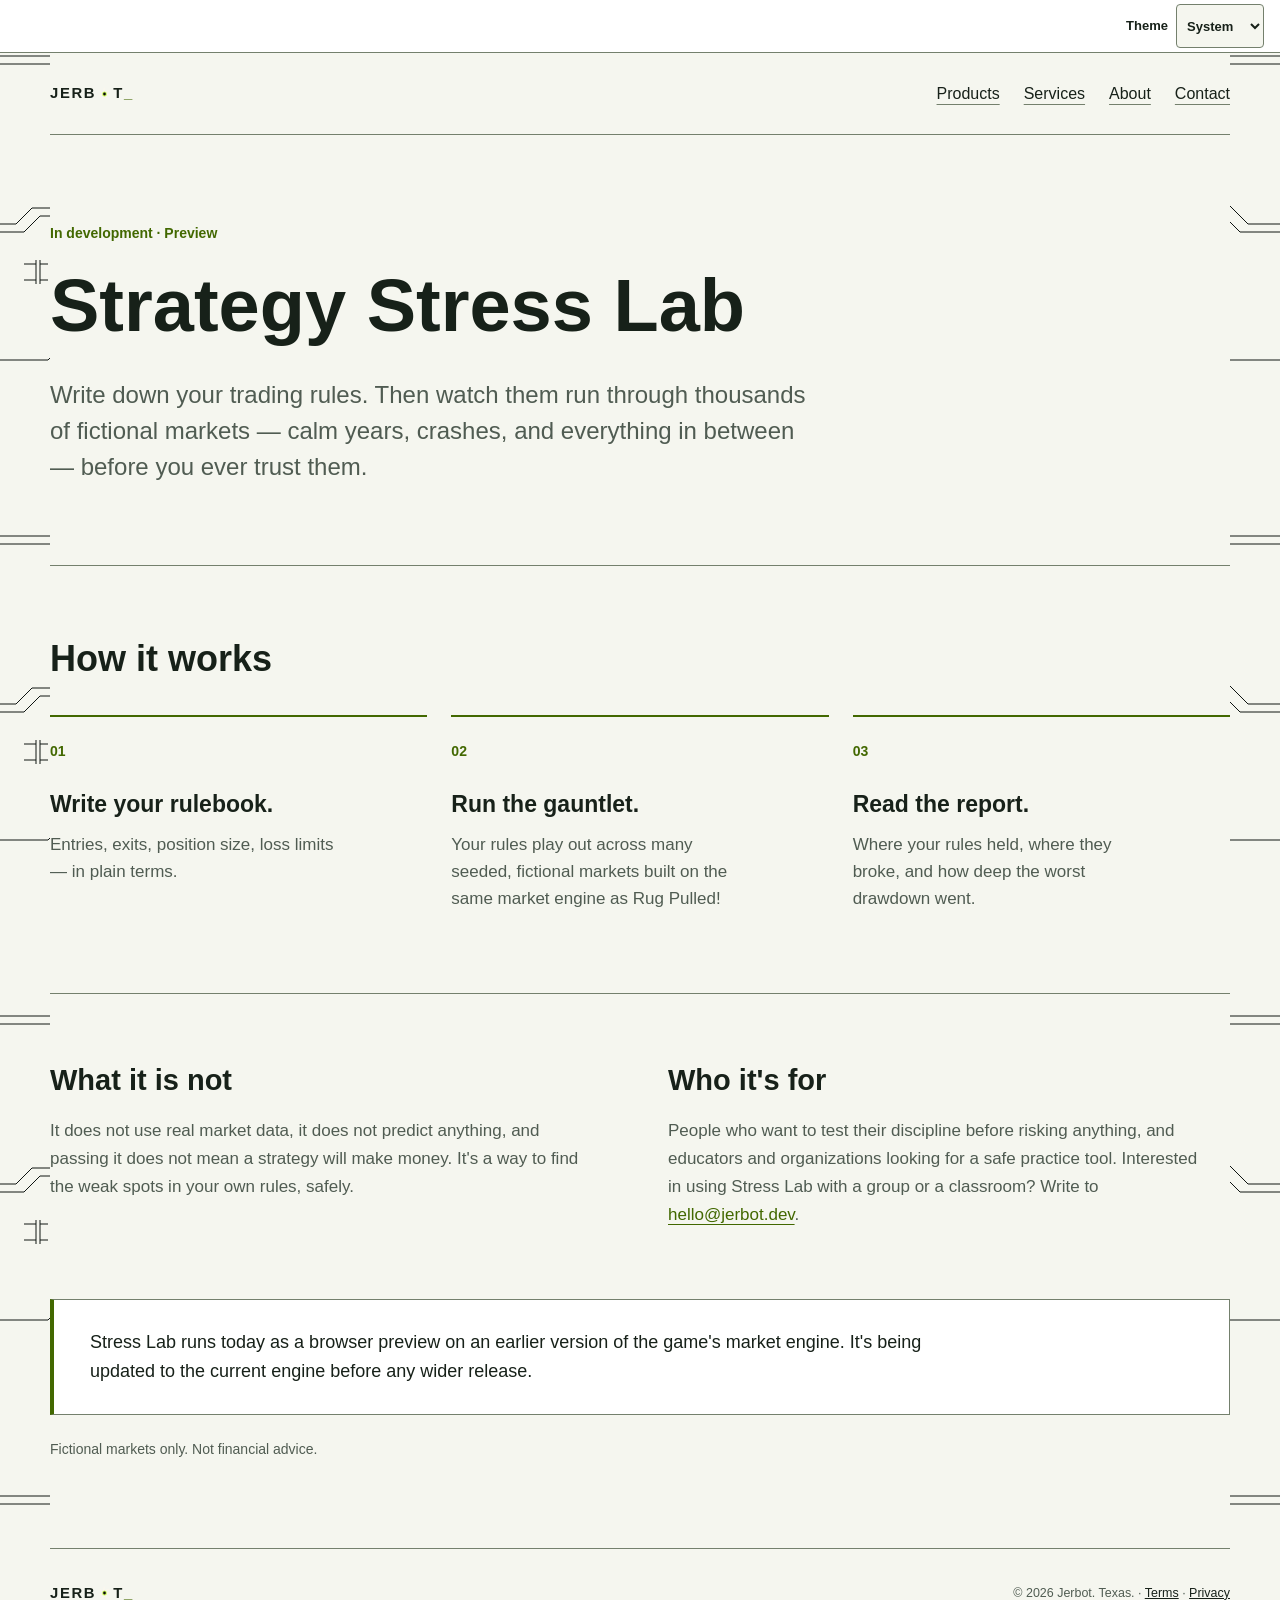
<file: stresslab.html>
<!doctype html>
<html lang="en">
<head>
  <meta charset="utf-8">
  <meta name="viewport" content="width=device-width, initial-scale=1">
  <meta name="description" content="Write down your trading rules. Then watch them run through thousands of fictional markets — calm years, crashes, and everything in between — before you ever trust them.">
  <link rel="canonical" href="https://jerbot.dev/stresslab">
  <meta property="og:type" content="website">
  <meta property="og:site_name" content="Jerbot">
  <meta property="og:title" content="Strategy Stress Lab — Jerbot">
  <meta property="og:description" content="Write down your trading rules. Then watch them run through thousands of fictional markets — calm years, crashes, and everything in between — before you ever trust them.">
  <meta property="og:url" content="https://jerbot.dev/stresslab">
  <meta property="og:image" content="https://jerbot.dev/assets/social/jerbot-og.png">
  <meta property="og:image:width" content="1200">
  <meta property="og:image:height" content="630">
  <meta name="twitter:card" content="summary">
  <title>Strategy Stress Lab — Jerbot</title>
  <script src="/theme.js"></script>
  <link rel="stylesheet" href="styles.css">
  <link rel="stylesheet" href="stresslab.css">
  <link rel="icon" href="/favicon.svg" type="image/svg+xml">
  <link rel="icon" href="/favicon.ico" sizes="any">
  <link rel="apple-touch-icon" href="/apple-touch-icon.png">
</head>
<body class="stresslab-page">
  <a class="skip-link" href="#stresslab">Skip to Strategy Stress Lab</a>
  <header class="site-header"><a class="wordmark" href="index.html" aria-label="Jerbot home">JERB<img class="wordmark-o" src="assets/brand/jerbot-mark-wordmark.svg" alt="" aria-hidden="true">T<span>_</span></a><nav aria-label="Primary navigation"><a href="index.html#products">Products</a><a href="services.html">Services</a><a href="about.html">About</a><a href="index.html#contact">Contact</a></nav></header>
  <main id="stresslab">
    <section class="stresslab-hero" aria-labelledby="stresslab-title">
      <p class="stresslab-eyebrow">In development · Preview</p>
      <h1 id="stresslab-title">Strategy Stress Lab</h1>
      <p class="stresslab-lede">Write down your trading rules. Then watch them run through thousands of fictional markets — calm years, crashes, and everything in between — before you ever trust them.</p>
    </section>

    <section class="stresslab-process" aria-labelledby="process-title">
      <h2 id="process-title">How it works</h2>
      <ol>
        <li><h3>Write your rulebook.</h3><p>Entries, exits, position size, loss limits — in plain terms.</p></li>
        <li><h3>Run the gauntlet.</h3><p>Your rules play out across many seeded, fictional markets built on the same market engine as Rug Pulled!</p></li>
        <li><h3>Read the report.</h3><p>Where your rules held, where they broke, and how deep the worst drawdown went.</p></li>
      </ol>
    </section>

    <div class="stresslab-details">
      <section aria-labelledby="not-title">
        <h2 id="not-title">What it is not</h2>
        <p>It does not use real market data, it does not predict anything, and passing it does not mean a strategy will make money. It's a way to find the weak spots in your own rules, safely.</p>
      </section>
      <section aria-labelledby="for-title">
        <h2 id="for-title">Who it's for</h2>
        <p>People who want to test their discipline before risking anything, and educators and organizations looking for a safe practice tool. Interested in using Stress Lab with a group or a classroom? Write to <a href="mailto:hello@jerbot.dev">hello@jerbot.dev</a>.</p>
      </section>
    </div>

    <section class="stresslab-status" aria-label="Status">
      <p>Stress Lab runs today as a browser preview on an earlier version of the game's market engine. It's being updated to the current engine before any wider release.</p>
    </section>
    <p class="stresslab-footnote">Fictional markets only. Not financial advice.</p>
  </main>
  <footer><a class="wordmark" href="index.html" aria-label="Jerbot home">JERB<img class="wordmark-o" src="assets/brand/jerbot-mark-wordmark.svg" alt="" aria-hidden="true">T<span>_</span></a><p>© 2026 Jerbot. Texas. · <a href="terms.html">Terms</a> · <a href="privacy.html">Privacy</a></p></footer>
</body>
</html>
</file>
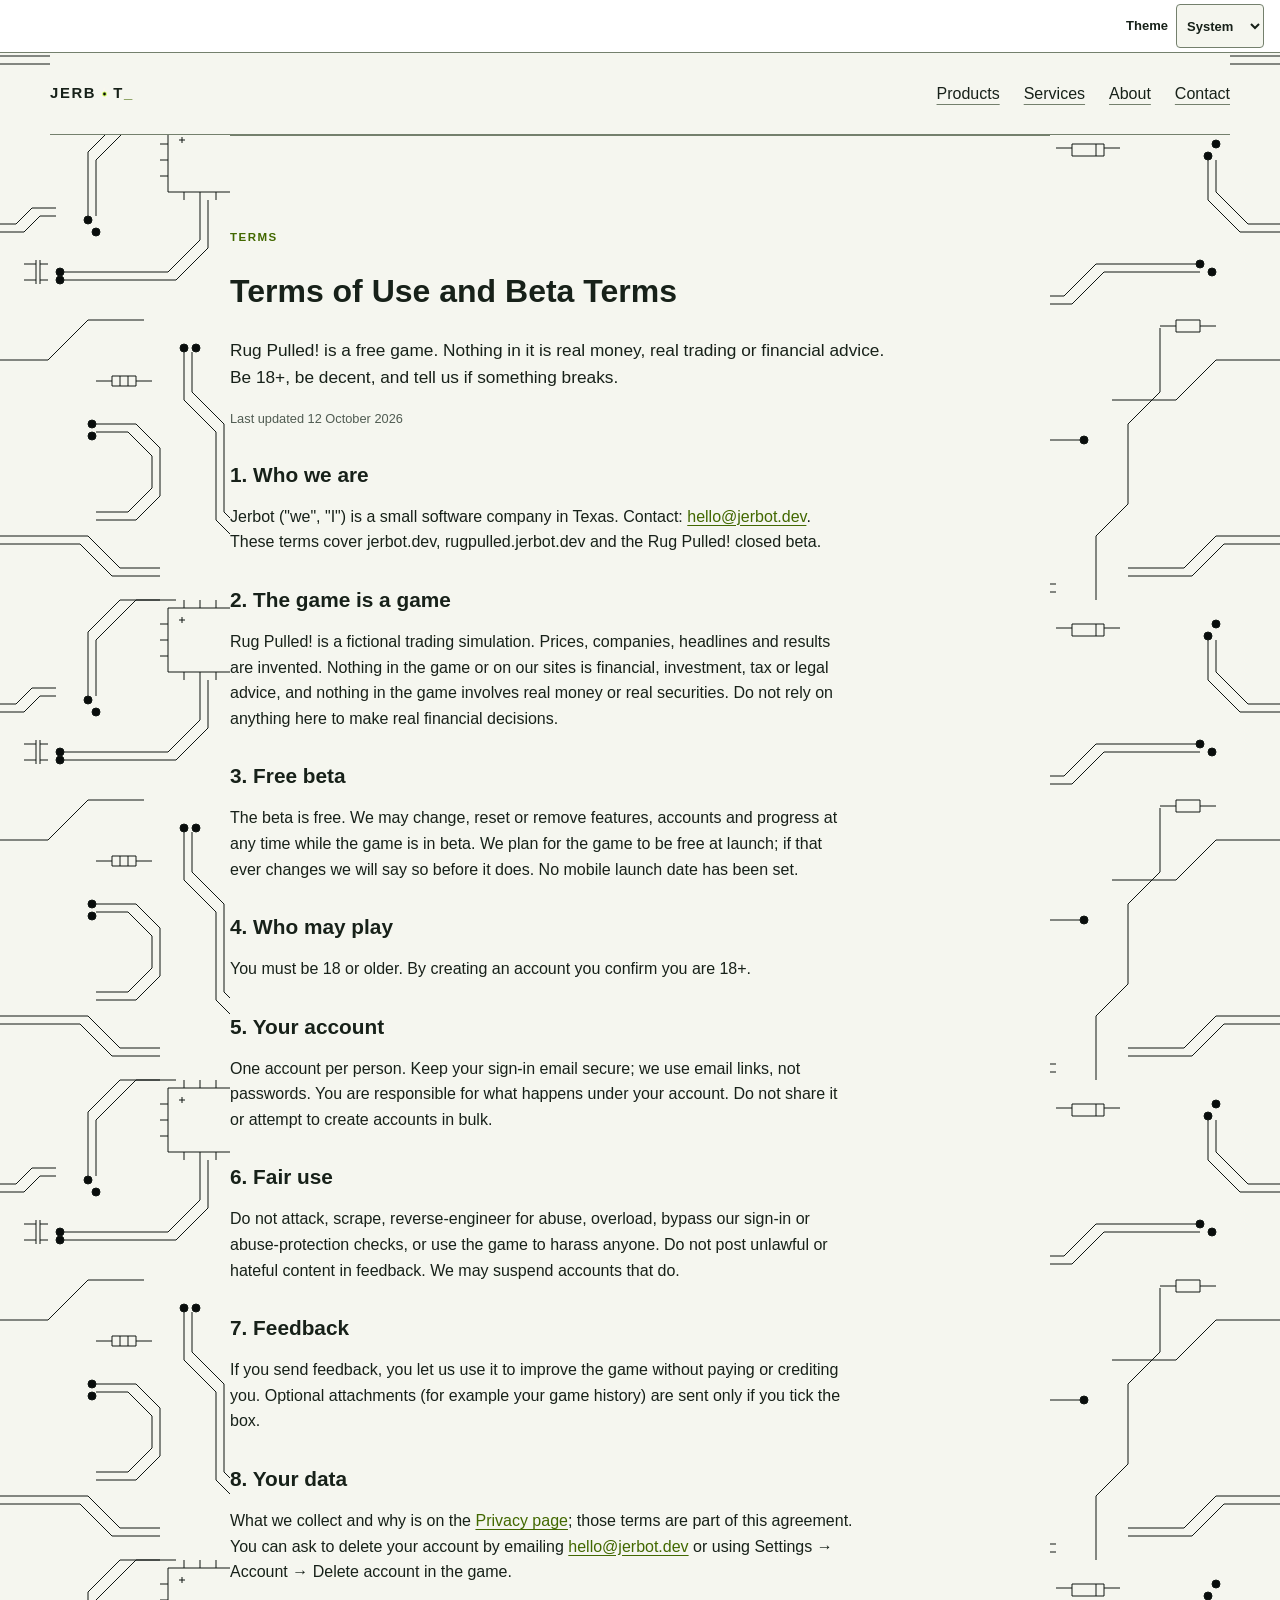
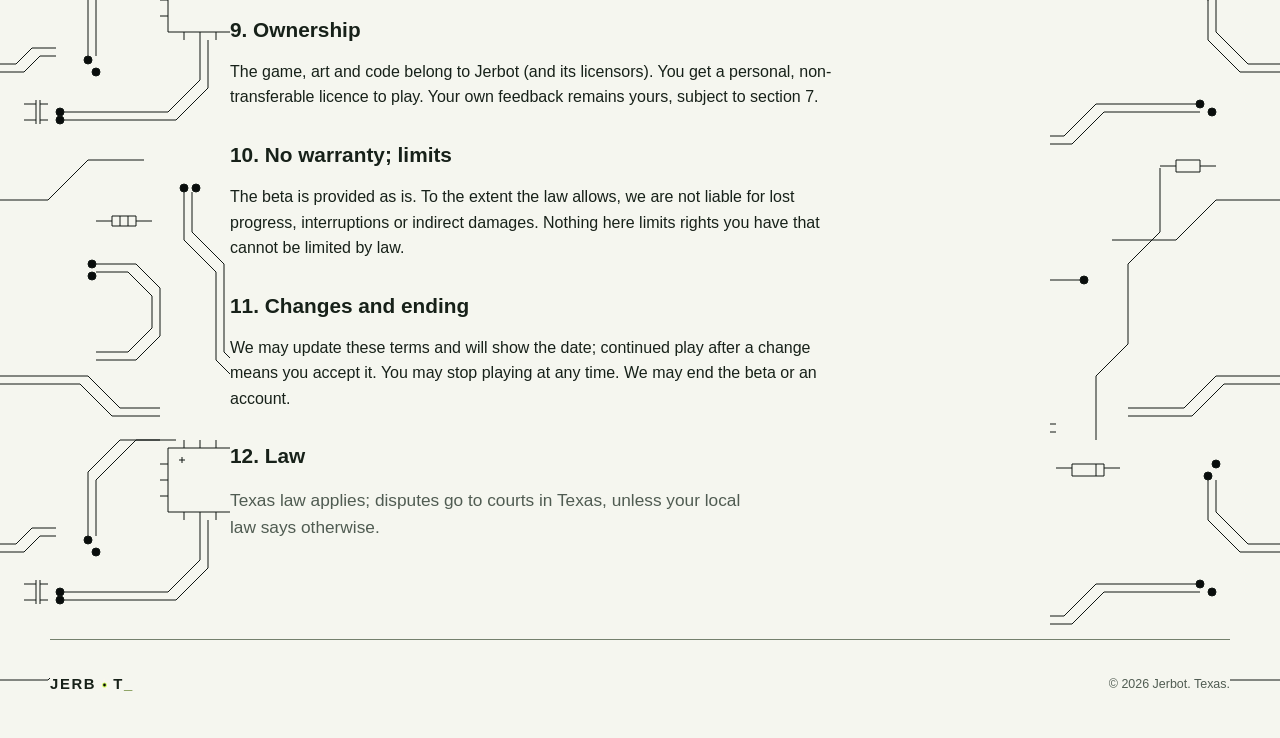
<file: terms.html>
<!doctype html>
<html lang="en">
<head>
<meta charset="utf-8">
<meta name="viewport" content="width=device-width,initial-scale=1">
<title>Terms of Use and Beta Terms — Jerbot</title>
<meta name="description" content="Terms for jerbot.dev, Rug Pulled! and its free closed beta.">
<meta property="og:type" content="website">
<meta property="og:title" content="Terms of Use and Beta Terms — Jerbot">
<meta property="og:description" content="Terms for jerbot.dev, Rug Pulled! and its free closed beta.">
<meta property="og:image" content="https://jerbot.dev/assets/social/jerbot-og.png">
<meta property="og:url" content="https://jerbot.dev/terms">
<link rel="canonical" href="https://jerbot.dev/terms">
<script src="/theme.js"></script>
<link rel="stylesheet" href="styles.css">
<link rel="stylesheet" href="terms.css">
<link rel="icon" href="/favicon.svg" type="image/svg+xml">
<link rel="icon" href="/favicon.ico" sizes="any">
<link rel="apple-touch-icon" href="/apple-touch-icon.png">
</head>
<body>
<header class="site-header"><a class="wordmark" href="index.html" aria-label="Jerbot home">JERB<img class="wordmark-o" src="assets/brand/jerbot-mark-wordmark.svg" alt="" aria-hidden="true">T<span>_</span></a><nav aria-label="Primary navigation"><a href="index.html#products">Products</a><a href="services.html">Services</a><a href="about.html">About</a><a href="index.html#contact">Contact</a></nav></header>
<main class="statement terms">
<p class="eyebrow">Terms</p>
<h1>Terms of Use and Beta Terms</h1>
<p class="terms-summary">Rug Pulled! is a free game. Nothing in it is real money, real trading or financial advice. Be 18+, be decent, and tell us if something breaks.</p>
<p class="card-meta">Last updated 12 October 2026</p>

<h2>1. Who we are</h2>
<p>Jerbot ("we", "I") is a small software company in Texas. Contact: <a href="mailto:hello@jerbot.dev">hello@jerbot.dev</a>. These terms cover jerbot.dev, rugpulled.jerbot.dev and the Rug Pulled! closed beta.</p>

<h2>2. The game is a game</h2>
<p>Rug Pulled! is a fictional trading simulation. Prices, companies, headlines and results are invented. Nothing in the game or on our sites is financial, investment, tax or legal advice, and nothing in the game involves real money or real securities. Do not rely on anything here to make real financial decisions.</p>

<h2>3. Free beta</h2>
<p>The beta is free. We may change, reset or remove features, accounts and progress at any time while the game is in beta. We plan for the game to be free at launch; if that ever changes we will say so before it does. No mobile launch date has been set.</p>

<h2>4. Who may play</h2>
<p>You must be 18 or older. By creating an account you confirm you are 18+.</p>

<h2>5. Your account</h2>
<p>One account per person. Keep your sign-in email secure; we use email links, not passwords. You are responsible for what happens under your account. Do not share it or attempt to create accounts in bulk.</p>

<h2>6. Fair use</h2>
<p>Do not attack, scrape, reverse-engineer for abuse, overload, bypass our sign-in or abuse-protection checks, or use the game to harass anyone. Do not post unlawful or hateful content in feedback. We may suspend accounts that do.</p>

<h2>7. Feedback</h2>
<p>If you send feedback, you let us use it to improve the game without paying or crediting you. Optional attachments (for example your game history) are sent only if you tick the box.</p>

<h2>8. Your data</h2>
<p>What we collect and why is on the <a href="privacy.html">Privacy page</a>; those terms are part of this agreement. You can ask to delete your account by emailing <a href="mailto:hello@jerbot.dev">hello@jerbot.dev</a> or using Settings → Account → Delete account in the game.</p>

<h2>9. Ownership</h2>
<p>The game, art and code belong to Jerbot (and its licensors). You get a personal, non-transferable licence to play. Your own feedback remains yours, subject to section 7.</p>

<h2>10. No warranty; limits</h2>
<p>The beta is provided as is. To the extent the law allows, we are not liable for lost progress, interruptions or indirect damages. Nothing here limits rights you have that cannot be limited by law.</p>

<h2>11. Changes and ending</h2>
<p>We may update these terms and will show the date; continued play after a change means you accept it. You may stop playing at any time. We may end the beta or an account.</p>

<h2>12. Law</h2>
<p>Texas law applies; disputes go to courts in Texas, unless your local law says otherwise.</p>
</main>
<footer><a class="wordmark" href="index.html" aria-label="Jerbot home">JERB<img class="wordmark-o" src="assets/brand/jerbot-mark-wordmark.svg" alt="" aria-hidden="true">T<span>_</span></a><p>© 2026 Jerbot. Texas.</p></footer>
</body>
</html>
</file>
<file: styles.css>
:root{--ink:#090d0c;--panel:#101714;--line:#28322e;--muted:#98a49d;--paper:#ecf0ea;--lime:#b7ff3c;--lime-ink:#172100;--max:1180px}*{box-sizing:border-box}html{scroll-behavior:smooth}body{margin:0;background:var(--ink);color:var(--paper);font-family:Inter,-apple-system,BlinkMacSystemFont,"Segoe UI",sans-serif;line-height:1.5}.skip-link{position:absolute;left:-999px}.skip-link:focus{left:1rem;top:1rem;z-index:5;background:var(--lime);color:var(--ink);padding:.65rem 1rem}.site-header,main,footer{width:min(calc(100% - 3rem),var(--max));margin:auto}.site-header{height:82px;border-bottom:1px solid var(--line);display:flex;align-items:center;justify-content:space-between}.wordmark{font-weight:800;letter-spacing:.11em;color:var(--paper);text-decoration:none;font-size:.93rem}.wordmark span{color:var(--lime)}nav{display:flex;gap:1.5rem}nav a,.text-link{color:var(--paper);text-underline-offset:.3em;text-decoration-color:var(--line)}nav a:hover,.text-link:hover{color:var(--lime)}.hero{padding:clamp(4rem,10vw,9rem) 0 5rem;max-width:850px}.eyebrow{margin:0 0:1rem;color:var(--lime);font-size:.72rem;font-weight:700;letter-spacing:.13em;text-transform:uppercase}.hero h1,.statement h2,.contact h2{font-size:clamp(3rem,8vw,7rem);line-height:.96;letter-spacing:-.075em;margin:0}.hero h1 em{color:var(--lime);font-style:normal}.hero-copy{max-width:48ch;color:var(--muted);font-size:1.1rem;margin:2rem 0}.hero-actions,.card-actions{display:flex;align-items:center;gap:1rem;flex-wrap:wrap}.button{min-height:46px;display:inline-flex;align-items:center;justify-content:center;padding:.7rem 1rem;text-decoration:none;font-weight:800;border:1px solid transparent}.button-primary{background:var(--lime);color:var(--lime-ink)}.button-primary:hover{background:var(--button-hover)}.button-secondary{border-color:var(--line);color:var(--paper)}.availability,.card-meta{color:var(--muted);font-size:.8rem;margin:1rem 0 0}.product-section{padding:4rem 0;border-top:1px solid var(--line)}.section-heading{display:flex;align-items:baseline;justify-content:space-between;margin-bottom:1.5rem}.section-heading h2{font-size:1.3rem;margin:0}.product-grid{display:grid;grid-template-columns:repeat(3,1fr);gap:1rem}.product-card{border:1px solid var(--line);background:var(--panel);min-width:0}.product-card-featured{grid-column:span 2}.card-topline{display:flex;justify-content:space-between;padding:.8rem 1rem;border-bottom:1px solid var(--line);font-size:.72rem;color:var(--muted);letter-spacing:.08em;text-transform:uppercase}.status{color:var(--muted)}.status-live{color:var(--lime)}.media-frame{height:220px;border-bottom:1px solid var(--line);display:flex;flex-direction:column;justify-content:flex-end;padding:1.15rem;background:linear-gradient(135deg,var(--media-accent),var(--media-base));font-weight:800;font-size:clamp(1.4rem,3vw,2.4rem);letter-spacing:-.05em}.media-frame small{font-size:.72rem;font-weight:500;letter-spacing:.05em;color:var(--muted);margin-top:.4rem}.media-game{background:linear-gradient(135deg,var(--media-accent),var(--media-base))}.media-live{background:linear-gradient(135deg,var(--media-accent),var(--media-base))}.media-pubmint{background:linear-gradient(135deg,var(--media-accent),var(--media-base))}.card-body{padding:1.25rem}.card-body h3{font-size:1.6rem;letter-spacing:-.05em;margin:0}.card-body p:not(.card-meta){color:var(--muted);min-height:3rem}.statement,.contact{border-top:1px solid var(--line);padding:5rem 0;max-width:820px}.statement h2,.contact h2{font-size:clamp(2.2rem,5vw,4.3rem)}.statement>p:last-child,.contact>p:not(.eyebrow){color:var(--muted);max-width:56ch;font-size:1.08rem}.contact{padding-bottom:7rem}.contact-placeholder{display:inline-block;border:1px dashed var(--line);color:var(--muted);padding:.7rem 1rem;font-family:ui-monospace,SFMono-Regular,Menlo,monospace;font-size:.82rem}footer{border-top:1px solid var(--line);padding:1.4rem 0 2rem;display:flex;justify-content:space-between;align-items:center;color:var(--muted);font-size:.78rem}a:focus-visible{outline:3px solid var(--lime);outline-offset:3px}@media(max-width:700px){.site-header,main,footer{width:min(calc(100% - 2rem),var(--max))}.site-header{height:70px}nav{gap:.8rem;font-size:.86rem}.hero{padding:4rem 0}.product-grid{grid-template-columns:1fr}.product-card-featured{grid-column:auto}.media-frame{height:190px}.section-heading{display:block}.section-heading .eyebrow{margin-bottom:.5rem}.statement,.contact{padding:4rem 0}.contact{padding-bottom:5rem}footer{gap:1rem;align-items:flex-start;flex-direction:column}}
.services{border-top:1px solid var(--line);padding:5rem 0;display:grid;grid-template-columns:1.25fr .75fr;gap:3rem;align-items:center}.services h2,.service-hero h1,.service-list h2,.engagement h2{font-size:clamp(2.2rem,5vw,4.7rem);line-height:.98;letter-spacing:-.065em;margin:0}.services-copy>p:not(.eyebrow),.service-hero p:not(.eyebrow),.engagement>p:not(.eyebrow){color:var(--muted);max-width:54ch;font-size:1.05rem}.character-stage{min-height:330px;border:1px solid var(--line);position:relative;overflow:hidden;background:linear-gradient(145deg,var(--panel),var(--ink));display:flex;align-items:flex-end;justify-content:center}.character-stage>img:first-child{height:290px;max-width:78%;position:relative;z-index:2;filter:drop-shadow(12px 15px 0 #070a08)}.character-stage .desk-mark{position:absolute;width:110%;bottom:-3px;opacity:.44;filter:sepia(1) saturate(2) hue-rotate(25deg)}.contact-intents{display:flex;gap:.75rem;flex-wrap:wrap;margin:1.4rem 0}.contact-intents a{border:1px solid var(--line);color:var(--paper);padding:.65rem .8rem;text-decoration:none}.contact-intents a:hover{border-color:var(--lime);color:var(--lime)}.contact-email{color:var(--lime);font-weight:800;text-underline-offset:.28em}.service-hero{padding:clamp(4rem,9vw,8rem) 0 5rem;display:grid;grid-template-columns:1.2fr .8fr;gap:3rem;align-items:center}.service-hero h1 em{font-style:normal;color:var(--lime)}.service-character{min-height:390px}.service-list,.engagement{border-top:1px solid var(--line);padding:5rem 0}.service-grid{display:grid;grid-template-columns:repeat(3,1fr);gap:1rem;margin-top:2rem}.service-grid article{border:1px solid var(--line);background:var(--panel);padding:1.2rem}.service-grid h3{margin:0;font-size:1.2rem}.service-grid p{color:var(--muted)}.engagement{max-width:820px;padding-bottom:7rem}@media(max-width:700px){.services,.service-hero{grid-template-columns:1fr;gap:1.5rem;padding:4rem 0}.character-stage{min-height:260px;order:-1}.character-stage>img:first-child{height:240px}.service-grid{grid-template-columns:1fr}.service-list,.engagement{padding:4rem 0}.engagement{padding-bottom:5rem}}
.media-screenshot{padding:0;display:block;background:#0a0d0b;position:relative}.media-screenshot img{display:block;width:100%;height:100%;object-fit:cover;object-position:center}.media-screenshot figcaption{position:absolute;left:.75rem;bottom:.7rem;background:var(--panel);border:1px solid var(--line);color:var(--paper);font-size:.7rem;letter-spacing:.06em;padding:.35rem .5rem;text-transform:uppercase}
.wordmark{display:inline-flex;gap:0;align-items:center}.wordmark .wordmark-o{height:1.05em;width:1.05em;object-fit:contain;margin:0 .06em 0 .04em;position:relative;top:.02em;flex:0 0 auto}.hero{position:relative}.hero-visual{position:absolute;right:-4rem;bottom:1rem;width:min(34vw,330px);height:280px;border:1px solid var(--line);background:radial-gradient(circle at 32% 18%,var(--media-accent) 0,transparent 40%),linear-gradient(145deg,var(--panel),var(--ink));overflow:hidden;pointer-events:none}.hero-icon{position:absolute;width:180px;right:-36px;top:-28px;opacity:.25;filter:sepia(1) saturate(4) hue-rotate(25deg)}.hero-avatar{position:absolute;bottom:-2px;right:15%;height:250px;filter:drop-shadow(13px 15px 0 #070a08)}.about-hero{padding:clamp(4rem,9vw,8rem) 0 4rem;display:grid;grid-template-columns:1.2fr .8fr;gap:3rem;align-items:center}.about-hero h1{font-size:clamp(3rem,7vw,6.4rem);line-height:.96;letter-spacing:-.075em;margin:0}.about-hero h1 em{font-style:normal;color:var(--lime)}.about-hero p:not(.eyebrow),.about-contact>p{color:var(--muted);max-width:55ch;font-size:1.08rem}.about-portrait{height:360px;border:1px solid var(--line);background:var(--panel);position:relative;overflow:hidden;display:flex;align-items:center;justify-content:center}.about-portrait>img{max-height:320px;max-width:100%;width:auto;height:auto;z-index:2}.about-portrait>img+img{position:absolute;width:240px;right:-65px;top:-45px;opacity:.25;filter:sepia(1) saturate(4) hue-rotate(25deg)}.about-arc,.credentials,.about-contact{border-top:1px solid var(--line);padding:5rem 0}.about-arc h2,.credentials h2,.about-contact h2{font-size:clamp(2.2rem,5vw,4.4rem);line-height:.98;letter-spacing:-.065em;margin:0}.timeline{display:grid;grid-template-columns:repeat(3,1fr);gap:1rem;margin-top:2rem}.timeline article,.credentials-grid article{border:1px solid var(--line);background:var(--panel);padding:1.25rem}.timeline img{height:82px;float:right;margin:-.35rem -.35rem .8rem .7rem;filter:drop-shadow(4px 5px 0 #080b09)}.timeline-date{margin:0;color:var(--lime);font-size:.75rem;font-weight:700;letter-spacing:.1em}.timeline h3,.credentials-grid h3{font-size:1.22rem;margin:.55rem 0}.timeline p:not(.timeline-date),.credentials-grid p{color:var(--muted)}.timeline-detail{border-top:1px solid var(--line);padding-top:.8rem;color:var(--paper)!important}.credentials-grid{display:grid;grid-template-columns:repeat(2,1fr);gap:1rem;margin-top:2rem}.veteran-logo-slot{border-style:dashed!important}.veteran-logo-slot span{color:var(--muted);font-family:ui-monospace,SFMono-Regular,Menlo,monospace;font-size:.75rem}.about-contact{max-width:780px;padding-bottom:7rem}.about-contact a{color:var(--lime);font-weight:800}@media(max-width:800px){.hero-visual{position:relative;right:auto;bottom:auto;margin-top:2rem;width:100%;height:245px}.hero-avatar{height:225px}.about-hero{grid-template-columns:1fr;gap:1.5rem;padding:4rem 0}.about-portrait{height:275px}.about-portrait>img{max-height:240px}.about-portrait>img:first-child{height:245px}.about-arc,.credentials,.about-contact{padding:4rem 0}.timeline,.credentials-grid{grid-template-columns:1fr}.about-contact{padding-bottom:5rem}}@media(max-width:520px){.site-header{gap:.8rem}.site-header nav{gap:.55rem;font-size:.75rem;flex-wrap:wrap}.hero-visual{height:220px}}
.veteran-badge,.service-veteran{display:inline-flex;align-items:center;gap:.45rem;margin:0 0:1.1rem;padding:.48rem .72rem;border:1px solid var(--badge-border);background:var(--badge-bg);color:var(--lime);font-size:.8rem;font-weight:800;letter-spacing:.075em;text-transform:uppercase}.veteran-badge span,.service-veteran span{color:var(--paper)}.service-veteran{font-size:.9rem;margin-bottom:1.35rem}@media(max-width:520px){.veteran-badge{font-size:.73rem;padding:.5rem .62rem}.hero h1{font-size:clamp(2.9rem,14vw,4.3rem)}.hero-actions .button-primary{width:100%}}

/* Etched circuit texture. The dark trace remains at its existing value until
   the supplied candidate renders are reviewed. */
body {
  background-image: url("assets/texture/circuit-etched.svg");
  background-repeat: repeat;
  background-size: 640px 480px;
}
/* Prose stays on ink. Existing opaque cards and panels need no changes. */
.site-header, footer,
.hero, .services, .statement, .contact,
.service-hero, .service-list, .engagement,
.about-hero, .about-contact,
.section-heading,
.about-arc > .eyebrow, .about-arc > h2,
.credentials > .eyebrow, .credentials > h2 {
  background-color: var(--ink);
}

/* The hero visual bleeds 4rem past the hero's right edge by design. Between
   801px and ~940px the viewport is too narrow for that overhang to land inside
   the window, so it pushed the whole document 40px sideways — a horizontal
   scrollbar on desktop. Below 801px the visual already stacks; extend that same
   tested layout up through the gap rather than inventing a third arrangement.
   Measured: overflow present 801-930px, clear at 950px and above. */
@media (min-width:801px) and (max-width:940px){
  .hero-visual{position:relative;right:auto;bottom:auto;margin-top:2rem;width:100%;height:245px}
}

/* Product-page section headings. The shared h2 renders at ~42px, a third
   larger than the h1 — which made "the fine print" the loudest thing on the
   page and the game's own name the quietest. These two sit deliberately below
   the h1 so the hierarchy reads product first, sections second. */
.statement h2.fine-print-title,.statement h2#feedback-title{font-size:clamp(1.25rem,3vw,1.55rem);line-height:1.2;letter-spacing:.01em;margin:2.4rem 0 .6rem}

/* Product story captures keep their 16:10 game viewport and open at full size. */
.rug-copy .media-screenshot { height:auto; aspect-ratio:8/5; padding:0; margin:1.5rem 0 2.5rem; }
.rug-copy .media-screenshot a { display:block; width:100%; height:100%; }
.rug-copy .media-screenshot img { height:100%; }

/* Scheme and component colours. */
:root {
  color-scheme: dark;
  --texture-image: none;
  /* Candidate C, chosen by Jerry 2026-09-22. 3.66:1 against --ink: the circuit
     reads as a board rather than a rumour, matching the light scheme's presence.
     Only the margins show it — prose sits on solid panels. */
  --texture-trace: #507263;
  --button-hover: #7fb829;
  --media-base: var(--panel);
  --media-accent: var(--ink);
  --badge-bg: rgba(183,255,60,.1);
  --badge-border: rgba(183,255,60,.7);
}
body { position: relative; isolation: isolate; background-image: var(--texture-image); }
body::before {
  content: "";
  position: absolute;
  inset: 0;
  z-index: -1;
  pointer-events: none;
  background-color: var(--texture-trace);
  mask-image: url("assets/texture/circuit-etched.svg");
  mask-repeat: repeat;
  mask-size: 640px 480px;
}
nav a,.text-link { text-decoration-color: var(--line); }
.button-primary { min-height: 52px; padding: .8rem 1.35rem; border: 2px solid var(--paper); font-weight: 900; }
.button-primary:hover { background: var(--button-hover); transform: translateY(-2px); }
.media-frame { color: var(--paper); background: linear-gradient(135deg,var(--media-accent),var(--media-base)); }
.media-frame small { color: var(--muted); }
.media-game { background: linear-gradient(135deg,var(--media-accent),var(--media-base)); }
.media-live,.media-pubmint { background: linear-gradient(135deg,var(--media-accent),var(--media-base)); }
.contact-placeholder { border-color: var(--line); }
.character-stage { background: linear-gradient(145deg,var(--panel),var(--ink)); }
.media-screenshot figcaption { background: var(--panel); border-color: var(--line); color: var(--paper); }
.hero-visual { background: radial-gradient(circle at 32% 18%,var(--media-accent) 0,transparent 40%),linear-gradient(145deg,var(--panel),var(--ink)); }
.veteran-badge,.service-veteran { border-color: var(--badge-border); background: var(--badge-bg); }
footer a { color: var(--paper); }
@media (prefers-color-scheme: light) {
  :root {
    color-scheme: light;
    --ink: #f5f6ef;
    --panel: #ffffff;
    --line: #74806d;
    --muted: #505c52;
    --paper: #172119;
    --lime: #426800;
    --lime-ink: #f8ffe9;
    --button-hover: #223800;
    --texture-image: url("assets/texture/circuit-etched.svg");
    --badge-bg: rgba(66,104,0,.1);
    --badge-border: #426800;
  }
  body::before { display:none; }
}
@media (prefers-contrast: more) {
  :root { --ink:#000; --panel:#000; --paper:#fff; --muted:#e3e9e5; --line:#b5c4bb; }
  body { background-image:none; }
  body::before { display:none; }
  .button { border-width:2px; }
}
@media (prefers-color-scheme: light) and (prefers-contrast: more) {
  :root { --ink:#fff; --panel:#fff; --paper:#000; --muted:#253129; --line:#394a3d; --lime:#314e00; }
}
@media (forced-colors: active) {
  :root { --ink:Canvas; --panel:Canvas; --paper:CanvasText; --muted:CanvasText; --line:CanvasText; --lime:LinkText; --lime-ink:Canvas; }
  body { background-image:none; }
  body::before { display:none; }
  a { color:LinkText; }
  .button,.button-primary:hover { background:ButtonFace; color:ButtonText; border:2px solid ButtonText; }
  a:focus-visible { outline:3px solid Highlight; outline-offset:3px; }
}

/* PubMint product frame: the mark stands in until there is product art. */
.media-frame.pubmint-markframe{display:flex;flex-direction:column;align-items:center;justify-content:center;gap:1rem}
.pubmint-markframe img{width:clamp(96px,22vw,160px);height:auto}

/* Vision section closing line — it lands on its own, so give it room. */
.vision-close{margin-top:1.4rem}

/* Product-page changelog groups sit under the section heading, not beside it. */
.statement h3.changelog-group{font-size:.95rem;letter-spacing:.06em;text-transform:uppercase;color:var(--muted);margin:1.6rem 0 .5rem}


/* The spiral IS the O in JERBOT, not a logo beside the word.
   gap:0 — the letters must close up or it reads as two separate things.
   height is .78em, set from cap height rather than the em box; sized off the
   em box the mark looks small next to the letters.
   The small side margins pull the adjacent letters to the optical spacing of
   the rest of the word — a round glyph needs less room than a square one.
   It scales with the type, so no separate mobile size is needed. */

/* Licences page: dense list, each entry a package and its copyright line. */
.licence-list{list-style:none;padding:0;margin:1rem 0 0}
.licence-list li{border-top:1px solid var(--line);padding:.7rem 0}
.licence-list .muted-line{color:var(--muted);font-size:.87rem}

/* Light is the baseline. A viewer choice overrides the OS; System follows it. */
:root {
  color-scheme: light;
  --ink:#f5f6ef; --panel:#fff; --line:#74806d; --muted:#505c52;
  --paper:#172119; --lime:#426800; --lime-ink:#f8ffe9;
  --button-hover:#223800; --texture-image:url("assets/texture/circuit-etched.svg");
  --badge-bg:rgba(66,104,0,.1); --badge-border:#426800;
  --texture-overlay:none;
}
@media (prefers-color-scheme:dark) {
  :root:not([data-theme]) {
    color-scheme:dark;
    --ink:#090d0c; --panel:#101714; --line:#28322e; --muted:#98a49d;
    --paper:#ecf0ea; --lime:#b7ff3c; --lime-ink:#172100;
    --button-hover:#7fb829; --texture-image:none;
    --badge-bg:rgba(183,255,60,.1); --badge-border:rgba(183,255,60,.7);
    --texture-overlay:block;
  }
}
:root[data-theme="dark"] {
  color-scheme:dark;
  --ink:#090d0c; --panel:#101714; --line:#28322e; --muted:#98a49d;
  --paper:#ecf0ea; --lime:#b7ff3c; --lime-ink:#172100;
  --button-hover:#7fb829; --texture-image:none;
  --badge-bg:rgba(183,255,60,.1); --badge-border:rgba(183,255,60,.7);
  --texture-overlay:block;
}
body::before { display:var(--texture-overlay); }
.media-screenshot { background:var(--panel); }
.theme-picker {
  display:flex; align-items:center; justify-content:flex-end; gap:8px;
  min-height:52px; padding:4px max(16px,calc((100% - 1320px)/2));
  border-bottom:1px solid var(--line);
  background:var(--panel); color:var(--paper);
  font-size:13px; font-weight:700;
}
.theme-picker select {
  min-width:88px; min-height:44px; height:44px; padding:6px;
  border:1px solid var(--line); border-radius:4px;
  background:var(--ink); color:var(--paper); font:inherit; cursor:pointer;
}
.theme-picker select:focus-visible { outline:3px solid var(--lime); outline-offset:2px; }
.wishlist-actions { display:flex; align-items:center; gap:12px; flex-wrap:wrap; }
.wishlist-button { display:inline-flex; align-items:center; justify-content:center; min-height:44px; max-width:100%; padding:9px 14px; border:1px solid var(--line); border-radius:6px; color:var(--paper); background:var(--panel); font-weight:700; text-align:center; text-decoration:none; }
.wishlist-button:hover { border-color:var(--lime); color:var(--lime); }
.wishlist-button[hidden] { display:none !important; }
@media (forced-colors:active) {
  .theme-picker,.theme-picker select { background:Canvas; color:CanvasText; border-color:CanvasText; }
}
@media (prefers-contrast:more) {
  :root { --ink:#fff; --panel:#fff; --paper:#000; --muted:#253129; --line:#394a3d; --lime:#314e00; }
  :root[data-theme="dark"] { --ink:#000; --panel:#000; --paper:#fff; --muted:#e3e9e5; --line:#b5c4bb; --lime:#b7ff3c; }
  body { background-image:none; }
  body::before { display:none; }
}
@media (prefers-color-scheme:dark) and (prefers-contrast:more) {
  :root:not([data-theme]) { --ink:#000; --panel:#000; --paper:#fff; --muted:#e3e9e5; --line:#b5c4bb; --lime:#b7ff3c; }
}
@media (forced-colors:active) {
  :root,:root[data-theme="dark"],:root:not([data-theme]) { --ink:Canvas; --panel:Canvas; --paper:CanvasText; --muted:CanvasText; --line:CanvasText; --lime:LinkText; --lime-ink:Canvas; }
  body { background-image:none; }
  body::before { display:none; }
}
</file>
<file: carousel.css>
.site-carousel .carousel-heading { display: flex; align-items: center; justify-content: space-between; gap: 12px; margin-bottom: 18px; }
.site-carousel .carousel-controls { display: flex; gap: 8px; }
.site-carousel .carousel-controls[hidden], .site-carousel .carousel-dots[hidden] { display: none; }
.site-carousel button {
  min-width: 44px; min-height: 44px; padding: 8px 12px;
  border: 1px solid var(--line); border-radius: 5px;
  background: var(--panel); color: var(--paper); font: inherit; cursor: pointer;
}
.site-carousel button:hover { border-color: var(--lime); }
.site-carousel button:focus-visible, .site-carousel .screen-track:focus-visible,
.site-carousel .screen-track a:focus-visible { outline: 3px solid var(--lime); outline-offset: 3px; }
.site-carousel .screen-track {
  display: flex; gap: 16px; overflow-x: auto; overflow-y: hidden;
  padding-bottom: 6px; scroll-snap-type: x mandatory;
  scrollbar-width: thin; scrollbar-color: var(--line) var(--ink);
}
.site-carousel .screen-track figure {
  flex: 0 0 min(100%, 525px); min-width: 0; margin: 0; padding: 10px;
  border: 1px solid var(--line); border-radius: 7px;
  background: var(--panel); scroll-snap-align: start;
}
.site-carousel .screen-track a { display: block; }
.site-carousel .screen-track img {
  display: block; width: 100%; height: 355px; border: 0;
  border-radius: 4px; background: var(--ink); object-fit: contain;
}
.site-carousel .screen-track figcaption { padding: 10px 4px 2px; color: var(--paper); font-size: 15px; font-weight: 700; }
.site-carousel .carousel-dots { display: flex; justify-content: center; flex-wrap: wrap; gap: 10px; margin-top: 16px; }
.rp-captures .carousel-dots { gap: 4px; }
.site-carousel .carousel-dots button { min-width: 44px; min-height: 44px; padding: 2px 8px; font-size: 14px; }
.site-carousel .carousel-dots [aria-current="true"] { border-color: var(--lime); background: var(--lime); color: var(--lime-ink); }
@media (prefers-color-scheme: dark) {
  :root:not([data-theme]) .site-carousel button:not([aria-current="true"]) { border-color: #829589; }
}
:root[data-theme="dark"] .site-carousel button:not([aria-current="true"]) { border-color: #829589; }
@media (max-width: 700px) {
  .site-carousel .carousel-heading { flex-wrap: wrap; }
  .site-carousel .screen-track { gap: 12px; }
  .site-carousel .screen-track figure { flex-basis: min(88vw, 355px); }
}
@media (prefers-reduced-motion: reduce) {
  .site-carousel .screen-track { scroll-behavior: auto; }
}
@media (forced-colors: active) {
  .site-carousel button, .site-carousel .screen-track figure { background: Canvas; color: CanvasText; border-color: CanvasText; }
}
</file>
<file: home.css>
/* Homepage only. Shared product and policy pages keep styles.css unchanged. */
body.home {
  --home-band: color-mix(in srgb, var(--ink) 74%, transparent);
  --home-band-soft: color-mix(in srgb, var(--ink) 64%, transparent);
  --home-card: color-mix(in srgb, var(--panel) 90%, transparent);
  --home-control: color-mix(in srgb, var(--panel) 94%, transparent);
  font-size: 16px;
}
body.home::before { display: var(--texture-overlay); }
.home main, .home-footer { width: 100%; max-width: none; }
.home a { color: inherit; }
.home :focus-visible { outline: 3px solid var(--lime); outline-offset: 4px; }
.home .skip-link:focus { position: fixed; z-index: 100; }
.home section { scroll-margin-top: 82px; }
.home [hidden] { display: none !important; }
.home h1, .home h2, .home h3, .home p { letter-spacing: 0; }

/* Quiet, sticky navigation with one lime action. */
.home-nav {
  position: sticky;
  z-index: 20;
  top: 0;
  display: flex;
  align-items: center;
  justify-content: space-between;
  gap: 24px;
  min-height: 66px;
  padding: 10px max(24px, calc((100% - 1320px)/2));
  border-bottom: 1px solid var(--line);
  background: var(--panel);
}
.home-nav .wordmark { font-size: 20px; letter-spacing: 0; }
.home-nav .wordmark-o { width: 20px; height: 20px; }
.home-nav nav { gap: 32px; }
.home-nav nav a { font-size: 15px; font-weight: 600; text-decoration: none; }
.home-nav nav a:hover { color: var(--lime); }
.home .play-link {
  display: inline-flex;
  align-items: center;
  justify-content: center;
  min-height: 50px;
  padding: 11px 23px;
  border-radius: 5px;
  background: var(--lime);
  color: var(--lime-ink);
  font-size: 16px;
  font-weight: 800;
  text-decoration: none;
}
.home .play-link:hover { background: var(--button-hover); }
.home-nav > .play-link { min-width: 114px; min-height: 48px; }
.home .mobile-nav { display: none; }

/* Five approved engine figures replace the six PR #3 cast tiles. */
.cast-hero {
  padding: 34px 24px 49px;
  overflow: hidden;
  background: var(--home-band);
  text-align: center;
}
.hero-kicker { margin: 0; color: var(--paper); font-size: 14px; font-weight: 700; }
.cast {
  display: grid;
  grid-template-columns: repeat(4, minmax(0, 11fr)) minmax(0, 7fr);
  align-items: end;
  gap: 8px;
  max-width: 1100px;
  margin: 20px auto 8px;
}
.cast img {
  display: block;
  box-sizing: border-box;
  width: 100%;
  height: auto;
  object-fit: contain;
}
.cast .cast-person { aspect-ratio: 11/7; }
.cast .cast-spider { aspect-ratio: 1; }
.cast-hero h1 {
  display: flex;
  align-items: center;
  justify-content: center;
  margin: 0 0 8px;
  font-size: 84px;
  font-weight: 900;
  line-height: 1.05;
  letter-spacing: 0;
}
.cast-hero h1 img { width: .78em; height: .78em; margin: 0 .02em; }
.cast-hero h1 span { color: var(--lime); }
.tagline { margin: 0; color: var(--paper); font-size: 24px; font-weight: 600; }

/* Home carousel uses the shared controls; whole images remain visible. */
.marquee {
  padding: 35px max(24px, calc((100% - 1320px)/2)) 42px;
  border-block: 1px solid var(--line);
  background: var(--home-band-soft);
}
.marquee h2 { margin: 0; color: var(--paper); font-size: 20px; font-weight: 800; text-transform: none; letter-spacing: 0; }
.home .site-carousel button { background: var(--home-control); }
.home .site-carousel .screen-track figure { background: var(--home-card); }
.home .site-carousel .screen-track figure:nth-child(odd) { flex-basis: 380px; }

/* The approved product order remains four full-width rows. */
.home-products { padding: 68px 24px 76px; background: var(--home-band); }
.home .band-title {
  margin: 0 0 31px;
  color: var(--paper);
  font-size: 15px;
  font-weight: 800;
  text-align: center;
  text-transform: uppercase;
  letter-spacing: 0;
}
.product-row { position: relative; max-width: 1380px; margin: 0 auto 32px; }
.product-row:last-child { margin-bottom: 0; }
.home-card {
  display: grid;
  grid-template-columns: .9fr 1.1fr;
  align-items: center;
  gap: 28px 38px;
  width: min(100%, 1010px);
  min-height: 390px;
  margin: 0 auto;
  padding: 36px;
  border: 1px solid var(--line);
  border-left: 4px solid var(--card-accent, var(--lime));
  border-radius: 8px;
  background: var(--home-card);
}
.home-card-copy { min-width: 0; }
.home-card h3 { margin: 0 0 18px; font-size: 42px; line-height: 1.08; letter-spacing: 0; }
.home-card p { max-width: 35ch; margin: 0 0 22px; color: var(--paper); font-size: 17px; line-height: 1.53; }
.home-card .card-tagline { margin-top: -7px; margin-bottom: 14px; font-size: 19px; font-weight: 700; line-height: 1.35; }
.home-card .product-meta { margin: 17px 0 0; color: var(--muted); font-size: 14px; }
.product-mark { width: 70px; height: 70px; margin-bottom: 18px; object-fit: contain; }
.product-status {
  display: inline-block;
  margin-bottom: 20px;
  padding: 5px 10px;
  border: 1px solid var(--line);
  border-radius: 4px;
  color: var(--paper);
  font-size: 14px;
  font-weight: 700;
}
.card-art {
  display: flex;
  align-items: center;
  justify-content: center;
  min-width: 0;
  min-height: 0;
  height: auto;
  aspect-ratio: 8/5;
  align-self: center;
  overflow: hidden;
  border: 1px solid var(--line);
  border-radius: 6px;
  background: var(--ink);
}
.card-art img { display: block; width: 100%; height: 100%; object-fit: contain; }
.pubmint-art img { width: 100%; height: auto; aspect-ratio: 8/5; object-fit: contain; }
.pubmint-art .pubmint-shot-dark { display: none; }
@media (prefers-color-scheme: dark) {
  :root:not([data-theme]) .pubmint-art .pubmint-shot-light { display: none; }
  :root:not([data-theme]) .pubmint-art .pubmint-shot-dark { display: block; }
}
:root[data-theme="dark"] .pubmint-art .pubmint-shot-light { display: none; }
:root[data-theme="dark"] .pubmint-art .pubmint-shot-dark { display: block; }
.card-art.stresslab-art {
  display: grid;
  grid-template-rows: repeat(3, minmax(0, 1fr));
  align-items: stretch;
  gap: 0;
  padding: 18px 30px;
}
.stresslab-art > div { display: grid; grid-template-columns: 42px minmax(0, 1fr); align-items: center; gap: 12px; border-top: 2px solid var(--lime); }
.stresslab-art > div:first-child { border-top: 0; }
.stresslab-art small { color: var(--lime); font-size: 14px; font-weight: 800; }
.stresslab-art strong { color: var(--paper); font-size: 29px; font-weight: 800; line-height: 1.1; }
.home .detail-link { display: block; width: fit-content; margin-top: 17px; color: var(--paper); font-size: 15px; font-weight: 700; text-underline-offset: 4px; }
.home .detail-link:hover { color: var(--lime); }
#rug-pulled {
  grid-template-areas: "copy art" "actions art";
  grid-template-rows: 1fr auto;
  min-height: 390px;
  --card-accent: var(--lime);
}
#rug-pulled .home-card-copy { grid-area: copy; }
#rug-pulled .card-art { grid-area: art; align-self: center; min-height: 0; height: auto; aspect-ratio: 8/5; }
#rug-pulled .card-art img { width: 100%; height: auto; aspect-ratio: 8/5; object-fit: contain; }
#rug-pulled .home-card-actions { grid-area: actions; align-self: end; }
#rug-pulled .home-card-actions .play-link { min-width: 200px; }
#rug-pulled .home-card-actions .wishlist-actions { max-width: 100%; }
#avoiding-jayms { --card-accent: color-mix(in srgb, var(--lime) 55%, var(--paper)); }
#rug-pulled-live { --card-accent: color-mix(in srgb, var(--lime) 35%, var(--paper)); }
#pubmint { --card-accent: color-mix(in srgb, var(--lime) 20%, var(--paper)); }
#stresslab { --card-accent: var(--lime); }
.edge { display: none; position: absolute; top: 50%; width: 145px; max-height: 285px; object-fit: contain; transform: translateY(-50%); pointer-events: none; }
.edge-left { left: 0; }
.edge-right { right: 0; }

/* A single company strip; text marks avoid unlicensed third-party logos. */
.built-with { padding: 52px 24px 55px; border-block: 1px solid var(--line); background: var(--home-band-soft); }
.built-with ul { display: flex; flex-wrap: wrap; justify-content: center; gap: 9px; max-width: 1030px; margin: 0 auto; padding: 0; list-style: none; }
.built-with li { min-width: 115px; padding: 10px 11px; border-bottom: 1px solid var(--line); color: var(--paper); font-size: 15px; font-weight: 700; text-align: center; }
.built-with p { margin: 21px 0 0; color: var(--paper); font-size: 14px; text-align: center; }

/* A warm About panel gives the page a pause without moving its content. */
.home-about { padding: 67px 24px 77px; background: var(--home-band); }
.home-about > div { max-width: 840px; margin: auto; padding: 41px 48px; border: 1px solid var(--line); border-radius: 7px; background: var(--home-card); }
.home-about h3 { margin: 0 0 17px; color: var(--paper); font-size: 44px; line-height: 1.1; }
.home-about p { max-width: 55ch; color: var(--paper); font-size: 18px; line-height: 1.6; }
.home-about .detail-link { color: var(--lime); }
.home-about .detail-link:hover { color: var(--button-hover); }
.home-contact { padding: 44px 24px 51px; border-top: 1px solid var(--line); background: var(--home-band-soft); text-align: center; }
.home-contact h2 { margin: 0 0 17px; font-size: 36px; line-height: 1.2; }
.home-contact p { font-size: 16px; }
.home-contact a { color: var(--paper); text-underline-offset: 4px; }
.home-footer { display: block; margin: 0; padding: 25px 24px 29px; border-top: 1px solid var(--line); background: var(--home-band); color: var(--paper); font-size: 14px; text-align: center; }
.home-footer p { margin: 7px; }

@media (min-width: 1280px) {
  .home-card { width: min(calc(100% - 330px), 1010px); }
  .edge { display: block; }
}
@media (max-width: 1099px) {
  .cast { gap: 4px; }
}
@media (max-width: 980px) {
  .cast-hero h1 { font-size: 64px; }
  .home-card { gap: 22px; padding: 29px; }
  .home-card h3 { font-size: 36px; }
}
@media (min-width: 701px) and (max-width: 900px) {
  .home-card { grid-template-columns: 1fr; gap: 22px; min-height: 0; }
  .home-card .card-art { min-height: 0; height: auto; }
  #rug-pulled { grid-template-areas: "copy" "art" "actions"; grid-template-rows: auto; min-height: 0; }
  .home-card p { max-width: 58ch; }
}
@media (min-width: 701px) and (max-width: 800px) {
  .cast { gap: 2px; }
}
@media (max-width: 700px) {
  .home-nav { min-height: 62px; flex-wrap: wrap; gap: 8px; padding: 7px 16px; }
  .home-nav .wordmark { font-size: 18px; }
  .home-nav .desktop-nav { display: none; }
  .home-nav > .play-link { min-height: 44px; margin-left: auto; padding: 9px 12px; font-size: 14px; }
  .home .mobile-nav { display: block; }
  .mobile-nav summary { display: flex; align-items: center; min-height: 44px; cursor: pointer; font-size: 14px; }
  .mobile-nav nav { position: absolute; top: 100%; right: 0; left: 0; display: flex; flex-wrap: wrap; gap: 24px; padding: 16px; border-bottom: 1px solid var(--line); background: var(--panel); }
  .cast-hero { padding: 28px 16px 40px; }
  .cast { gap: 2px; max-width: 380px; }
  .cast-hero h1 { margin: 4px 0 9px; font-size: 52px; }
  .tagline { max-width: 320px; margin: auto; font-size: 19px; line-height: 1.35; }
  .marquee { padding: 26px 16px 31px; }
  .marquee h2 { font-size: 18px; }
  .home .site-carousel .screen-track figure:nth-child(odd) { flex-basis: min(88vw, 355px); }
  .home-products { padding: 46px 16px 54px; }
  .home .band-title { margin-bottom: 24px; }
  .product-row { margin-bottom: 22px; }
  .home-card { grid-template-columns: 1fr; gap: 18px; min-height: 0; padding: 24px; }
  .home-card h3 { margin-bottom: 14px; font-size: 32px; }
  .home-card p { margin-bottom: 13px; font-size: 16px; line-height: 1.5; }
  .card-art.stresslab-art { padding: 10px 18px; }
  .stresslab-art strong { font-size: 22px; }
  .product-mark { width: 58px; height: 58px; margin-bottom: 15px; }
  .card-art { grid-row: auto; min-height: 0; height: auto; }
  #rug-pulled { grid-template-areas: "copy" "art" "actions"; grid-template-rows: auto; min-height: 0; }
  #rug-pulled .home-card-actions { display: grid; justify-items: start; }
  #rug-pulled .home-card-actions .play-link { width: 100%; min-width: 0; }
  .built-with { padding: 45px 16px 49px; }
  .built-with ul { gap: 8px; }
  .built-with li { width: calc((100% - 16px)/3); min-width: 0; padding: 9px 4px; font-size: 14px; }
  .home-about { padding: 48px 16px 55px; }
  .home-about > div { padding: 26px; }
  .home-about h3 { font-size: 33px; }
  .home-about p { font-size: 16px; }
  .home-contact { padding: 37px 16px 43px; }
  .home-contact h2 { font-size: 28px; }
  .home-footer { padding: 23px 16px 27px; }
}
@media (max-width: 480px) {
  .cast { grid-template-columns: repeat(6, minmax(0, 1fr)); column-gap: 4px; row-gap: 6px; }
  .cast-trader-m, .cast-trader-f { grid-column: span 3; max-width: 170px; justify-self: center; }
  .cast-friend-m, .cast-friend-f, .cast-spider { grid-column: span 2; }
  .cast .cast-spider { width: 68%; justify-self: center; }
}
@media (max-width: 370px) {
  .home-nav .wordmark { font-size: 16px; }
  .home-nav > .play-link { padding-inline: 8px; }
}
@media (prefers-reduced-motion: reduce) {
  .home *, .home *::before, .home *::after { animation-duration: 0s !important; transition-duration: 0s !important; scroll-behavior: auto !important; }
}
@media (prefers-contrast: more) {
  body.home { --ink: #000; --panel: #000; --paper: #fff; --muted: #fff; --line: #fff; --texture-trace: #000; background: #000; }
  .cast-hero, .marquee, .home-products, .home-card, .built-with, .home-about, .home-about > div, .home-contact, .home-footer { background: #000; color: #fff; }
  .home-about h3, .home-about p, .home-about .detail-link { color: #fff; }
}
@media (forced-colors: active) {
  body.home, .cast-hero, .marquee, .home-products, .home-card, .built-with, .home-about, .home-about > div, .home-contact, .home-footer { background: Canvas; color: CanvasText; }
  .home .play-link { background: ButtonFace; color: ButtonText; border: 1px solid ButtonText; }
}
</file>
<file: about.css>
/* About page v2. These rules are intentionally scoped to this page. */
.about-v2 main {
  background: var(--ink);
}
.about-v2 .about-hero {
  grid-template-columns: minmax(0, 1.4fr) minmax(270px, .6fr);
  gap: 56px;
  padding: 76px 0;
}
.about-v2 .about-hero h1 {
  max-width: 900px;
  font-size: 62px;
  line-height: 1.04;
  letter-spacing: 0;
}
.about-v2 .about-hero-copy > p:nth-last-child(2) {
  max-width: 60ch;
  margin: 28px 0 0;
  font-size: 18px;
  line-height: 1.65;
}
.about-v2 .about-hero-copy > .tagline {
  margin: 20px 0 0;
  color: var(--paper);
  font-size: 24px;
  font-weight: 600;
  line-height: 1.35;
}
.about-v2 .about-portrait {
  height: 330px;
}
.about-v2 .about-portrait > img {
  max-height: 300px;
}
.about-v2 .about-arc,
.about-v2 .about-skills,
.about-v2 .credentials,
.about-v2 .about-contact {
  padding: 68px 0;
  border-top: 1px solid var(--line);
}
.about-v2 .about-arc h2,
.about-v2 .about-skills h2,
.about-v2 .credentials h2,
.about-v2 .about-contact h2 {
  max-width: 800px;
  font-size: 42px;
  line-height: 1.12;
  letter-spacing: 0;
}
.about-v2 .about-timeline {
  max-width: 1000px;
  margin-top: 38px;
  border-bottom: 1px solid var(--line);
}
.about-v2 .about-entry {
  display: grid;
  grid-template-columns: 160px minmax(0, 1fr);
  gap: 32px;
  padding: 30px 0 36px;
  border-top: 1px solid var(--line);
}
.about-v2 .about-entry-lead {
  display: flex;
  align-items: flex-start;
  flex-direction: column;
  gap: 14px;
}
.about-v2 .about-entry-lead img {
  width: 72px;
  height: 72px;
  object-fit: contain;
}
.about-v2 .timeline-date {
  font-size: 14px;
  letter-spacing: 0;
}
.about-v2 .about-entry h3 {
  margin: 0 0 12px;
  font-size: 23px;
  line-height: 1.25;
  letter-spacing: 0;
}
.about-v2 .about-entry h3 span {
  display: block;
  margin-top: 4px;
  color: var(--muted);
  font-size: 16px;
  font-weight: 600;
}
.about-v2 .about-entry p:not(.timeline-date) {
  max-width: 75ch;
  margin: 0 0 13px;
  color: var(--muted);
  line-height: 1.65;
}
.about-v2 .about-entry p:last-child {
  margin-bottom: 0;
}
.about-v2 .about-entry a,
.about-v2 .about-service-link {
  color: var(--lime);
  font-weight: 700;
  text-underline-offset: 4px;
}
.about-v2 .about-skills {
  display: grid;
  grid-template-columns: minmax(0, .9fr) minmax(0, 1.1fr);
  gap: 64px;
}
.about-v2 .about-skills ul {
  margin: 0;
  padding: 0;
  list-style: none;
  border-bottom: 1px solid var(--line);
}
.about-v2 .about-skills li {
  display: grid;
  grid-template-columns: 110px minmax(0, 1fr);
  gap: 14px;
  padding: 15px 0;
  border-top: 1px solid var(--line);
}
.about-v2 .about-skills li span,
.about-v2 .credentials-grid p {
  color: var(--muted);
}
.about-v2 .credentials-grid article {
  min-width: 0;
}
.about-v2 .about-contact {
  padding-bottom: 84px;
}
.about-v2 .about-contact a {
  overflow-wrap: anywhere;
}
@media (max-width: 800px) {
  .about-v2 .about-hero {
    grid-template-columns: minmax(0, 1fr);
    gap: 30px;
    padding: 58px 0;
  }
  .about-v2 .about-hero h1 { font-size: 48px; }
  .about-v2 .about-portrait { height: 290px; }
  .about-v2 .about-arc,
  .about-v2 .about-skills,
  .about-v2 .credentials,
  .about-v2 .about-contact { padding: 56px 0; }
  .about-v2 .about-skills { grid-template-columns: 1fr; gap: 20px; }
}
@media (max-width: 520px) {
  .about-v2 .about-hero { padding: 42px 0 50px; }
  .about-v2 .about-hero h1 { font-size: 37px; }
  .about-v2 .about-hero-copy > p:nth-last-child(2) { font-size: 16px; margin-top: 22px; }
  .about-v2 .about-hero-copy > .tagline { font-size: 19px; }
  .about-v2 .about-portrait { height: 230px; }
  .about-v2 .about-portrait > img { max-height: 215px; }
  .about-v2 .about-arc,
  .about-v2 .about-skills,
  .about-v2 .credentials,
  .about-v2 .about-contact { padding: 46px 0; }
  .about-v2 .about-arc h2,
  .about-v2 .about-skills h2,
  .about-v2 .credentials h2,
  .about-v2 .about-contact h2 { font-size: 30px; }
  .about-v2 .about-timeline { margin-top: 28px; }
  .about-v2 .about-entry { grid-template-columns: 1fr; gap: 8px; padding: 25px 0 28px; }
  .about-v2 .about-entry-lead { flex-direction: row; justify-content: space-between; align-items: center; }
  .about-v2 .about-entry-lead img { width: 54px; height: 54px; }
  .about-v2 .about-entry h3 { font-size: 20px; }
  .about-v2 .about-entry h3 span { font-size: 15px; }
  .about-v2 .about-skills li { grid-template-columns: 1fr; gap: 3px; }
}
</file>
<file: pubmint.css>
/* Page-only tokens. The OS and PR #17's data-theme choice use the same states. */
:root {
  --pm-page:#f5f6ef; --pm-panel:#fff; --pm-hero:#eee9dc;
  --pm-text:#172119; --pm-muted:#505c52; --pm-line:#74806d;
  --pm-accent:#426800; --pm-accent-text:#f8ffe9;
  --pm-mark:#e5ece4; --pm-media:#e4ede6;
}
@media (prefers-color-scheme:dark) {
  :root:not([data-theme]) {
    --pm-page:#090d0c; --pm-panel:#101714; --pm-hero:#19231e;
    --pm-text:#ecf0ea; --pm-muted:#abb8af; --pm-line:#607268;
    --pm-accent:#b7ff3c; --pm-accent-text:#172100;
    --pm-mark:#e5ece4; --pm-media:#14231c;
  }
}
:root[data-theme="dark"] {
  --pm-page:#090d0c; --pm-panel:#101714; --pm-hero:#19231e;
  --pm-text:#ecf0ea; --pm-muted:#abb8af; --pm-line:#607268;
  --pm-accent:#b7ff3c; --pm-accent-text:#172100;
  --pm-mark:#e5ece4; --pm-media:#14231c;
}
body.pubmint-page {
  --ink:var(--pm-page); --panel:var(--pm-panel); --paper:var(--pm-text);
  --muted:var(--pm-muted); --line:var(--pm-line); --lime:var(--pm-accent);
  color-scheme:light; background:var(--pm-page); color:var(--pm-text);
}
@media (prefers-color-scheme:dark) {
  :root:not([data-theme]) body.pubmint-page { color-scheme:dark; }
}
:root[data-theme="dark"] body.pubmint-page { color-scheme:dark; }
body.pubmint-page::before { display:none; }
.pubmint-header,.pubmint-page main,.pubmint-footer { width:min(calc(100% - 48px),1120px); margin-inline:auto; }
.pubmint-header {
  min-height:76px; display:flex; align-items:center; justify-content:space-between; gap:20px;
  border-bottom:1px solid var(--pm-line); background:var(--pm-page);
}
.pubmint-header .wordmark { display:inline-flex; align-items:center; min-height:44px; }
.pubmint-header>a:last-child,.pubmint-footer a {
  display:inline-flex; align-items:center; min-height:44px;
  color:var(--pm-text); font-weight:700; text-underline-offset:4px;
}
.pubmint-page main { background:var(--pm-page); }
.pubmint-hero {
  display:grid; grid-template-columns:minmax(0,1.35fr) minmax(240px,.65fr);
  align-items:center; gap:48px; padding:72px 0 80px;
}
.pubmint-status,.pubmint-kicker,.pubmint-edition-label {
  margin:0 0 16px; color:var(--pm-accent); font-size:13px;
  font-weight:800; text-transform:uppercase; letter-spacing:.06em;
}
.pubmint-hero h1 { margin:0 0 20px; font-size:68px; line-height:1.03; letter-spacing:0; }
.pubmint-lede { margin:0 0 16px; max-width:28ch; font-size:26px; font-weight:700; line-height:1.24; }
.pubmint-hero-copy>p:not(.pubmint-status):not(.pubmint-lede) {
  max-width:58ch; color:var(--pm-muted); font-size:17px;
}
.pubmint-mark-panel {
  display:flex; align-items:center; justify-content:center; min-height:320px;
  padding:36px; border:1px solid var(--pm-line); border-radius:7px;
  background:var(--pm-mark);
}
.pubmint-mark-panel img { display:block; width:min(100%,240px); height:auto; }
.pubmint-section { padding:65px 0 72px; border-top:1px solid var(--pm-line); background:var(--pm-page); }
.pubmint-section h2 { margin:0 0 16px; font-size:38px; line-height:1.12; letter-spacing:0; }
.pubmint-section-intro { margin:0 0 30px; color:var(--pm-muted); font-size:17px; }
.pubmint-steps { display:grid; grid-template-columns:repeat(3,minmax(0,1fr)); gap:16px; margin:0; padding:0; list-style:none; }
.pubmint-steps li {
  min-width:0; padding:24px; border:1px solid var(--pm-line);
  border-radius:7px; background:var(--pm-panel);
}
.pubmint-step-number { color:var(--pm-accent); font-size:14px; font-weight:900; }
.pubmint-steps h3 { margin:12px 0 10px; font-size:23px; }
.pubmint-steps p { margin:0; color:var(--pm-muted); font-size:16px; }
.pubmint-features-heading { margin:28px 0 14px; font-size:23px; line-height:1.25; }
.pubmint-features { display:grid; grid-template-columns:repeat(3,minmax(0,1fr)); gap:16px; margin:0; padding:0; list-style:none; }
.pubmint-features li { min-width:0; padding:24px; border:1px solid var(--pm-line); border-radius:7px; background:var(--pm-panel); }
.pubmint-features h4 { margin:0 0 10px; font-size:19px; line-height:1.25; }
.pubmint-features p { margin:0; color:var(--pm-muted); font-size:16px; }
.pubmint-features-note { margin:22px 0 0; color:var(--pm-muted); font-size:14px; }
.pubmint-status-note {
  margin-top:30px; padding:24px; border:1px solid var(--pm-line); border-left:4px solid var(--pm-accent);
  border-radius:7px; background:var(--pm-panel);
}
.pubmint-status-note .pubmint-edition-label { margin:0; }
.pubmint-status-note p:last-child { max-width:70ch; margin:10px 0 0; font-size:17px; }
.pubmint-page .site-carousel .screen-track figure { flex-basis:min(100%,860px); }
.pubmint-page .site-carousel .screen-track img { height:auto; aspect-ratio:8/5; border:1px solid var(--pm-line); }
.pubmint-page .site-carousel .screen-track figcaption { color:var(--pm-muted); }
/* Screens follow the page theme: the OS setting, or PR #17's data-theme choice. */
.pubmint-shot-dark { display:none !important; }
@media (prefers-color-scheme:dark) {
  :root:not([data-theme]) .pubmint-shot-light { display:none !important; }
  :root:not([data-theme]) .pubmint-shot-dark { display:block !important; }
}
:root[data-theme="dark"] .pubmint-shot-light { display:none !important; }
:root[data-theme="dark"] .pubmint-shot-dark { display:block !important; }
.pubmint-contact { padding-bottom:82px; }
.pubmint-contact p { max-width:60ch; color:var(--pm-muted); font-size:17px; }
.pubmint-contact .pubmint-footnote { font-size:14px; }
.pubmint-contact a { color:var(--pm-accent); font-weight:800; text-underline-offset:4px; }
.pubmint-footer {
  display:flex; justify-content:center; align-items:center; gap:12px;
  padding:22px 0 35px; border-top:1px solid var(--pm-line);
  background:var(--pm-page); color:var(--pm-muted); font-size:14px;
}
.pubmint-page a:focus-visible { outline:3px solid var(--pm-accent); outline-offset:4px; }
/* How it works: 3 cards on desktop, 2 at tablet (the third spans the row), 1 on phones. */
@media (max-width:1023px) {
  .pubmint-steps { grid-template-columns:repeat(2,minmax(0,1fr)); }
  .pubmint-steps li:last-child { grid-column:1 / -1; }
  .pubmint-features { grid-template-columns:repeat(2,minmax(0,1fr)); }
}
@media (max-width:599px) {
  .pubmint-steps { grid-template-columns:1fr; }
  .pubmint-features { grid-template-columns:1fr; }
  .pubmint-page .site-carousel .screen-track figure { flex-basis:min(88vw,520px); }
}
@media (max-width:700px) {
  .pubmint-header,.pubmint-page main,.pubmint-footer { width:calc(100% - 32px); }
  .pubmint-header { min-height:66px; }
  .pubmint-hero { grid-template-columns:1fr; gap:28px; padding:44px 0 54px; }
  .pubmint-hero h1 { font-size:48px; }
  .pubmint-lede { font-size:22px; }
  .pubmint-mark-panel { min-height:220px; padding:22px; }
  .pubmint-mark-panel img { width:170px; }
  .pubmint-section { padding:48px 0 55px; }
  .pubmint-section h2 { font-size:31px; }
  .pubmint-contact { padding-bottom:60px; }
  .pubmint-footer { flex-direction:row; flex-wrap:wrap; gap:8px 12px; }
}
@media (forced-colors:active) {
  body.pubmint-page,.pubmint-header,.pubmint-page main,.pubmint-section,.pubmint-footer,
  .pubmint-steps li,.pubmint-status-note,.pubmint-mark-panel {
    background:Canvas; color:CanvasText; border-color:CanvasText;
  }
  }
</file>
<file: questionnaire.css>
/* Questionnaire only; shared light/dark theme variables remain authoritative. */
.questionnaire-page main { background: var(--ink); }
:root[data-theme="dark"] .questionnaire-page { --questionnaire-field-border: #647068; }
@media (prefers-color-scheme: dark) {
  :root:not([data-theme]) .questionnaire-page { --questionnaire-field-border: #647068; }
}
@media (forced-colors: active) {
  .questionnaire-page { --questionnaire-field-border: CanvasText; }
}
.questionnaire-page .questionnaire-intro {
  max-width: 860px;
  padding: 72px 0 44px;
}
.questionnaire-page .questionnaire-intro h1 {
  max-width: 780px;
  margin: 0;
  font-size: 58px;
  line-height: 1.08;
  letter-spacing: 0;
}
.questionnaire-page .questionnaire-intro > p:not(.eyebrow) {
  max-width: 65ch;
  margin: 22px 0;
  color: var(--muted);
  font-size: 18px;
  line-height: 1.6;
}
.questionnaire-page .questionnaire-privacy {
  padding: 18px 20px;
  border-left: 4px solid var(--lime);
  background: var(--panel);
  color: var(--muted);
  line-height: 1.6;
}
.questionnaire-page .questionnaire-privacy strong { color: var(--paper); }
.questionnaire-page .questionnaire-privacy a,
.questionnaire-page .questionnaire-finish a { color: var(--lime); font-weight: 700; }
.questionnaire-page .questionnaire-noscript { max-width: 65ch; color: var(--paper); line-height: 1.6; }
.questionnaire-page .questionnaire-noscript a { color: var(--lime); }
.questionnaire-page form { max-width: 920px; padding-bottom: 82px; }
.questionnaire-page #questionnaire-controls { min-width: 0; margin: 0; padding: 0; border: 0; }
.questionnaire-page .questionnaire-step {
  min-width: 0;
  margin: 0 0 24px;
  padding: 26px;
  border: 1px solid var(--line);
  background: var(--panel);
}
.questionnaire-page .questionnaire-step legend {
  max-width: 100%;
  padding: 0 8px;
  color: var(--paper);
  background: var(--ink);
  font-size: 24px;
  font-weight: 800;
  line-height: 1.25;
}
.questionnaire-page .questionnaire-step legend span {
  margin-right: 10px;
  color: var(--lime);
  font-size: 14px;
  vertical-align: 2px;
}
.questionnaire-page .questionnaire-grid {
  display: grid;
  grid-template-columns: repeat(2, minmax(0, 1fr));
  gap: 20px;
}
.questionnaire-page .questionnaire-grid .full { grid-column: 1 / -1; }
.questionnaire-page .questionnaire-step label:not(.questionnaire-checks label) {
  display: flex;
  min-width: 0;
  flex-direction: column;
  gap: 7px;
  color: var(--paper);
  font-size: 15px;
  font-weight: 700;
}
.questionnaire-page .questionnaire-step input:not([type="checkbox"]),
.questionnaire-page .questionnaire-step select,
.questionnaire-page .questionnaire-step textarea {
  width: 100%;
  min-width: 0;
  min-height: 46px;
  padding: 10px 12px;
  border: 1px solid var(--questionnaire-field-border, var(--line));
  border-radius: 4px;
  background: var(--ink);
  color: var(--paper);
  font: inherit;
  font-weight: 400;
}
.questionnaire-page .questionnaire-step textarea {
  min-height: 96px;
  resize: vertical;
  line-height: 1.5;
}
.questionnaire-page .questionnaire-step input::placeholder,
.questionnaire-page .questionnaire-step textarea::placeholder { color: var(--muted); opacity: 1; }
.questionnaire-page .questionnaire-step :is(input,select,textarea):focus-visible,
.questionnaire-page .questionnaire-finish button:focus-visible {
  outline: 3px solid var(--lime);
  outline-offset: 2px;
}
.questionnaire-page .required {
  color: var(--muted);
  font-size: 12px;
  font-weight: 500;
}
.questionnaire-page .questionnaire-label {
  margin: 0 0 8px;
  color: var(--paper);
  font-size: 15px;
  font-weight: 700;
}
.questionnaire-page .questionnaire-checks {
  display: flex;
  flex-wrap: wrap;
  gap: 12px;
}
.questionnaire-page .questionnaire-checks label {
  display: inline-flex;
  align-items: center;
  gap: 8px;
  min-height: 44px;
  padding: 8px 12px;
  border: 1px solid var(--line);
  color: var(--paper);
  font-size: 15px;
}
.questionnaire-page .questionnaire-checks input { width: 18px; height: 18px; margin: 0; accent-color: var(--lime); }
.questionnaire-page .questionnaire-note {
  max-width: 64ch;
  margin: 0 0 18px;
  color: var(--muted);
}
.questionnaire-page .questionnaire-finish {
  padding: 24px 0;
  border-top: 1px solid var(--line);
}
.questionnaire-page .questionnaire-finish > p:first-child { max-width: 60ch; color: var(--muted); }
.questionnaire-page .questionnaire-finish button { min-height: 48px; cursor: pointer; }
.questionnaire-page #copy-answers { margin-left: 10px; }
.questionnaire-page .questionnaire-recipient { user-select: text; font-weight: 700; color: var(--paper); }
.questionnaire-page #manual-answers:not([hidden]) { display: block; width: 100%; min-height: 220px; margin-top: 16px; padding: 12px; border: 1px solid var(--line); background: var(--ink); color: var(--paper); font: inherit; }
.questionnaire-page #questionnaire-controls:disabled .questionnaire-finish button { opacity: .55; cursor: not-allowed; }
.questionnaire-page #questionnaire-status { max-width: 65ch; min-height: 24px; color: var(--paper); }
@media (max-width: 800px) {
  .questionnaire-page .questionnaire-intro { padding-top: 56px; }
  .questionnaire-page .questionnaire-intro h1 { font-size: 46px; }
}
@media (max-width: 520px) {
  .questionnaire-page #copy-answers { margin: 10px 0 0; }
  .questionnaire-page .questionnaire-intro { padding: 42px 0 32px; }
  .questionnaire-page .questionnaire-intro h1 { font-size: 36px; }
  .questionnaire-page .questionnaire-intro > p:not(.eyebrow) { font-size: 16px; }
  .questionnaire-page .questionnaire-step { padding: 20px 16px; margin-bottom: 18px; }
  .questionnaire-page .questionnaire-step legend { font-size: 20px; }
  .questionnaire-page .questionnaire-grid { grid-template-columns: 1fr; gap: 16px; }
  .questionnaire-page .questionnaire-grid .full { grid-column: auto; }
  .questionnaire-page form { padding-bottom: 58px; }
}
</file>
<file: rug-media.css>
/* Rug Pulled! product-page media only. Native captures retain their full 16:9 frame. */
.rp-media-sequence {
  position: relative;
  left: 50%;
  width: min(1100px, calc(100vw - 32px));
  margin: 2rem 0 3rem;
  transform: translateX(-50%);
}
.rp-reel, .rp-capture-grid figure {
  margin: 0;
  border: 1px solid var(--line);
  border-radius: 6px;
  background: var(--panel);
  overflow: hidden;
}
.rp-reel video, .rp-capture-grid img {
  display: block;
  width: 100%;
  height: auto;
  aspect-ratio: 16 / 9;
  background: var(--ink);
  object-fit: contain;
}
.rp-reel figcaption, .rp-capture-grid figcaption {
  padding: 10px 14px;
  color: var(--paper);
  font-size: 14px;
  font-weight: 700;
}
.rp-reel-actions {
  display: flex;
  flex-wrap: wrap;
  align-items: center;
  gap: 12px;
  padding: 0 14px 14px;
}
.rp-reel-actions button {
  min-width: 120px;
  min-height: 44px;
  padding: 8px 14px;
  border: 1px solid var(--line);
  border-radius: 4px;
  background: var(--ink);
  color: var(--paper);
  font: inherit;
  font-weight: 700;
  cursor: pointer;
}
.rp-reel-actions button:hover { border-color: var(--lime); }
.rp-reel-actions button:focus-visible, .rp-reel-actions a:focus-visible, .rp-capture-grid a:focus-visible {
  outline: 3px solid var(--lime);
  outline-offset: 3px;
}
.rp-reel-actions a { min-height: 44px; display: inline-flex; align-items: center; }
.rp-captures { margin-top: 20px; }
.rp-captures h2 { margin: 0; font-size: 20px; }
.rp-captures .screen-track figure { flex-basis: min(100%, 860px); }
.rp-captures .screen-track img { height: auto; aspect-ratio: 16 / 9; }
.rp-capture-grid a { display: block; }
@media (max-width: 700px) {
  .rp-captures .screen-track figure { flex-basis: min(88vw, 520px); }
  .rp-reel figcaption, .rp-capture-grid figcaption { padding: 9px 12px; }
}
@media (prefers-contrast: more) {
  .rp-reel, .rp-capture-grid figure { border-color: var(--paper); }
}
@media (forced-colors: active) {
  .rp-reel, .rp-capture-grid figure, .rp-reel-actions button { background: Canvas; color: CanvasText; border-color: CanvasText; }
}
</file>
<file: services.css>
/* Services v2: page-scoped layout; shared theme variables remain authoritative. */
.services-v2 main { background: var(--ink); }
.services-v2 .service-hero {
  display: grid;
  grid-template-columns: minmax(0, 1.2fr) minmax(280px, .8fr);
  gap: 60px;
  align-items: center;
  padding: 78px 0;
}
.services-v2 .service-hero h1 {
  max-width: 770px;
  margin: 0;
  font-size: 58px;
  line-height: 1.05;
  letter-spacing: 0;
}
.services-v2 .service-hero h1 em { color: var(--lime); font-style: normal; }
.services-v2 .service-hero-copy > p:not(.service-veteran) {
  max-width: 60ch;
  margin: 26px 0;
  color: var(--muted);
  font-size: 18px;
  line-height: 1.6;
}
.services-v2 .service-hero .button { min-height: 48px; }
.services-v2 .service-character {
  min-height: 330px;
  background: var(--panel);
}
.services-v2 .service-character > img:first-child {
  height: 300px;
  max-width: 90%;
}
.services-v2 .service-lines,
.services-v2 .service-packages,
.services-v2 .service-next,
.services-v2 .service-contact {
  border-top: 1px solid var(--line);
  padding: 66px 0;
}
.services-v2 .service-lines h2,
.services-v2 .service-packages h2,
.services-v2 .service-next h2,
.services-v2 .service-contact h2 {
  max-width: 800px;
  margin: 0;
  font-size: 42px;
  line-height: 1.12;
  letter-spacing: 0;
}
.services-v2 .service-line-grid,
.services-v2 .service-package-grid {
  display: grid;
  grid-template-columns: repeat(2, minmax(0, 1fr));
  gap: 18px;
  margin-top: 30px;
}
.services-v2 .service-line {
  display: flex;
  flex-direction: column;
  min-width: 0;
  min-height: 270px;
  padding: 26px;
  background: var(--panel);
  border: 1px solid var(--line);
  border-top: 4px solid var(--lime);
}
.services-v2 .service-line-number,
.services-v2 .service-package-index {
  margin: 0 0 14px;
  color: var(--lime);
  font-size: 13px;
  font-weight: 800;
  text-transform: uppercase;
}
.services-v2 .service-line h3 {
  margin: 0;
  font-size: 30px;
  line-height: 1.15;
  letter-spacing: 0;
}
.services-v2 .service-line > p:not(.service-line-number) {
  max-width: 58ch;
  margin: 16px 0 22px;
  color: var(--muted);
  line-height: 1.6;
}
.services-v2 .service-line-link {
  display: inline-flex;
  align-items: center;
  align-self: flex-start;
  min-height: 46px;
  margin-top: auto;
  color: var(--lime);
  font-weight: 800;
  text-underline-offset: 4px;
}
.services-v2 .service-section-intro {
  max-width: 65ch;
  color: var(--muted);
  font-size: 17px;
}
.services-v2 .service-package-grid article {
  display: flex;
  flex-direction: column;
  min-width: 0;
  padding: 24px;
  border: 1px solid var(--line);
  background: var(--panel);
}
.services-v2 .service-package-grid h3 {
  max-width: 32ch;
  margin: 0;
  font-size: 24px;
  line-height: 1.2;
  letter-spacing: 0;
}
.services-v2 .service-package-grid article > p:not(.service-package-index) {
  max-width: 60ch;
  margin: 14px 0 24px;
  color: var(--muted);
  line-height: 1.6;
}
.services-v2 .service-package-grid a {
  display: inline-flex;
  align-items: center;
  align-self: flex-start;
  justify-content: center;
  min-height: 46px;
  margin-top: auto;
  padding: 10px 14px;
  border: 1px solid var(--line);
  color: var(--paper);
  font-weight: 800;
  text-underline-offset: 4px;
}
.services-v2 .service-package-grid a:hover { border-color: var(--lime); color: var(--lime); }
.services-v2 .service-package-grid a span { margin-left: 8px; }
.services-v2 .service-next p:not(.eyebrow),
.services-v2 .service-contact p:not(.eyebrow) {
  max-width: 65ch;
  color: var(--muted);
  font-size: 18px;
  line-height: 1.6;
}
.services-v2 .service-next {
  padding-left: 24px;
  border-left: 4px solid var(--line);
}
.services-v2 .service-contact { padding-bottom: 84px; }
.services-v2 .service-next a,
.services-v2 .service-contact a { color: var(--lime); font-weight: 800; overflow-wrap: anywhere; }
@media (max-width: 800px) {
  .services-v2 .service-hero { grid-template-columns: minmax(0, 1fr); gap: 34px; padding: 58px 0; }
  .services-v2 .service-hero-copy { min-width: 0; }
  .services-v2 .service-hero h1 { font-size: 48px; }
  .services-v2 .service-character { min-height: 260px; order: 0; }
  .services-v2 .service-character > img:first-child { height: 240px; }
  .services-v2 .service-lines,
  .services-v2 .service-packages,
  .services-v2 .service-next,
  .services-v2 .service-contact { padding-top: 54px; padding-bottom: 54px; }
}
@media (max-width: 520px) {
  .services-v2 .service-hero { gap: 24px; padding: 42px 0 48px; }
  .services-v2 .service-veteran { max-width: 100%; padding: 8px 10px; font-size: 12px; letter-spacing: 0; white-space: normal; }
  .services-v2 .service-hero .button { max-width: 100%; white-space: normal; text-align: center; }
  .services-v2 .service-hero h1 { font-size: 37px; }
  .services-v2 .service-hero-copy > p:not(.service-veteran) { font-size: 16px; }
  .services-v2 .service-character { min-height: 230px; }
  .services-v2 .service-character > img:first-child { height: 215px; }
  .services-v2 .service-lines h2,
  .services-v2 .service-packages h2,
  .services-v2 .service-next h2,
  .services-v2 .service-contact h2 { font-size: 30px; }
  .services-v2 .service-line-grid,
  .services-v2 .service-package-grid { grid-template-columns: 1fr; gap: 12px; margin-top: 24px; }
  .services-v2 .service-line { min-height: 0; padding: 22px; }
  .services-v2 .service-line h3 { font-size: 26px; }
  .services-v2 .service-package-grid article { padding: 22px; }
  .services-v2 .service-package-grid h3 { font-size: 22px; }
  .services-v2 .service-next { padding-left: 18px; }
}
@media (max-width: 374px) {
  .services-v2 .service-veteran { white-space: normal; }
}
</file>
<file: stresslab.css>
/* Strategy Stress Lab product shell. No imagery or shared-style changes. */
@media (prefers-color-scheme: dark) {
  :root:not([data-theme]) .stresslab-page .theme-picker select { border-color: #829589; }
}
:root[data-theme="dark"] .stresslab-page .theme-picker select { border-color: #829589; }
.stresslab-page main {
  background: var(--ink);
}
.stresslab-page main a {
  color: var(--lime);
  text-underline-offset: 4px;
}
.stresslab-hero {
  padding: 88px 0 80px;
  border-bottom: 1px solid var(--line);
}
.stresslab-eyebrow {
  margin: 0 0 24px;
  color: var(--lime);
  font-size: 14px;
  font-weight: 800;
}
.stresslab-hero h1 {
  max-width: 920px;
  margin: 0;
  font-size: 74px;
  line-height: 1.04;
  letter-spacing: 0;
}
.stresslab-lede {
  max-width: 760px;
  margin: 32px 0 0;
  color: var(--muted);
  font-size: 24px;
  line-height: 1.5;
}
.stresslab-process {
  padding: 72px 0 80px;
}
.stresslab-process h2,
.stresslab-details h2 {
  margin: 0;
  font-size: 36px;
  line-height: 1.15;
  letter-spacing: 0;
}
.stresslab-process ol {
  display: grid;
  grid-template-columns: repeat(3, minmax(0, 1fr));
  gap: 24px;
  margin: 36px 0 0;
  padding: 0;
  list-style: none;
  counter-reset: step;
}
.stresslab-process li {
  min-width: 0;
  padding: 24px 0 0;
  border-top: 2px solid var(--lime);
  counter-increment: step;
}
.stresslab-process li::before {
  content: "0" counter(step);
  display: block;
  margin-bottom: 28px;
  color: var(--lime);
  font-size: 14px;
  font-weight: 800;
}
.stresslab-process h3 {
  margin: 0 0 12px;
  font-size: 23px;
  line-height: 1.25;
  letter-spacing: 0;
}
.stresslab-process li p {
  max-width: 32ch;
  margin: 0;
  color: var(--muted);
  font-size: 17px;
  line-height: 1.6;
}
.stresslab-details {
  display: grid;
  grid-template-columns: repeat(2, minmax(0, 1fr));
  gap: 56px;
  padding: 70px 0;
  border-top: 1px solid var(--line);
}
.stresslab-details section {
  min-width: 0;
}
.stresslab-details h2 {
  font-size: 29px;
}
.stresslab-details p {
  max-width: 56ch;
  margin: 20px 0 0;
  color: var(--muted);
  font-size: 17px;
  line-height: 1.65;
}
.stresslab-status {
  padding: 28px 36px;
  border: 1px solid var(--line);
  border-left: 4px solid var(--lime);
  background: var(--panel);
}
.stresslab-status p {
  max-width: 86ch;
  margin: 0;
  font-size: 18px;
  line-height: 1.6;
}
.stresslab-footnote {
  margin: 24px 0 0;
  padding-bottom: 88px;
  color: var(--muted);
  font-size: 14px;
}
@media (max-width: 800px) {
  .stresslab-hero { padding: 68px 0 64px; }
  .stresslab-hero h1 { font-size: 56px; }
  .stresslab-lede { font-size: 21px; }
  .stresslab-process { padding: 60px 0 68px; }
  .stresslab-process ol { gap: 18px; }
  .stresslab-process h3 { font-size: 20px; }
  .stresslab-details { gap: 30px; padding: 60px 0; }
}
@media (max-width: 700px) {
  .stresslab-hero { padding: 52px 0 58px; }
  .stresslab-hero h1 { font-size: 42px; }
  .stresslab-lede { margin-top: 24px; font-size: 18px; }
  .stresslab-process { padding: 52px 0 58px; }
  .stresslab-process h2 { font-size: 30px; }
  .stresslab-process ol { grid-template-columns: 1fr; gap: 34px; margin-top: 30px; }
  .stresslab-process li { padding-top: 18px; }
  .stresslab-process li::before { margin-bottom: 14px; }
  .stresslab-process li p { max-width: 60ch; }
  .stresslab-details { grid-template-columns: 1fr; gap: 44px; padding: 52px 0; }
  .stresslab-status { padding: 24px; }
  .stresslab-footnote { padding-bottom: 60px; }
}
</file>
<file: terms.css>
.terms h2 { font-size: 1.3rem; line-height: 1.25; letter-spacing: 0; margin: 2rem 0 .6rem; }
.terms p { max-width: 70ch; line-height: 1.6; }
.terms .terms-summary { font-size: 1.08rem; color: var(--paper); }
.terms a { color: var(--lime); text-underline-offset: .2em; }
</file>
